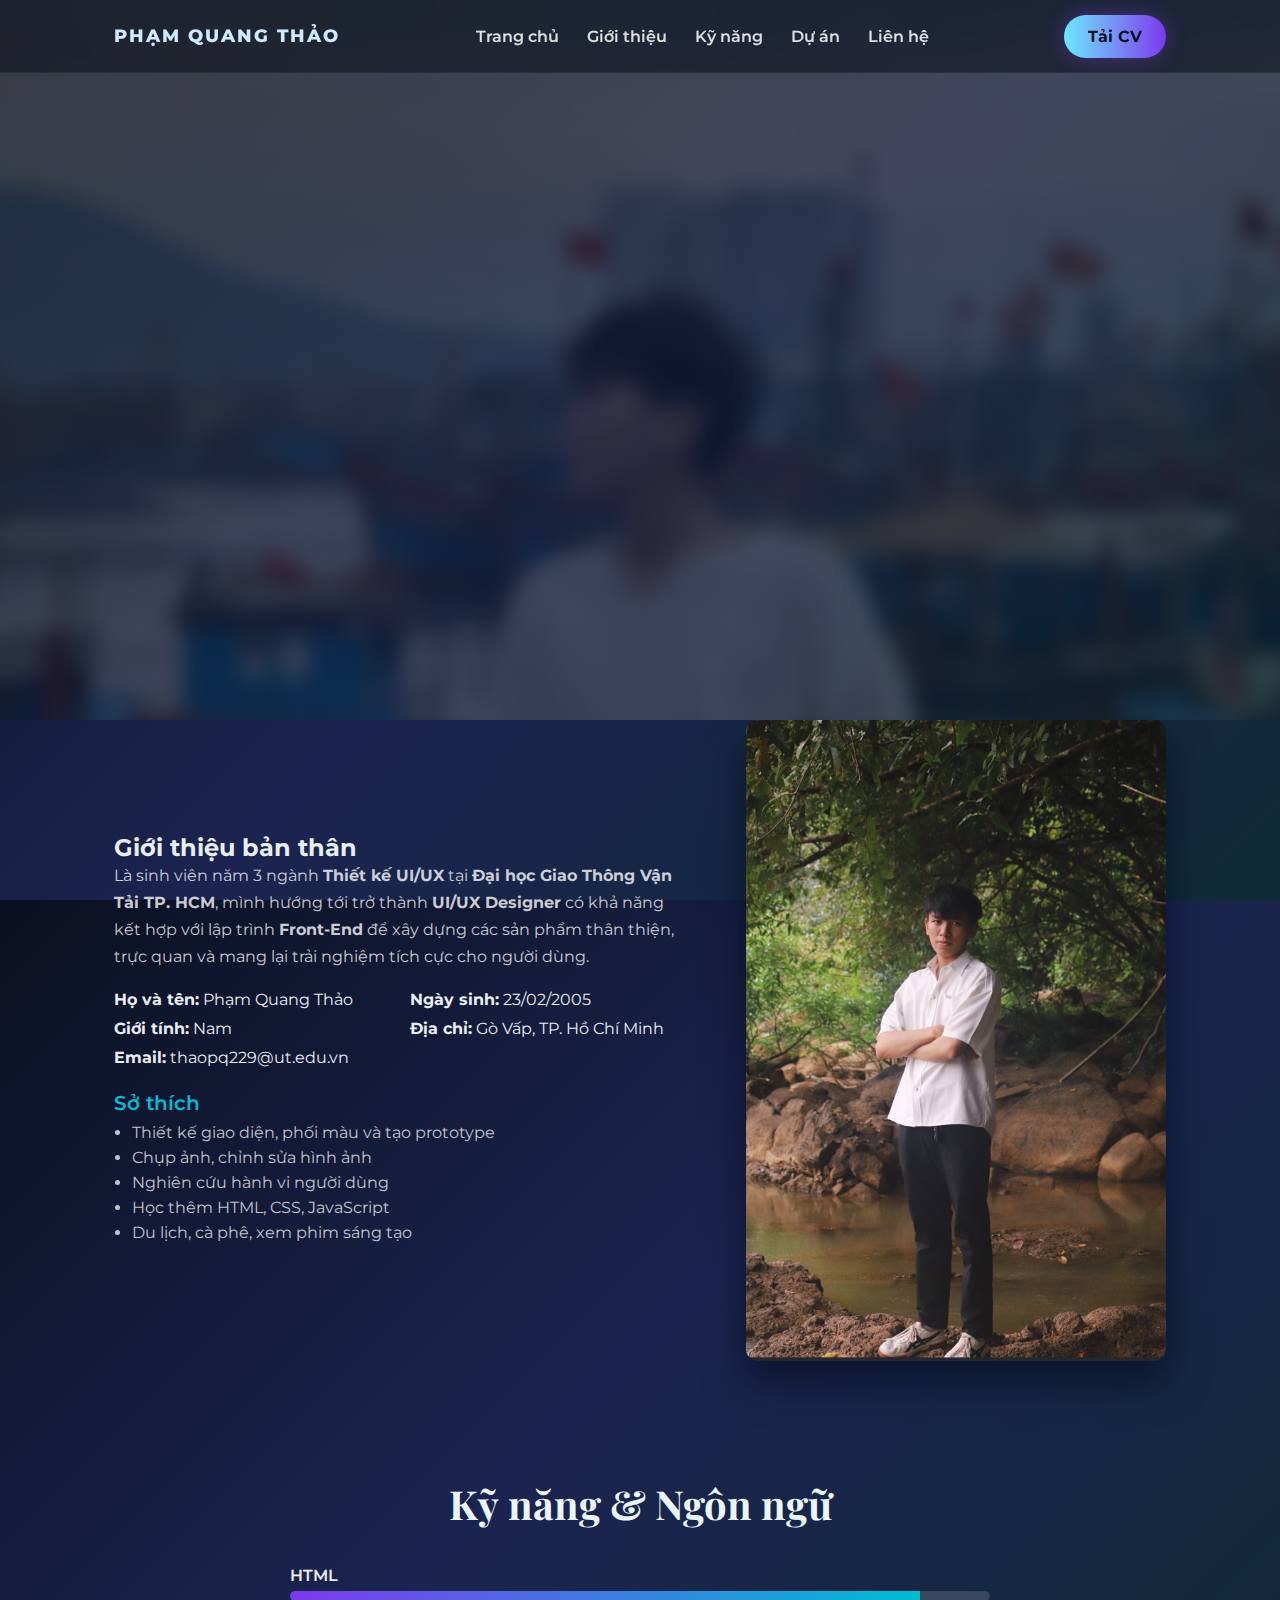
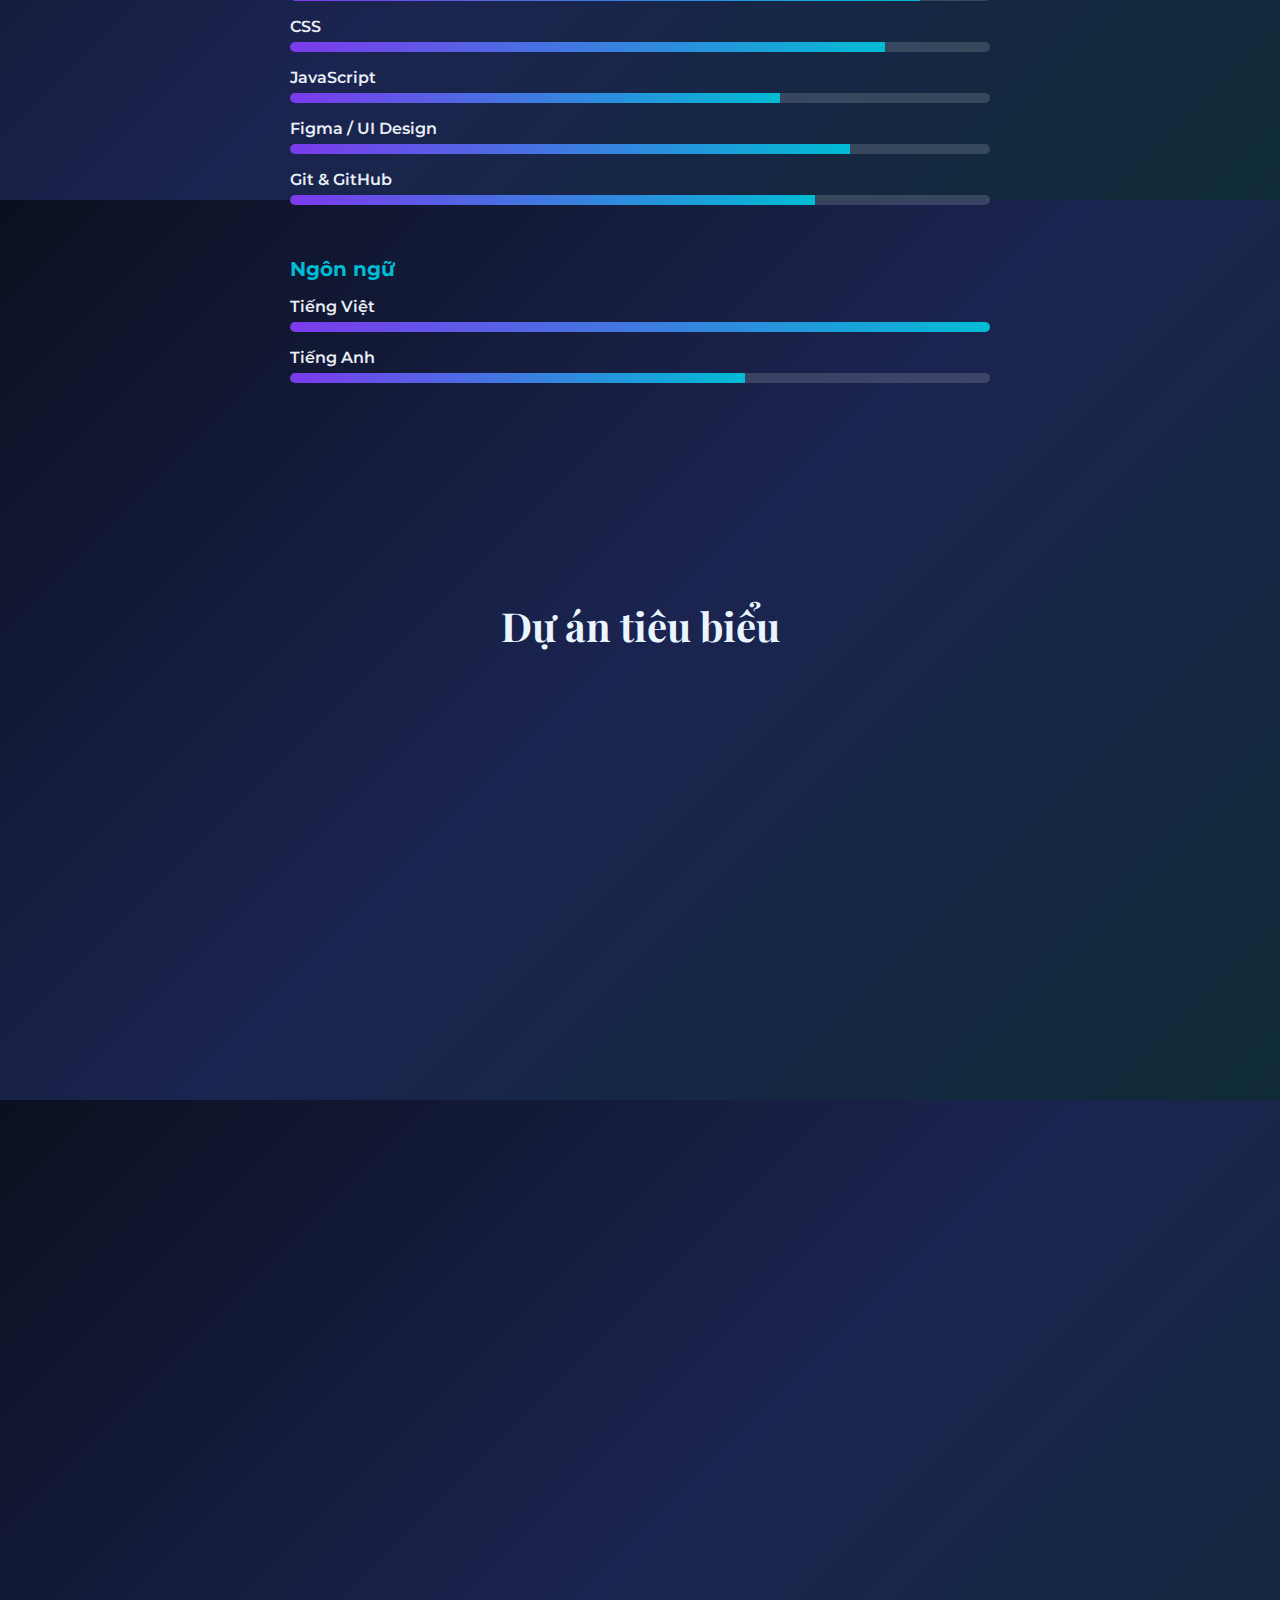
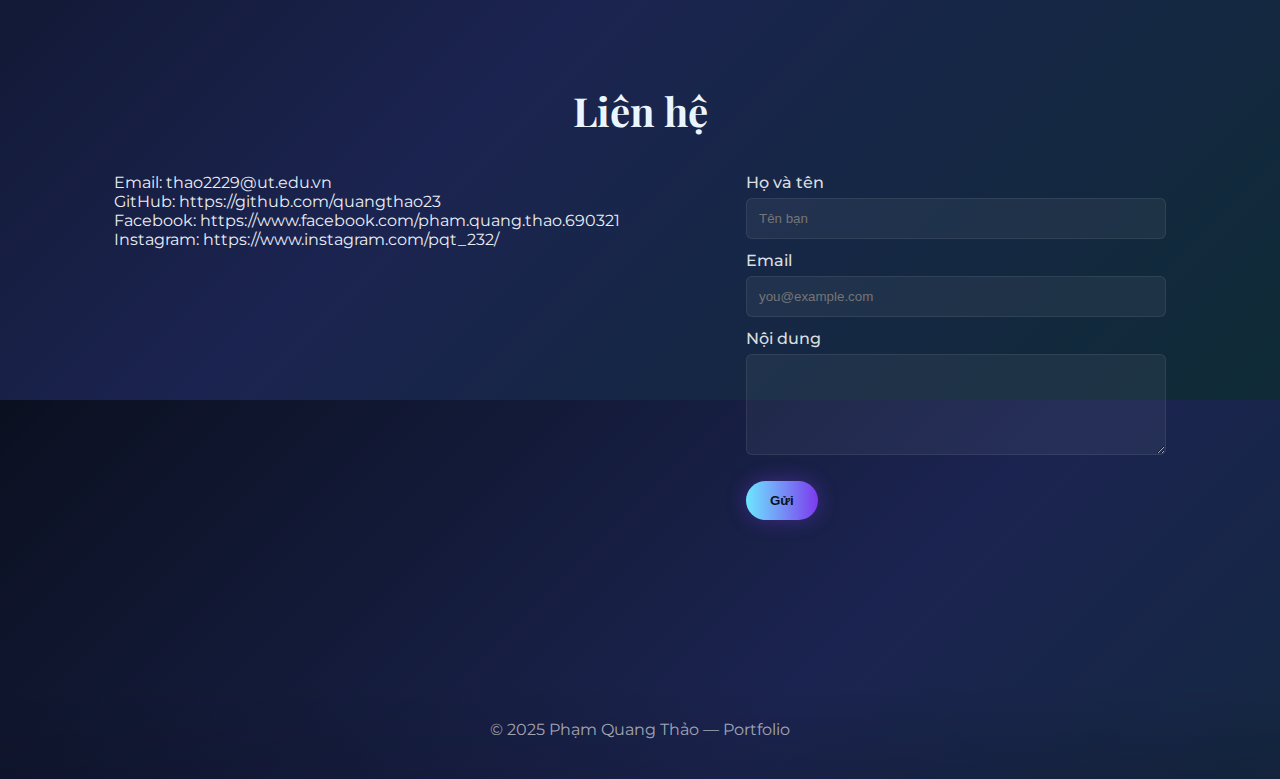
<file: index.html>
<!doctype html>
<html lang="vi">
<head>
  <meta charset="utf-8" />
  <meta name="viewport" content="width=device-width,initial-scale=1" />
  <title>Phạm Quang Thảo — Portfolio</title>
  <link rel="stylesheet" href="style.css">
  <link href="https://fonts.googleapis.com/css2?family=Montserrat:wght@300;400;600;700;800&family=Playfair+Display:wght@600;700&display=swap" rel="stylesheet">
</head>
<body>
  <header class="nav-wrap">
    <nav class="navbar container">
      <div class="brand">PHẠM QUANG THẢO</div>
      <ul class="nav-links">
        <li><a href="#home">Trang chủ</a></li>
        <li><a href="#about">Giới thiệu</a></li>
        <li><a href="#skills">Kỹ năng</a></li>
        <li><a href="#projects">Dự án</a></li>
        <li><a href="#contact">Liên hệ</a></li>
      </ul>
      <a class="primary" href="assets/cv.pdf" target="_blank">Tải CV</a>
    </nav>
  </header>

  <main>
    <section id="home" class="hero">
      <div class="hero-inner container">
        <div class="hero-left">
          <p class="hello">Xin chào, tôi là</p>
          <h1 class="name"><span class="gradient-text">Phạm Quang Thảo</span></h1>
          <p class="subtitle">Front‑End Developer | Sinh viên Đại học GTVT TP. HCM</p>
          <p class="desc">Mong muốn trở thành Front‑End Developer chuyên nghiệp. Yêu thích thiết kế giao diện, responsive và học ReactJS.</p>
          <div class="hero-ctas">
            <a class="primary" href="#">Tải CV</a>
            <a class="link" href="#projects">Xem dự án tiêu biểu →</a>
          </div>

          <div class="socials">
            <a href="#" aria-label="GitHub">GitHub</a>
            <a href="#" aria-label="Instagram">Instagram</a>
            <a href="#" aria-label="Facebook">Facebook</a>
          </div>
        </div>

        <div class="hero-right">
          <div class="avatar-wrap">
            <img src="assets/avarta.jpg" alt="Avatar">
          </div>
        </div>
      </div>
      <div class="bg-overlay" style="background-image: url('assets/avarta.jpg');"></div>
    </section>

<section id="about" class="container about">
  <div class="about-grid">
    <div class="about-left">
      <h2>Giới thiệu bản thân</h2>
      <p class="intro">
        Là sinh viên năm 3 ngành <strong>Thiết kế UI/UX</strong> tại <strong>Đại học Giao Thông Vận Tải TP. HCM</strong>, 
        mình hướng tới trở thành <strong>UI/UX Designer</strong> có khả năng kết hợp với lập trình 
        <strong>Front-End</strong> để xây dựng các sản phẩm thân thiện, trực quan và mang lại trải nghiệm tích cực cho người dùng.
      </p>
      <div class="info-grid">
        <div><strong>Họ và tên:</strong> Phạm Quang Thảo</div>
        <div><strong>Ngày sinh:</strong> 23/02/2005</div>
        <div><strong>Giới tính:</strong> Nam</div>
        <div><strong>Địa chỉ:</strong> Gò Vấp, TP. Hồ Chí Minh</div>
        <div><strong>Email:</strong> thaopq229@ut.edu.vn</div>
      </div>

      <h3 class="subheading">Sở thích</h3>
      <ul class="hobby-list">
        <li>Thiết kế giao diện, phối màu và tạo prototype</li>
        <li>Chụp ảnh, chỉnh sửa hình ảnh</li>
        <li>Nghiên cứu hành vi người dùng</li>
        <li>Học thêm HTML, CSS, JavaScript</li>
        <li>Du lịch, cà phê, xem phim sáng tạo</li>
      </ul>
    </div>

    <div class="about-right">
      <img src="assets/profile-main.png" alt="Profile Image">
    </div>
  </div>
</section>

<section id="skills" class="container skills">
  <h2 class="section-title">Kỹ năng & Ngôn ngữ</h2>
  <div class="skills-wrapper">
    <div class="skill">
      <span>HTML</span>
      <div class="bar"><div class="fill" style="width:90%"></div></div>
    </div>
    <div class="skill">
      <span>CSS</span>
      <div class="bar"><div class="fill" style="width:85%"></div></div>
    </div>
    <div class="skill">
      <span>JavaScript</span>
      <div class="bar"><div class="fill" style="width:70%"></div></div>
    </div>
    <div class="skill">
      <span>Figma / UI Design</span>
      <div class="bar"><div class="fill" style="width:80%"></div></div>
    </div>
    <div class="skill">
      <span>Git & GitHub</span>
      <div class="bar"><div class="fill" style="width:75%"></div></div>
    </div>

    <h3 class="lang-title">Ngôn ngữ</h3>
    <div class="skill">
      <span>Tiếng Việt</span>
      <div class="bar"><div class="fill" style="width:100%"></div></div>
    </div>
    <div class="skill">
      <span>Tiếng Anh</span>
      <div class="bar"><div class="fill" style="width:65%"></div></div>
    </div>
  </div>
</section>


    <section id="projects" class="container projects">
      <h2 class="section-title">Dự án tiêu biểu</h2>
      <div class="project-list">
        <article class="project-card">
          <div class="project-media" style="background-image: url('assets/anh1.webp');"></div>
          <div class="project-info">
            <h3>Personal CV</h3>
            <p>Trang web giới thiệu bản thân, kỹ năng và thông tin cá nhân.</p>
            <p><strong>Công nghệ:</strong> HTML, CSS, JavaScript</p>
            <a class="readmore" href="#">+ Read more</a>
          </div>
        </article>

        <article class="project-card alt">
          <div class="project-info">
            <h3>Mini Portfolio</h3>
            <p>Trang trưng bày sản phẩm cá nhân, responsive bằng Flexbox.</p>
            <p><strong>Công nghệ:</strong> HTML, CSS, Flexbox</p>
            <a class="readmore" href="#">+ Read more</a>
          </div>
          <div class="project-media" style="background-image: url('assets/anh2.jpg');"></div>
        </article>
      </div>
    </section>

    <section id="contact" class="contact container">
      <h2 class="section-title">Liên hệ</h2>
      <div class="contact-grid">
        <div>
          <p>Email: thao2229@ut.edu.vn</p>
          <p>GitHub: https://github.com/quangthao23</p>
          <p>Facebook: https://www.facebook.com/pham.quang.thao.690321</p>
          <p>Instagram: https://www.instagram.com/pqt_232/</p>
        </div>
        <form class="contact-form">
          <label>Họ và tên<input type="text" placeholder="Tên bạn"></label>
          <label>Email<input type="email" placeholder="you@example.com"></label>
          <label>Nội dung<textarea rows="5"></textarea></label>
          <button class="primary" type="submit">Gửi</button>
        </form>
      </div>
    </section>

    <footer class="site-footer">
      <p>© 2025 Phạm Quang Thảo — Portfolio</p>
    </footer>
  </main>

  <script>
    // Simple smooth scroll for nav links
    document.querySelectorAll('.nav-links a, .link').forEach(function(a){
      a.addEventListener('click', function(e){
        if(this.hash){
          e.preventDefault();
          document.querySelector(this.hash).scrollIntoView({behavior:'smooth'});
        }
      });
    });
  </script>
</body>
</html>
</file>
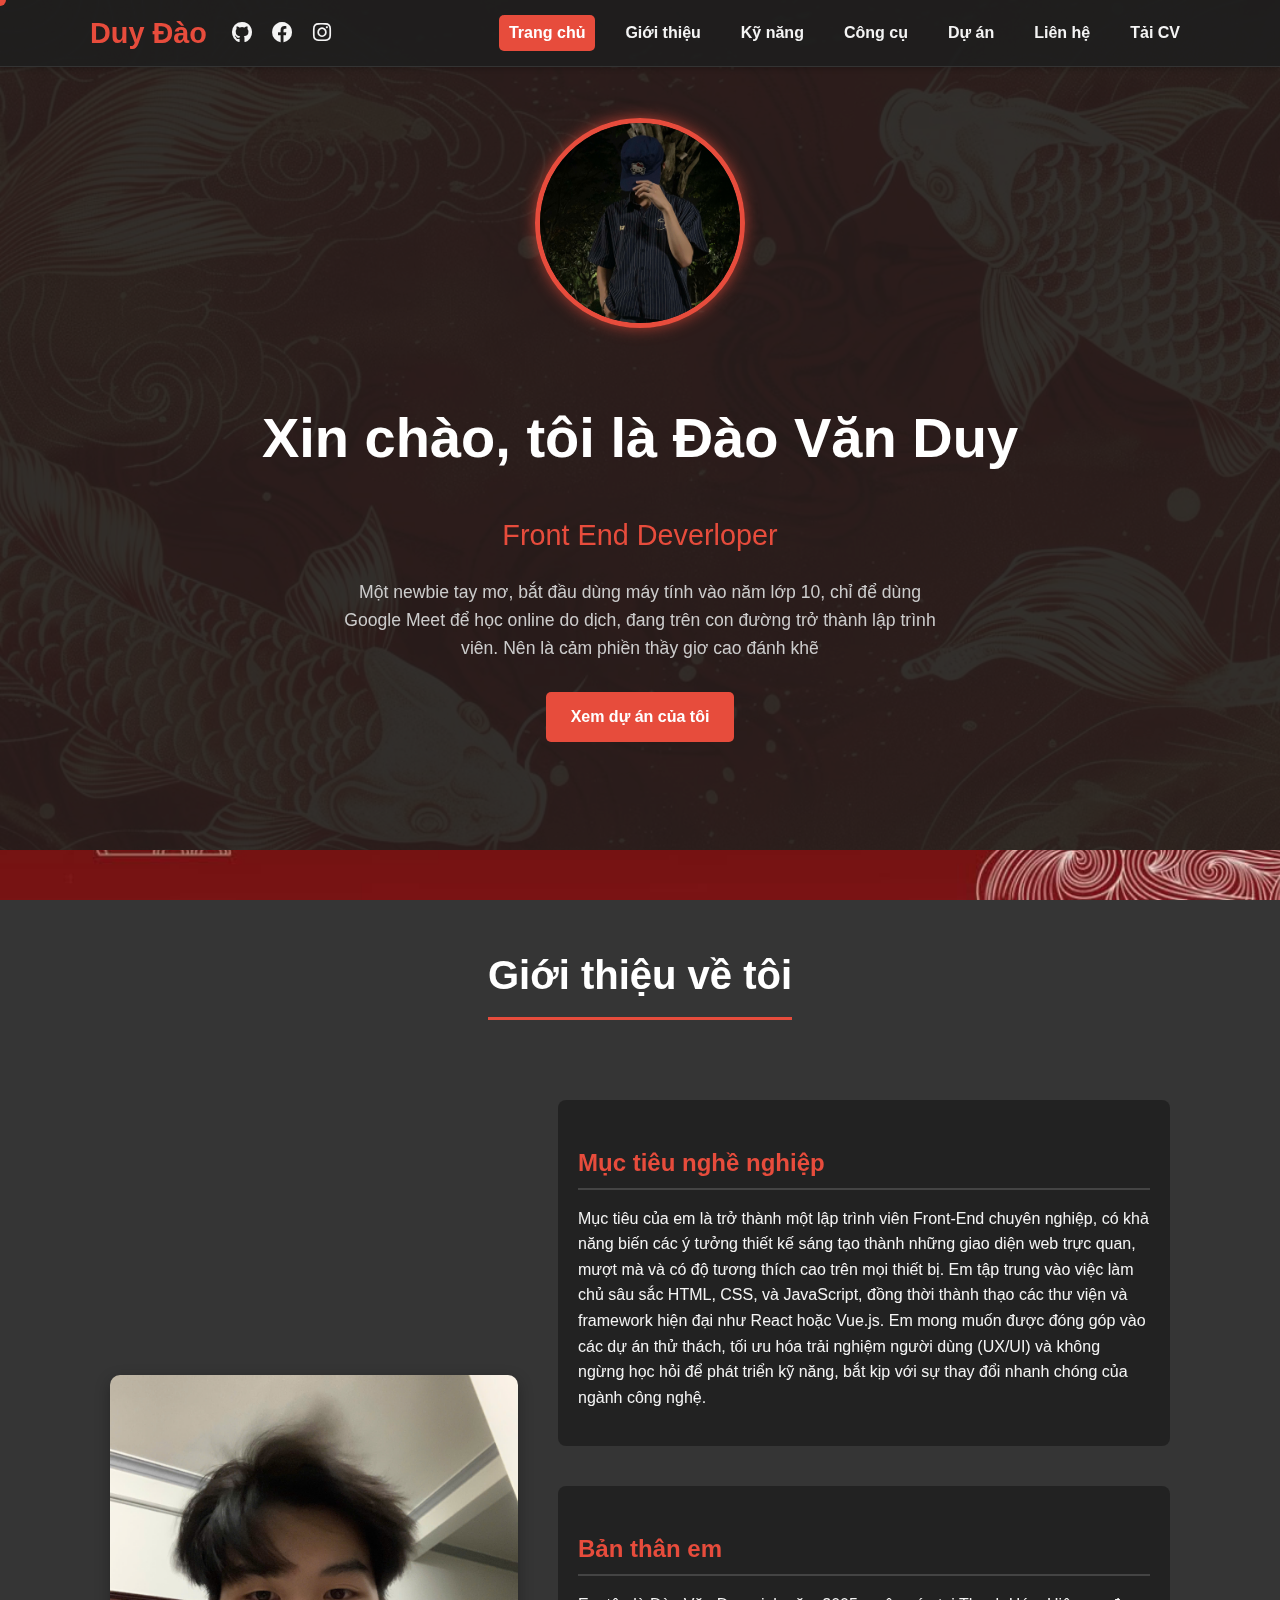
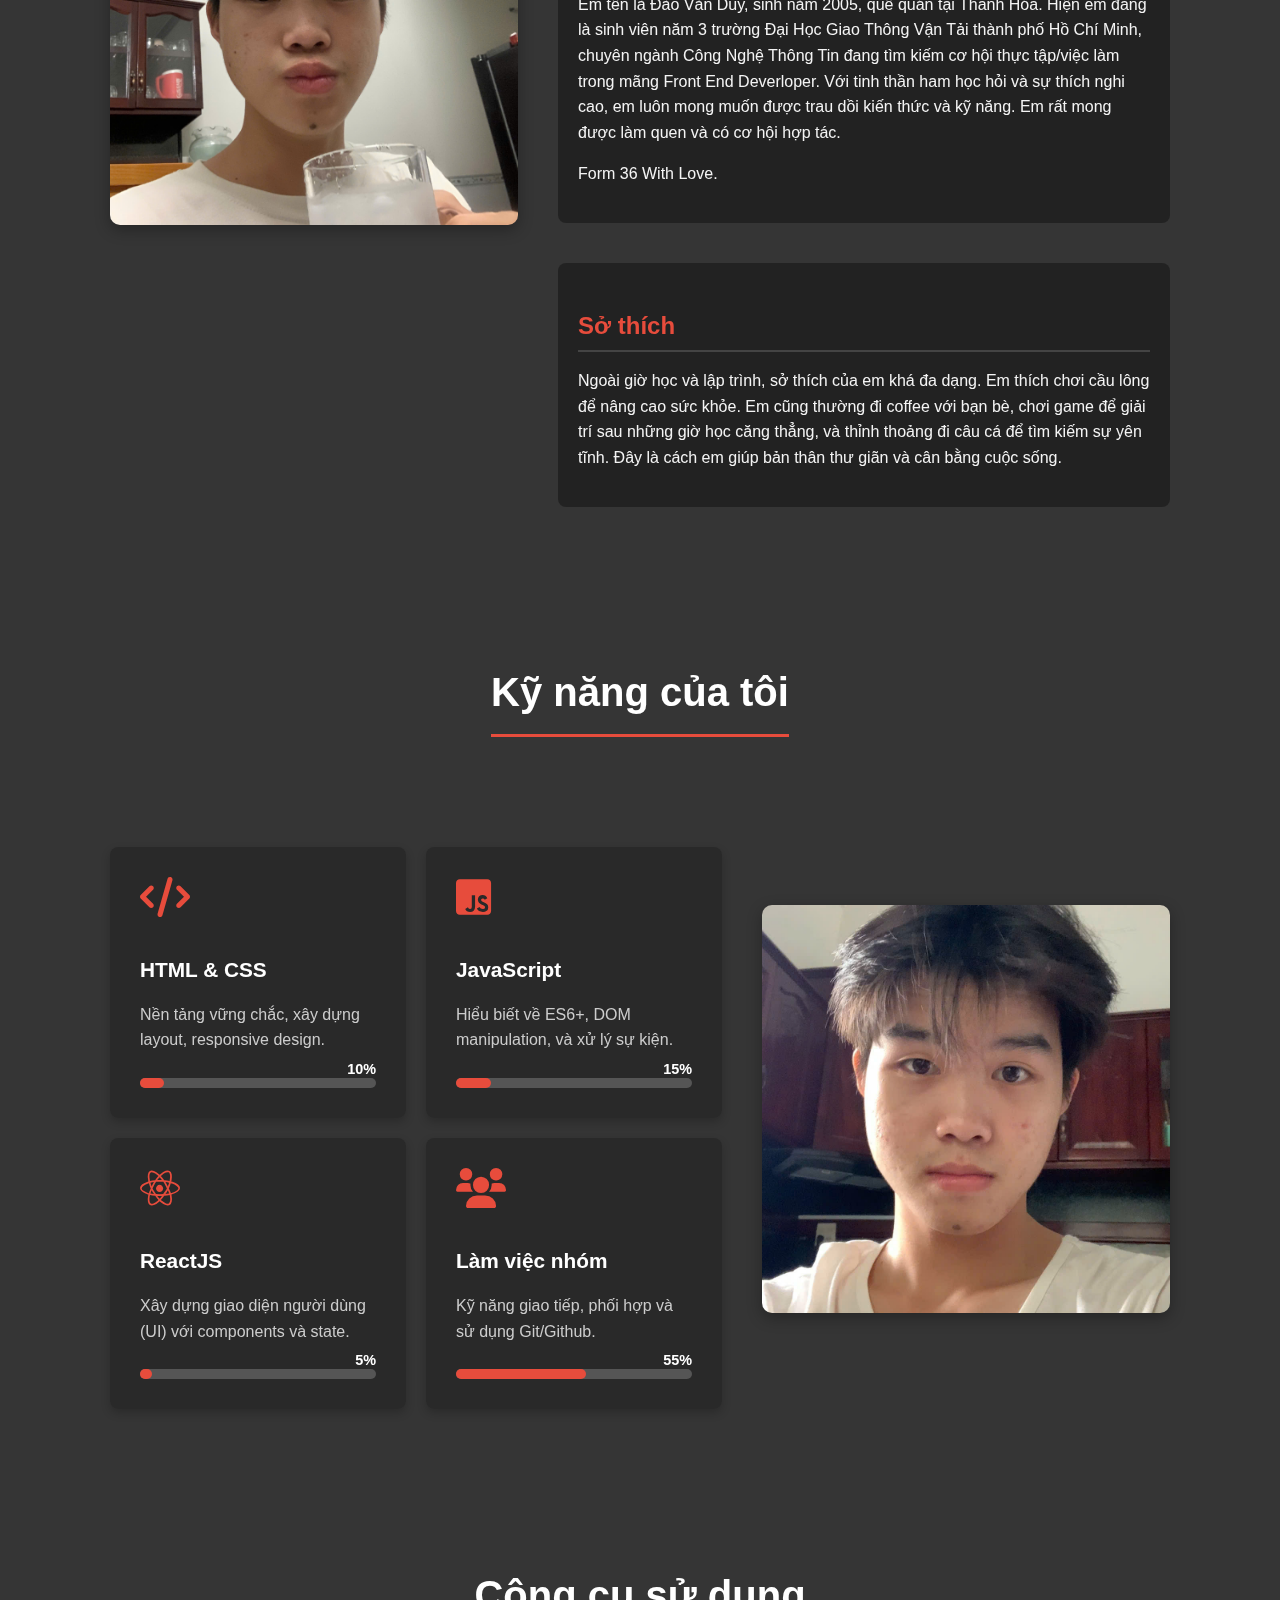
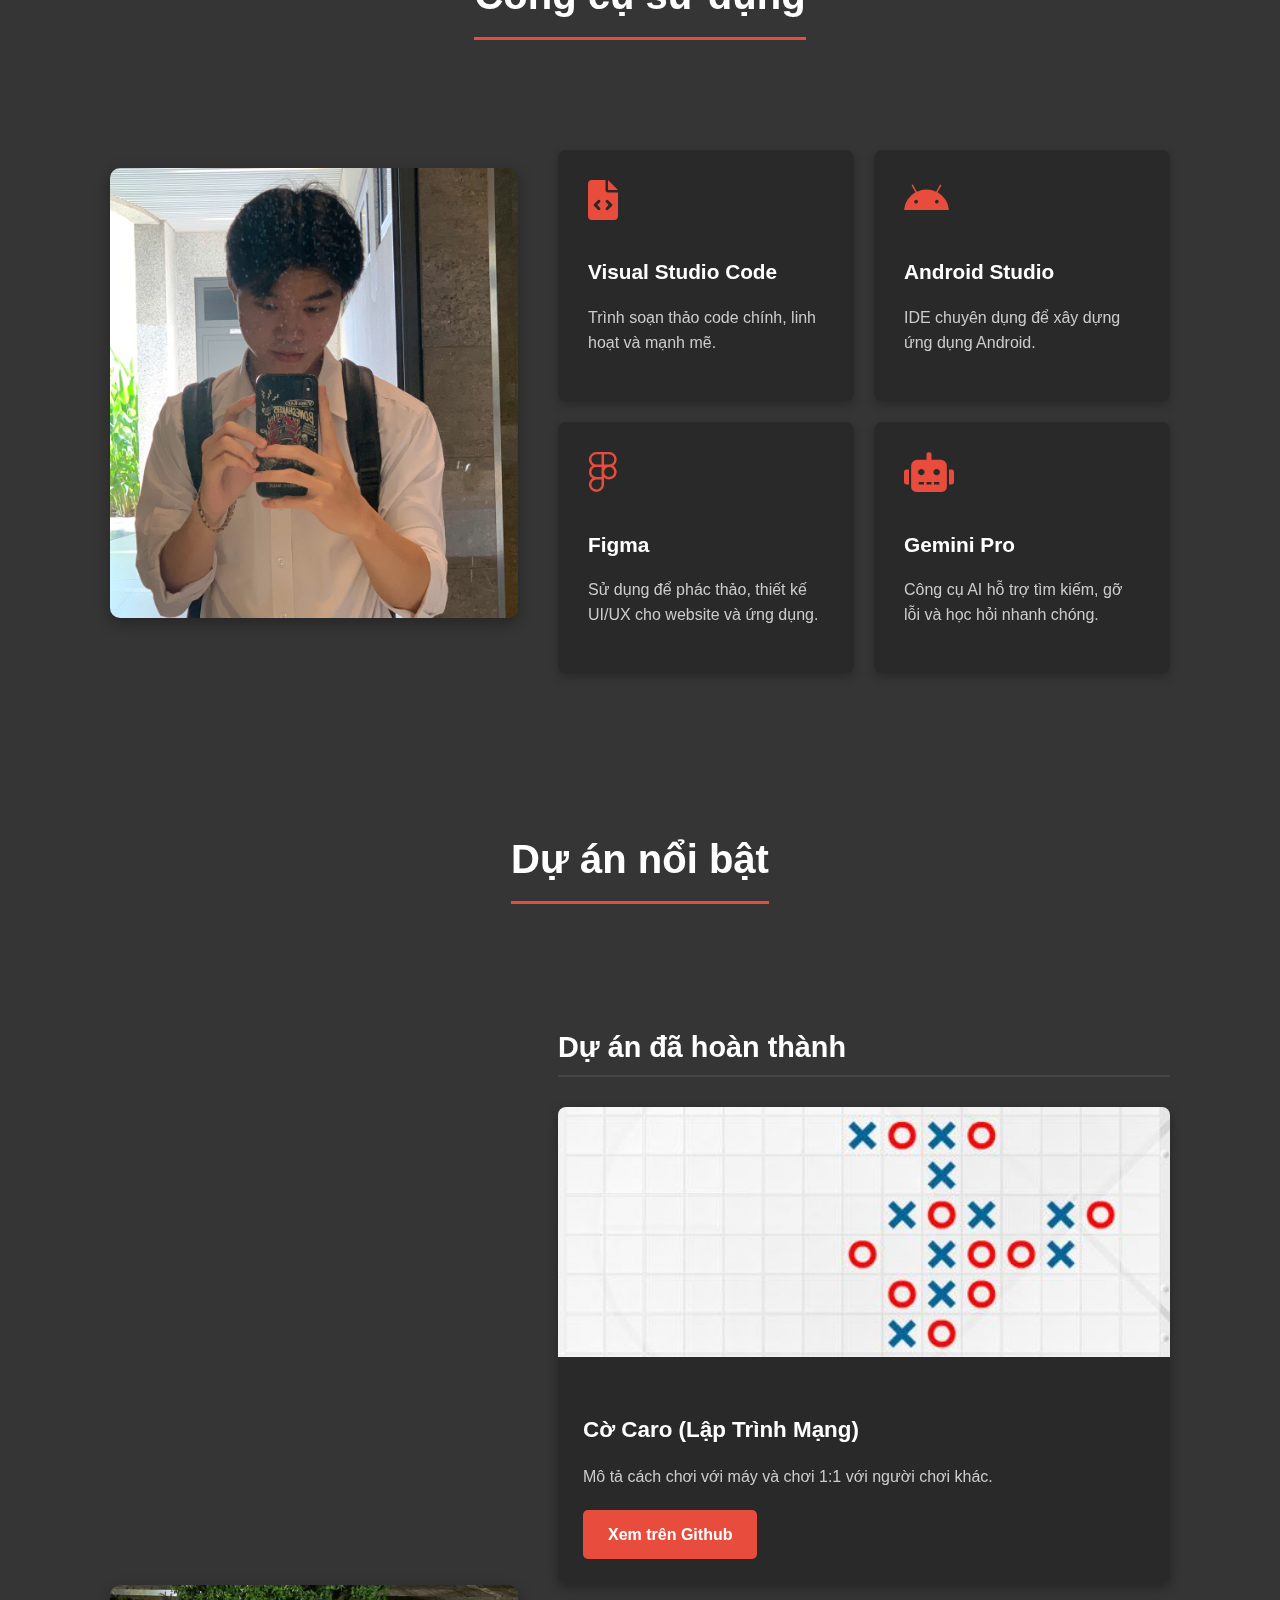
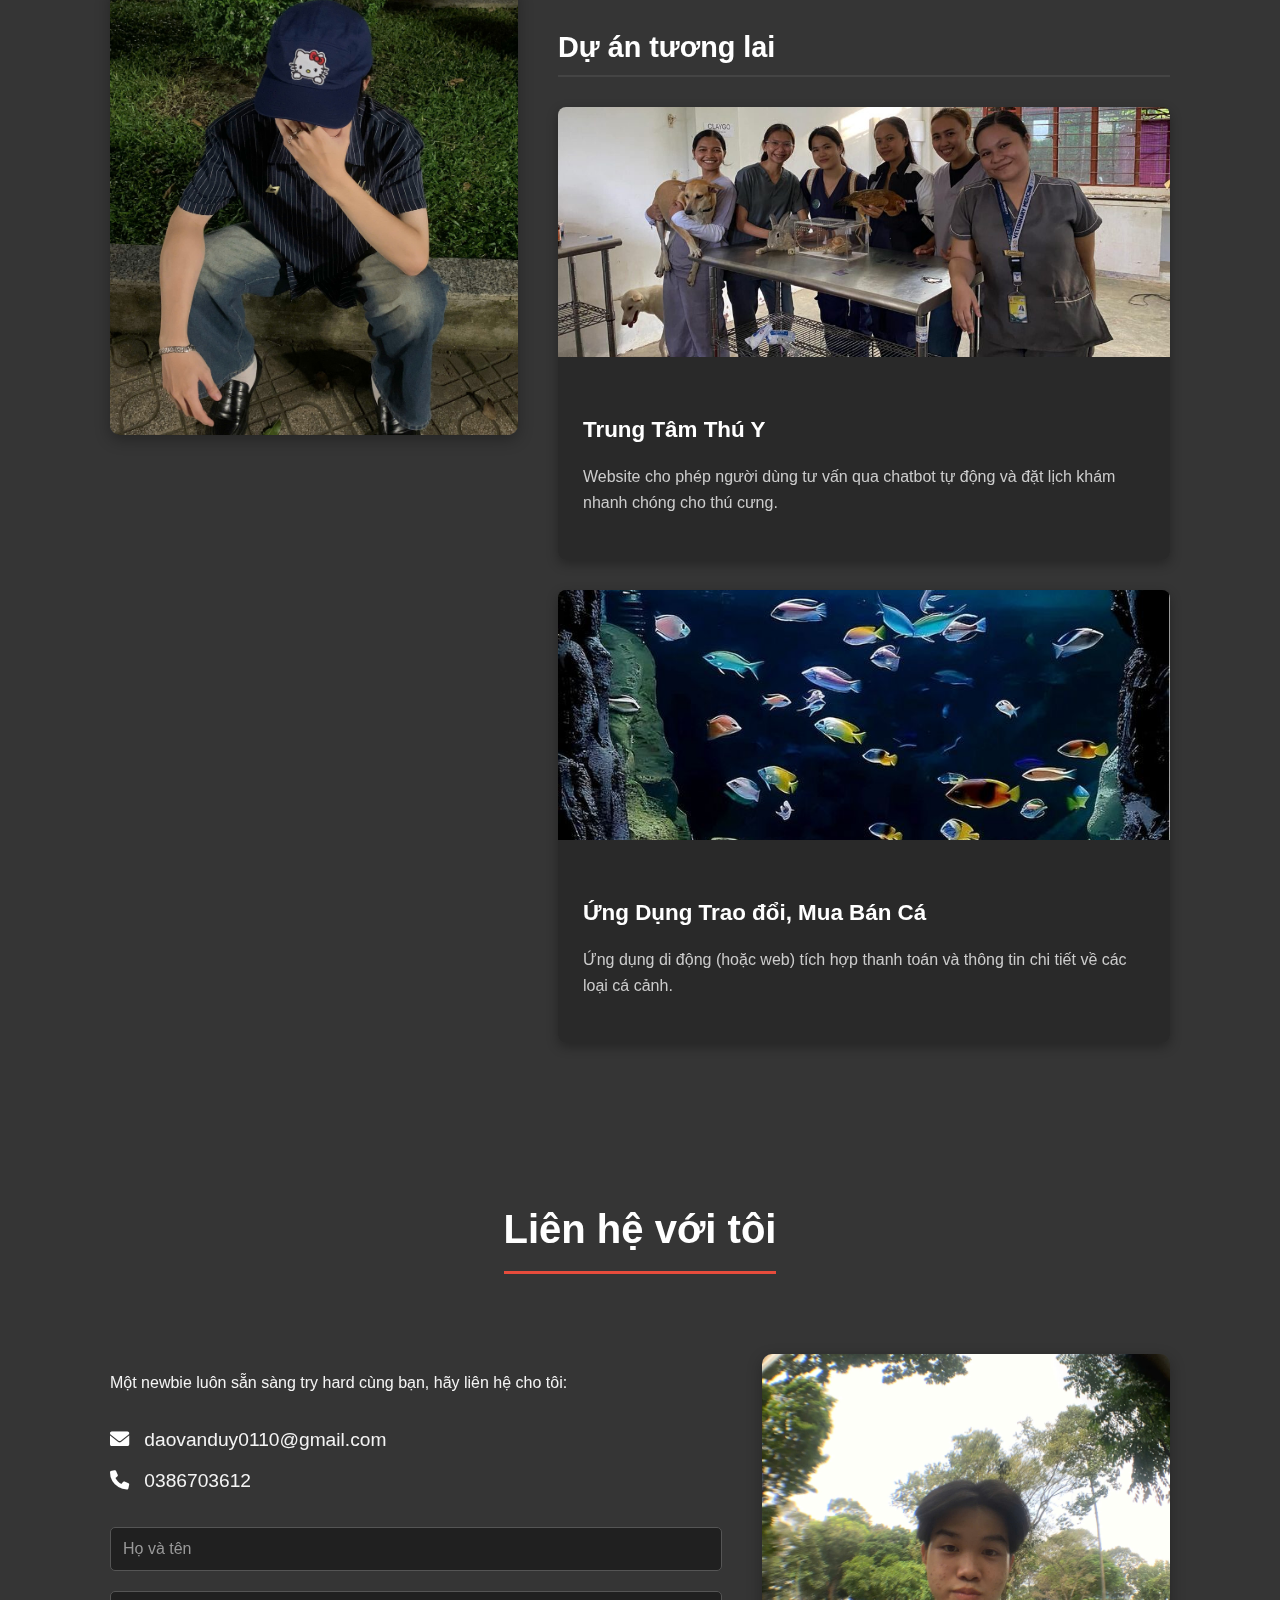
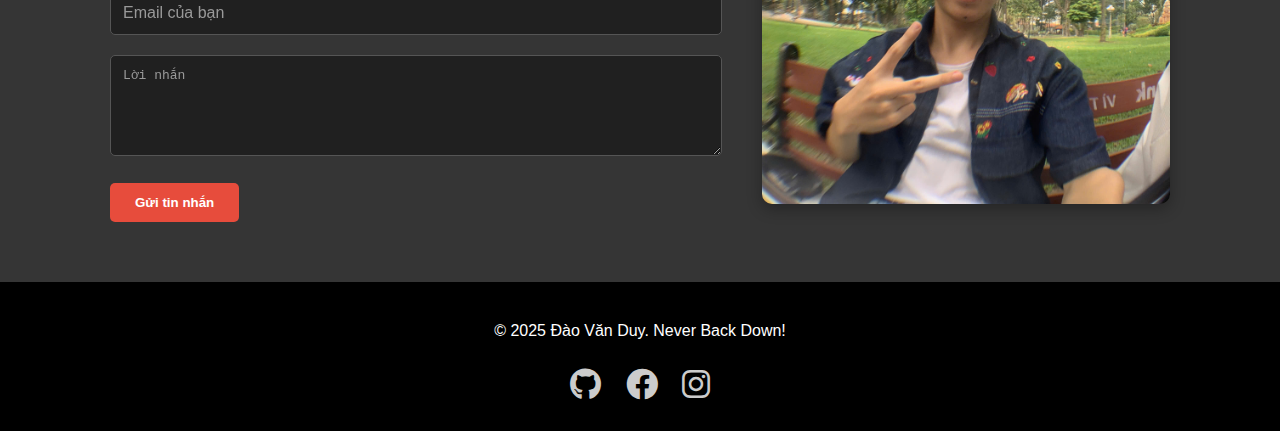
<file: Profile/index.html>
<!DOCTYPE html>
<html lang="vi">
<head>
    <meta charset="UTF-8">
    <meta name="viewport" content="width=device-width, initial-scale=1.0">
    <title>Portfolio | Đào Văn Duy</title>

    <link rel="stylesheet" href="style.css">
    <link rel="stylesheet" href="https://cdnjs.cloudflare.com/ajax/libs/font-awesome/6.0.0-beta3/css/all.min.css">
</head>
<body>

    <div class="custom-cursor"></div>

    <header class="navbar">
        <div class="container">
            
            <div class="logo-container">
                <a href="#home" class="logo">Duy Đào</a>
                <div class="navbar-social-icons">
                    <a href="https://github.com/duyvan90" target="_blank"><i class="fab fa-github"></i></a>
                    <a href="https://facebook.com/duy.daovan.33" target="_blank"><i class="fab fa-facebook"></i></a>
                    <a href="https://instagram.com/jzi_ego" target="_blank"><i class="fab fa-instagram"></i></a>
                </div>
            </div>
            
            <nav>
                <ul>
                    <li><a href="#home">Trang chủ</a></li>
                    <li><a href="#about">Giới thiệu</a></li>
                    <li><a href="#skills">Kỹ năng</a></li>
                    <li><a href="#tools">Công cụ</a></li>
                    <li><a href="#projects">Dự án</a></li>
                    <li><a href="#contact">Liên hệ</a></li>
                    
                    <li>
                        <a href="cv.pdf" class="cv-button" download>Tải CV</a>
                    </li>
                
                </ul>
            </nav>
        </div>
    </header>

    <main>

        <section id="home" class="hero">
            <div class="container">
                <div class="hero-content">
                    <img src="6.jpg" alt="Avatar Đào Văn Duy" class="avatar">

                    <h1>Xin chào, tôi là Đào Văn Duy</h1>
                    <p class="subtitle">Front End Deverloper</p>
                    <p class="description">
                        Một newbie tay mơ, bắt đầu dùng máy tính vào năm lớp 10, chỉ để dùng Google Meet để học online do dịch, đang trên con đường trở thành lập trình viên. Nên là cảm phiền thầy giơ cao đánh khẽ
                    </p>
                    <a href="#projects" class="cta-button">Xem dự án của tôi</a>
                </div>
            </div>
        </section>

        <section id="about" class="about">
            <div class="container">
                <h2>Giới thiệu về tôi</h2>
                
                <div class="section-content-wrapper layout-left">
                    
                    <div class="section-image-container">
                        <img src="9.jpg" alt="Giới thiệu Đào Văn Duy">
                    </div>
                    
                    <div class="section-main-content">
                        <div class="about-content">
                            <div class="about-text">
                                <h3>Mục tiêu nghề nghiệp</h3>
                                <p>Mục tiêu của em là trở thành một lập trình viên Front-End chuyên nghiệp, có khả năng biến các ý tưởng thiết kế sáng tạo thành những giao diện web trực quan, mượt mà và có độ tương thích cao trên mọi thiết bị. Em tập trung vào việc làm chủ sâu sắc HTML, CSS, và JavaScript, đồng thời thành thạo các thư viện và framework hiện đại như React hoặc Vue.js. Em mong muốn được đóng góp vào các dự án thử thách, tối ưu hóa trải nghiệm người dùng (UX/UI) và không ngừng học hỏi để phát triển kỹ năng, bắt kịp với sự thay đổi nhanh chóng của ngành công nghệ.</p>
                            </div>

                            <div class="about-self">
                                <h3>Bản thân em</h3>
                                <p>Em tên là Đào Văn Duy, sinh năm 2005, quê quán tại Thanh Hóa. Hiện em đang là sinh viên năm 3 trường Đại Học Giao Thông Vận Tải thành phố Hồ Chí Minh, chuyên ngành Công Nghệ Thông Tin đang tìm kiếm cơ hội thực tập/việc làm trong mãng Front End Deverloper. Với tinh thần ham học hỏi và sự thích nghi cao, em luôn mong muốn được trau dồi kiến thức và kỹ năng. Em rất mong được làm quen và có cơ hội hợp tác.</p>
                                <p>Form 36 With Love.</p>
                            </div>

                            <div class="about-hobbies">
                                <h3>Sở thích</h3>
                                <p>Ngoài giờ học và lập trình, sở thích của em khá đa dạng. Em thích chơi cầu lông để nâng cao sức khỏe. Em cũng thường đi coffee với bạn bè, chơi game để giải trí sau những giờ học căng thẳng, và thỉnh thoảng đi câu cá để tìm kiếm sự yên tĩnh. Đây là cách em giúp bản thân thư giãn và cân bằng cuộc sống.</p>
                            </div>
                        </div>
                    </div>

                </div>
            </div>
        </section>

        <section id="skills" class="skills">
            <div class="container">
                <h2>Kỹ năng của tôi</h2>

                <div class="section-content-wrapper layout-right">

                    <div class="section-image-container">
                        <img src="10.jpg" alt="Kỹ năng lập trình">
                    </div>

                    <div class="section-main-content">
                        <div class="skills-grid">
                            
                            <div class="skill-card">
                                <i class="fas fa-code"></i>
                                <h3>HTML & CSS</h3>
                                <p>Nền tảng vững chắc, xây dựng layout, responsive design.</p>
                                <div class="skill-bar-container">
                                    <div class="skill-bar" style="width: 10%;"></div>
                                    <span class="skill-percentage">10%</span>
                                </div>
                            </div>
                            
                            <div class="skill-card">
                                <i class="fab fa-js-square"></i>
                                <h3>JavaScript</h3>
                                <p>Hiểu biết về ES6+, DOM manipulation, và xử lý sự kiện.</p>
                                <div class="skill-bar-container">
                                    <div class="skill-bar" style="width: 15%;"></div>
                                    <span class="skill-percentage">15%</span>
                                </div>
                            </div>
                            
                            <div class="skill-card">
                                <i class="fab fa-react"></i>
                                <h3>ReactJS</h3>
                                <p>Xây dựng giao diện người dùng (UI) với components và state.</p>
                                <div class="skill-bar-container">
                                    <div class="skill-bar" style="width: 5%;"></div>
                                    <span class="skill-percentage">5%</span>
                                </div>
                            </div>
                            
                            <div class="skill-card">
                                <i class="fas fa-users"></i>
                                <h3>Làm việc nhóm</h3>
                                <p>Kỹ năng giao tiếp, phối hợp và sử dụng Git/Github.</p>
                                <div class="skill-bar-container">
                                    <div class="skill-bar" style="width: 55%;"></div>
                                    <span class="skill-percentage">55%</span>
                                </div>
                            </div>
                        </div>
                    </div>
                </div>
            </div>
        </section>

        <section id="tools" class="tools">
            <div class="container">
                <h2>Công cụ sử dụng</h2>

                <div class="section-content-wrapper layout-left">

                    <div class="section-image-container">
                        <img src="13.jpg" alt="Công cụ lập trình">
                    </div>

                    <div class="section-main-content">
                        <div class="skills-grid">
                            
                            <div class="skill-card">
                                <i class="fas fa-file-code"></i>
                                <h3>Visual Studio Code</h3>
                                <p>Trình soạn thảo code chính, linh hoạt và mạnh mẽ.</p>
                            </div>

                            <div class="skill-card">
                                <i class="fab fa-android"></i>
                                <h3>Android Studio</h3>
                                <p>IDE chuyên dụng để xây dựng ứng dụng Android.</p>
                            </div>

                            <div class="skill-card">
                                <i class="fab fa-figma"></i>
                                <h3>Figma</h3>
                                <p>Sử dụng để phác thảo, thiết kế UI/UX cho website và ứng dụng.</p>
                            </div>

                            <div class="skill-card">
                                <i class="fas fa-robot"></i>
                                <h3>Gemini Pro</h3>
                                <p>Công cụ AI hỗ trợ tìm kiếm, gỡ lỗi và học hỏi nhanh chóng.</p>
                            </div>

                        </div>
                    </div>
                </div>
            </div>
        </section>

        <section id="projects" class="projects">
            <div class="container">
                <h2>Dự án nổi bật</h2>

                <div class="section-content-wrapper layout-left">

                    <div class="section-image-container">
                        <img src="11.jpg" alt="Dự án lập trình">
                    </div>

                    <div class="section-main-content">
                        <h3 class="project-subtitle">Dự án đã hoàn thành</h3>
                        <div class="project-grid">
                            <div class="project-card">
                                <a href="https://github.com/ToriToriisme/LapTrinhMang" target="_blank">
                                    <img src="Cờ Caro.jpg" alt="Ảnh dự án Cờ Caro">
                                </a>
                                <div class="project-info">
                                    <h3>Cờ Caro (Lập Trình Mạng)</h3>
                                    <p>Mô tả cách chơi với máy và chơi 1:1 với người chơi khác.</p>
                                    <a href="https://github.com/ToriToriisme/LapTrinhMang" target="_blank" class="cta-button">Xem trên Github</a>
                                </div>
                            </div>
                        </div> 
                        
                        <h3 class="project-subtitle">Dự án tương lai</h3>
                        <div class="project-grid">
                            <div class="project-card">
                                <img src="7.jpg" alt="Ảnh dự án Trung Tâm Thú Y">
                                <div class="project-info">
                                    <h3>Trung Tâm Thú Y</h3>
                                    <p>Website cho phép người dùng tư vấn qua chatbot tự động và đặt lịch khám nhanh chóng cho thú cưng.</p>
                                    
                                </div>
                            </div>
                            <div class="project-card">
                                <img src="8.jpg" alt="Ảnh dự án Ứng Dụng Mua Bán Cá">
                                <div class="project-info">
                                    <h3>Ứng Dụng Trao đổi, Mua Bán Cá</h3>
                                    <p>Ứng dụng di động (hoặc web) tích hợp thanh toán và thông tin chi tiết về các loại cá cảnh.</p>
                                    
                                </div>
                            </div>
                        </div>
                    </div>
                </div>
            </div>
        </section>

        <section id="contact" class="contact">
            <div class="container">
                <h2>Liên hệ với tôi</h2>

                <div class="section-content-wrapper layout-right">

                    <div class="section-image-container">
                        <img src="12.jpg" alt="Liên hệ Đào Văn Duy">
                    </div>
                    
                    <div class="section-main-content">
                        <p>Một newbie luôn sẵn sàng try hard cùng bạn, hãy liên hệ cho tôi:</p>
                        <div class="contact-info">
                            <p><i class="fas fa-envelope"></i> daovanduy0110@gmail.com</p>
                            <p><i class="fas fa-phone"></i> 0386703612</p>
                        </div>

                        <form action="#" class="contact-form">
                            <div class="form-group">
                                <input type="text" name="name" placeholder="Họ và tên" required>
                            </div>
                            <div class="form-group">
                                <input type="email" name="email" placeholder="Email của bạn" required>
                            </div>
                            <div class="form-group">
                                <textarea name="message" rows="5" placeholder="Lời nhắn" required></textarea>
                            </div>
                            <button type="submit" class="cta-button">Gửi tin nhắn</button>
                        </form>
                    </div>
                </div>
            </div>
        </section>
    </main>

    <footer class="footer">
        <div class="container">
            <p>&copy; 2025 Đào Văn Duy. Never Back Down!</p>
            
            <div class="social-links">
                <a href="https://github.com/duyvan90" target="_blank"><i class="fab fa-github"></i></a>
                <a href="https://facebook.com/duy.daovan.33" target="_blank"><i class="fab fa-facebook"></i></a>
                <a href="https://instagram.com/jzi_ego" target="_blank"><i class="fab fa-instagram"></i></a>
            </div>
        </div>
    </footer>

    <script>
        // Chờ cho toàn bộ nội dung HTML được tải xong rồi mới chạy script
        document.addEventListener('DOMContentLoaded', () => {
            
            // --- PHẦN 1: ACTIVE LINK KHI CUỘN TRANG ---
            
            // Lấy tất cả các section có ID và tất cả các link nav (trừ nút CV)
            const sections = document.querySelectorAll('section[id]');
            const navLinks = document.querySelectorAll('.navbar nav a:not(.cv-button)');

            // Hàm để cập nhật class 'navbar-active'
            const updateActiveLink = (id) => {
                navLinks.forEach(link => {
                    link.classList.remove('navbar-active'); // Xóa active của tất cả
                });
                // Thêm active cho link tương ứng với section ID
                const activeLink = document.querySelector(`.navbar nav a[href="#${id}"]`);
                if (activeLink) {
                    activeLink.classList.add('navbar-active');
                }
            };

            // Sử dụng IntersectionObserver để theo dõi khi nào section đi vào màn hình
            const observer = new IntersectionObserver((entries) => {
                const intersectingEntries = entries.filter(entry => entry.isIntersecting);
                
                if (intersectingEntries.length > 0) {
                    // Sắp xếp để lấy section ở gần đỉnh màn hình nhất
                    intersectingEntries.sort((a, b) => {
                        return a.boundingClientRect.top - b.boundingClientRect.top;
                    });
                    // Lấy ID của section đó và cập nhật active link
                    const activeId = intersectingEntries[0].target.id;
                    updateActiveLink(activeId);
                }
            }, { 
                threshold: 0.5 // Kích hoạt khi 50% section hiển thị
            });

            // Áp dụng Observer cho tất cả các section
            sections.forEach(section => {
                observer.observe(section);
            });

            // --- PHẦN 2: CUỘN MƯỢT KHI NHẤN LINK NAV ---
            
            navLinks.forEach(link => {
                link.addEventListener('click', (e) => {
                    e.preventDefault(); // Ngăn hành vi nhảy trang mặc định
                    const id = link.getAttribute('href').substring(1); // Lấy ID (bỏ dấu #)
                    const targetElement = document.getElementById(id);

                    if (targetElement) {
                        updateActiveLink(id); // Cập nhật active link ngay khi nhấn
                        
                        // Thực hiện cuộn mượt đến section đó
                        targetElement.scrollIntoView({
                            behavior: 'smooth'
                        });
                    }
                });
            });

            // --- PHẦN 3: ĐIỀU KHIỂN CON TRỎ CHUỘT TÙY CHỈNH ---
            
            // Lấy phần tử chấm tròn đỏ
            const cursorDot = document.querySelector('.custom-cursor');

            // Thêm sự kiện theo dõi di chuyển chuột trên toàn bộ cửa sổ
            window.addEventListener('mousemove', (e) => {
                // Lấy vị trí X và Y của con trỏ chuột
                const posX = e.clientX;
                const posY = e.clientY;
                
                // Cập nhật vị trí (style top/left) của chấm tròn đỏ
                if (cursorDot) { 
                    cursorDot.style.left = `${posX}px`;
                    cursorDot.style.top = `${posY}px`;
                }
            });
            // --- HẾT PHẦN 3 ---
        });
    </script>

</body>
</html>
</file>
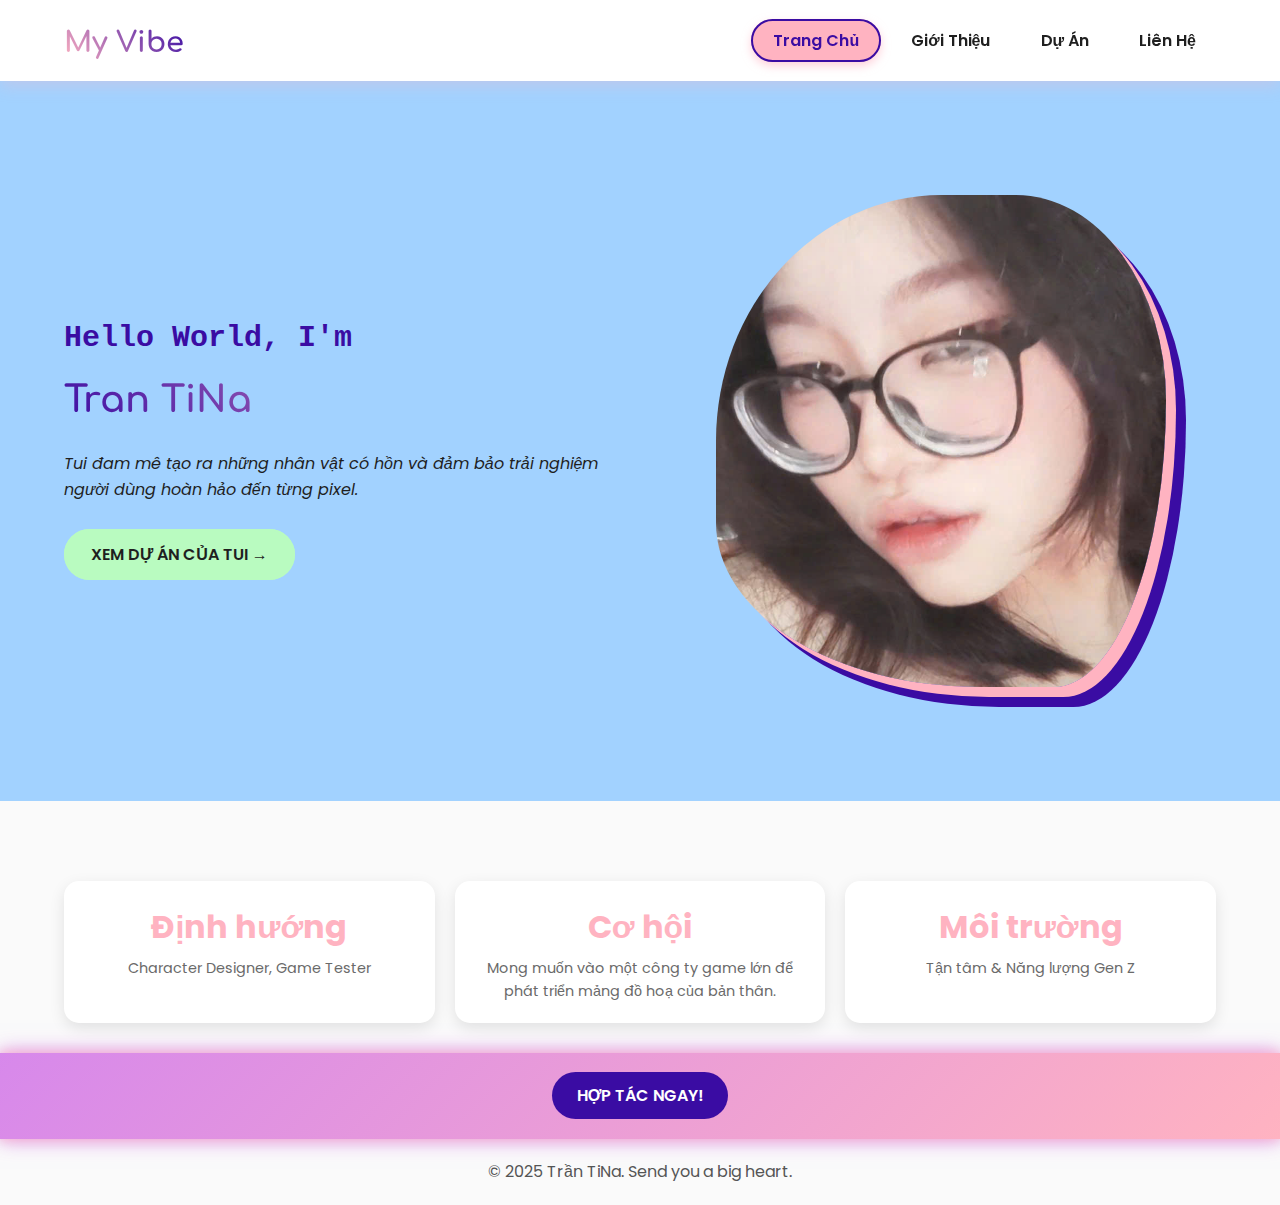
<file: TiNa/index.html>
<!DOCTYPE html>
<html lang="vi">
<head>
    <meta charset="UTF-8">
    <meta name="viewport" content="width=device-width, initial-scale=1.0">
    <title>Tran TiNa</title>
    <link rel="stylesheet" href="css/style.css">
    <link href="https://fonts.googleapis.com/css2?family=Comfortaa:wght@400;700&family=Poppins:wght@300;400;600;700&display=swap" rel="stylesheet">
    <link rel="stylesheet" href="https://cdnjs.cloudflare.com/ajax/libs/font-awesome/6.0.0-beta3/css/all.min.css">
    <style>
        /* CSS Riêng cho trang chủ */
        .hero-new {
            display: flex;
            align-items: center;
            padding: 100px 0;
            background-color: var(--color-pastel-blue); 
            min-height: 80vh;
        }
        .hero-content {
            flex: 1;
            padding-right: 50px;
        }
        .hero-image-container {
            flex: 1;
            position: relative;
            display: flex;
            justify-content: center;
        }
        .hero-image-container img {
            width: 85%;
            max-width: 450px;
            height: auto;
            object-fit: cover;
            border-radius: 60% 40% 30% 70% / 60% 50% 70% 40%;
            box-shadow: 10px 10px 0 var(--color-pastel-pink), 20px 20px 0 var(--color-dark-purple); /* Box-shadow kép */
        }
        .hero-content h1 {
            font-family: var(--font-primary);
            font-size: 2.3rem;
            font-weight: 700;
            font-family:var(--font-secondary);
            background: linear-gradient(45deg, var(--color-dark-purple), var(--color-pastel-pink));
            -webkit-background-clip: text;
            -webkit-text-fill-color: transparent;
            color: var(--color-dark-purple);
            margin: 10px 0 20px 0;
        }
        .hero-content h3 {
            font-family: var(--font-secondary);
            font-size: 3.5rem;
            line-height: 1.1;
            color: var(--color-dark-purple);
            margin-bottom: 15px;
        }
        .hero-content .tagline {
            font-style: italic;
            color: var(--color-text-dark);
            margin-bottom: 30px;
        }
        .stats-grid-new {
            display: grid;
            grid-template-columns: repeat(3, 1fr);
            gap: 20px;
            margin-top: 50px;
            padding: 30px 0;
            text-align: center;
        }
        .stat-item-new {
            background-color: white;
            padding: 20px;
            border-radius: 15px;
            box-shadow: 0 5px 15px rgba(0, 0, 0, 0.1);
        }
        .stat-item-new h3 {
            color: var(--color-pastel-pink);
            font-size: 2rem;
            margin-bottom: 5px;
        }
        .stat-item-new p {
            font-size: 0.9rem;
            color: #6a6a6a;
        }
    </style>
</head>
<body>
    <header>
        <div class="container" style="display: flex; justify-content: space-between; align-items: center; padding: 15px 0;">
            <h1 class="logo"><a href="index.html">My Vibe</a></h1> 
            <nav class="main-nav" id="nav-menu">
                <ul>
                    <li><a href="index.html" class="active">Trang Chủ</a></li>
                    <li><a href="about.html">Giới Thiệu</a></li>
                    <li><a href="portfolio.html">Dự Án</a></li>
                    <li><a href="contact.html">Liên Hệ</a></li>
                </ul>
            </nav>
            <button class="menu-toggle" id="mobile-menu"><i class="fas fa-heart"></i></button>
        </div>
    </header>

    <main>
        <section class="hero-new">
            <div class="container" style="display: flex; align-items: center;">
                <div class="hero-content">
                    <p class="greeting" style="color: var(--color-dark-purple); font-weight: 600; font-family:'Courier New', Courier, monospace; font-size: 30px;">Hello World, I'm</p>
                    <h1>Tran TiNa</h1>
                    <p class="tagline">Tui đam mê tạo ra những nhân vật có hồn và đảm bảo trải nghiệm người dùng hoàn hảo đến từng pixel.</p>
                    
                    <div class="actions" style="margin-top: 40px;">
                        <a href="portfolio.html" class="btn btn-secondary">Xem Dự Án Của Tui →</a>
                    </div>
                </div>
                <div class="hero-image-container">
                    <img src="img/avt2.jpg" alt="Ảnh đại diện Gen Z">
                </div>
            </div>
        </section>
        
        <div class="container stats-grid-new">
            <div class="stat-item-new"><h3>Định hướng</h3><p>Character Designer, Game Tester</p></div>
            <div class="stat-item-new"><h3>Cơ hội</h3><p>Mong muốn vào một công ty game lớn để phát triển mảng đồ hoạ của bản thân.</p></div>
            <div class="stat-item-new"><h3>Môi trường</h3><p>Tận tâm & Năng lượng Gen Z</p></div>
        </div>
        
        <section class="section-pink-bg" style="padding: 30px 0; text-align: center;">
            <div class="container">
                <a href="contact.html" class="btn btn-primary" style="margin-top: 20px;">Hợp Tác Ngay!</a>
            </div>
        </section>
        
    </main>
    <footer>
        <div class="container">
            <p>&copy; 2025 Trần TiNa. Send you a big heart.</p>
    </footer>
    <script src="js/script.js"></script>
</body>
</html>
</file>
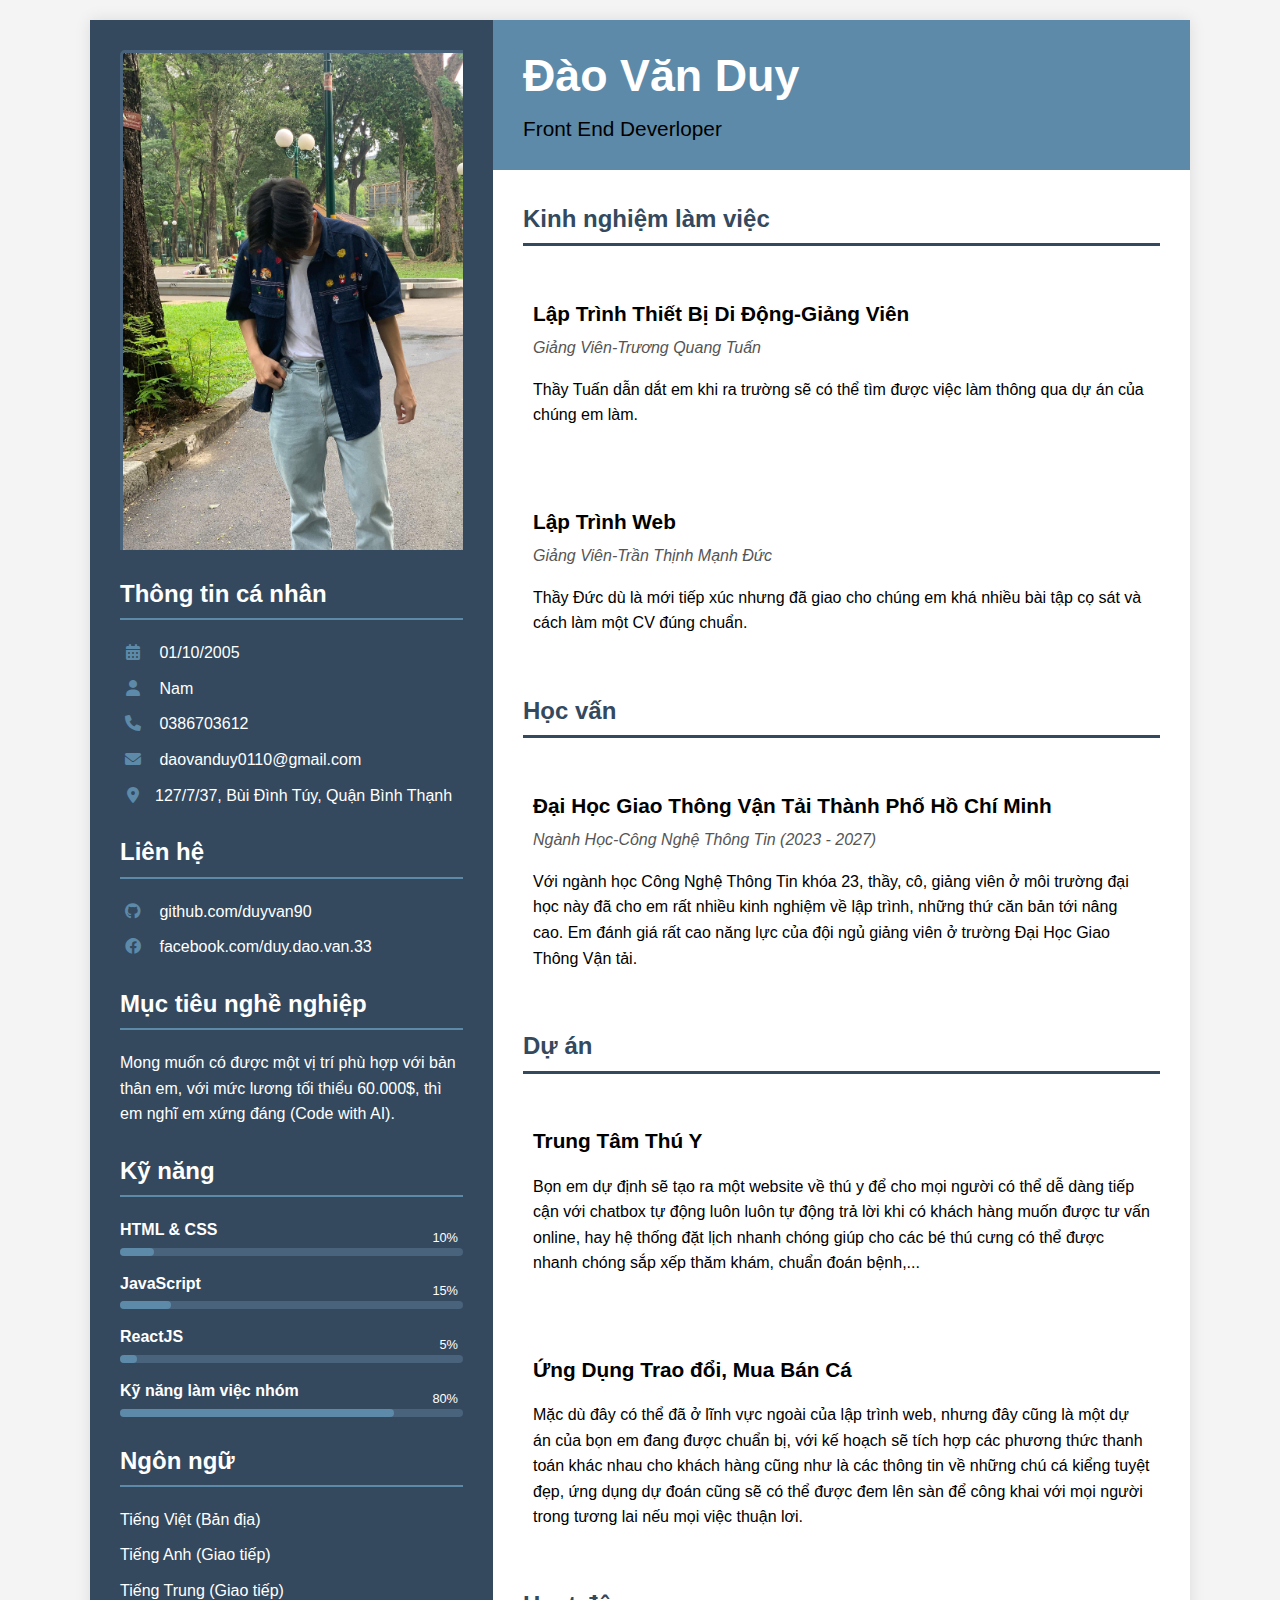
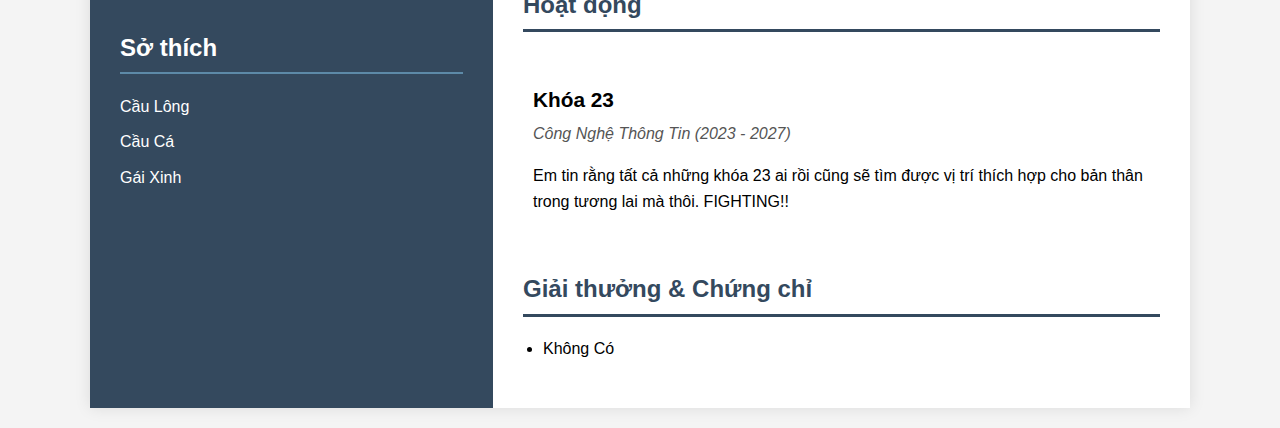
<file: my-portfolio/Welcome Cv.html>
<!DOCTYPE html>
<html lang="vi">
<head>
    <meta charset="UTF-8">
    <meta name="viewport" content="width=device-width, initial-scale=1.0">
    <title>CV Cá Nhân - Đào Văn Duy</title>
    <link rel="stylesheet" href="style.css">
    <link rel="stylesheet" href="https://cdnjs.cloudflare.com/ajax/libs/font-awesome/6.0.0-beta3/css/all.min.css">
</head>
<body>

    <div class="cv-container">

        <aside class="sidebar">
            
            <div class="profile-pic-container">
                <img src="1.jpg" alt="Ảnh cá nhân" class="profile-pic-rect">
            </div>

            <section class="contact-info">
                <h2>Thông tin cá nhân</h2>
                <ul>
                    <li><i class="fa fa-calendar-alt"></i> 01/10/2005</li>
                    <li><i class="fa fa-user"></i> Nam</li>
                    <li><i class="fa fa-phone"></i> 0386703612</li>
                    <li><i class="fa fa-envelope"></i> daovanduy0110@gmail.com</li>
                    <li><i class="fa fa-map-marker-alt"></i>127/7/37, Bùi Đình Túy, Quận Bình Thạnh</li>
                </ul>
            </section>
            
            <section class="contact-links">
                <h2>Liên hệ</h2>
                <ul>
                    <li>
                        <a href="https://github.com/duyvan90" target="_blank">
                            <i class="fab fa-github"></i> github.com/duyvan90
                        </a>
                    </li>
                    <li>
                        <a href="https://www.facebook.com/duy.daovan.33?mibextid=wwXIfr&rdid=6BP5lOXpkJPK7b9B&share_url=https%3A%2F%2Fwww.facebook.com%2Fshare%2F1A4dBa8S4V%2F%3Fmibextid%3DwwXIfr" target="_blank">
                            <i class="fab fa-facebook"></i> facebook.com/duy.dao.van.33
                        </a>
                    </li>
                </ul>
            </section>
            <section class="objective">
                <h2>Mục tiêu nghề nghiệp</h2>
                <p>Mong muốn có được một vị trí phù hợp với bản thân em, với mức lương tối thiểu 60.000$, thì em nghĩ em xứng đáng (Code with AI).</p>
            </section>

            <section class="skills">
                <h2>Kỹ năng</h2>
                <ul>
                    <li>
                        HTML & CSS
                        <div class="skill-bar-container">
                            <div class="skill-bar" style="width: 10%;"></div>
                            <span class="skill-percentage">10%</span>
                        </div>
                    </li>
                    <li>
                        JavaScript
                        <div class="skill-bar-container">
                            <div class="skill-bar" style="width: 15%;"></div>
                            <span class="skill-percentage">15%</span>
                        </div>
                    </li>
                    <li>
                        ReactJS
                        <div class="skill-bar-container">
                            <div class="skill-bar" style="width: 5%;"></div>
                            <span class="skill-percentage">5%</span>
                        </div>
                    </li>
                    <li>
                        Kỹ năng làm việc nhóm
                        <div class="skill-bar-container">
                            <div class="skill-bar" style="width: 80%;"></div> 
                            <span class="skill-percentage">80%</span>
                        </div>
                    </li>
                </ul>
            </section>

            <section class="languages">
                <h2>Ngôn ngữ</h2>
                <ul>
                    <li>Tiếng Việt (Bản địa)</li>
                    <li>Tiếng Anh (Giao tiếp)</li>
                    <li>Tiếng Trung (Giao tiếp)</li>
                </ul>
            </section>

            <section class="hobbies">
                <h2>Sở thích</h2>
                <ul>
                    <li>Cầu Lông</li>
                    <li>Cầu Cá</li>
                    <li>Gái Xinh</li>
                </ul>
            </section>
            
        </aside>

        <main class="main-content">

            <header class="main-header">
                <h1>Đào Văn Duy</h1>
                <h3>Front End Deverloper</h3>
            </header>

            <section class="experience">
                <h2>Kinh nghiệm làm việc</h2>
                <article>
                    <h3>Lập Trình Thiết Bị Di Động-Giảng Viên</h3>
                    <h4>Giảng Viên-Trương Quang Tuấn</h4>
                    <p>Thầy Tuấn dẫn dắt em khi ra trường sẽ có thể tìm được việc làm thông qua dự án của chúng em làm.</p>
                </article>
                <article>
                    <h3>Lập Trình Web</h3>
                    <h4>Giảng Viên-Trần Thịnh Mạnh Đức</h4>
                    <p>Thầy Đức dù là mới tiếp xúc nhưng đã giao cho chúng em khá nhiều bài tập cọ sát và cách làm một CV đúng chuẩn.</p>
                </article>
            </section>

            <section class="education">
                <h2>Học vấn</h2>
                <article>
                    <h3>Đại Học Giao Thông Vận Tải Thành Phố Hồ Chí Minh</h3>
                    <h4>Ngành Học-Công Nghệ Thông Tin (2023 - 2027)</h4>
                    <p>Với ngành học Công Nghệ Thông Tin khóa 23, thầy, cô, giảng viên ở môi trường đại học này đã cho em rất nhiều kinh nghiệm về lập trình, những thứ căn bản tới nâng cao. Em đánh giá rất cao năng lực của đội ngủ giảng viên ở trường Đại Học Giao Thông Vận tải.</p>
                </article>
            </section>

            <section class="projects">
                <h2>Dự án</h2>
                <article>
                    <h3>Trung Tâm Thú Y</h3>
                    <p>Bọn em dự định sẽ tạo ra một website về thú y để cho mọi người có thể dễ dàng tiếp cận với chatbox tự động luôn luôn tự động trả lời khi có khách hàng muốn được tư vấn online, hay hệ thống đặt lịch nhanh chóng giúp cho các bé thú cưng có thể được nhanh chóng sắp xếp thăm khám, chuẩn đoán bệnh,...</p>
                </article>
                 <article>
                    <h3>Ứng Dụng Trao đổi, Mua Bán Cá</h3>
                    <p>Mặc dù đây có thể đã ở lĩnh vực ngoài của lập trình web, nhưng đây cũng là một dự án của bọn em đang được chuẩn bị, với kế hoạch sẽ tích hợp các phương thức thanh toán khác nhau cho khách hàng cũng như là các thông tin về những chú cá kiểng tuyệt đẹp, ứng dụng dự đoán cũng sẽ có thể được đem lên sàn để công khai với mọi người trong tương lai nếu mọi việc thuận lơi.</p>
                </article>
            </section>

            <section class="activities">
                <h2>Hoạt động</h2>
                 <article>
                    <h3>Khóa 23</h3>
                    <h4>Công Nghệ Thông Tin (2023 - 2027)</h4>
                    <p>Em tin rằng tất cả những khóa 23 ai rồi cũng sẽ tìm được vị trí thích hợp cho bản thân trong tương lai mà thôi. FIGHTING!!</p>
                </article>
            </section>

            <section class="awards-certs">
                <h2>Giải thưởng & Chứng chỉ</h2>
                <ul>
                    <li>Không Có</li>
                </ul>
            </section>
            
        </main>
    </div>

</body>
</html>
</file>
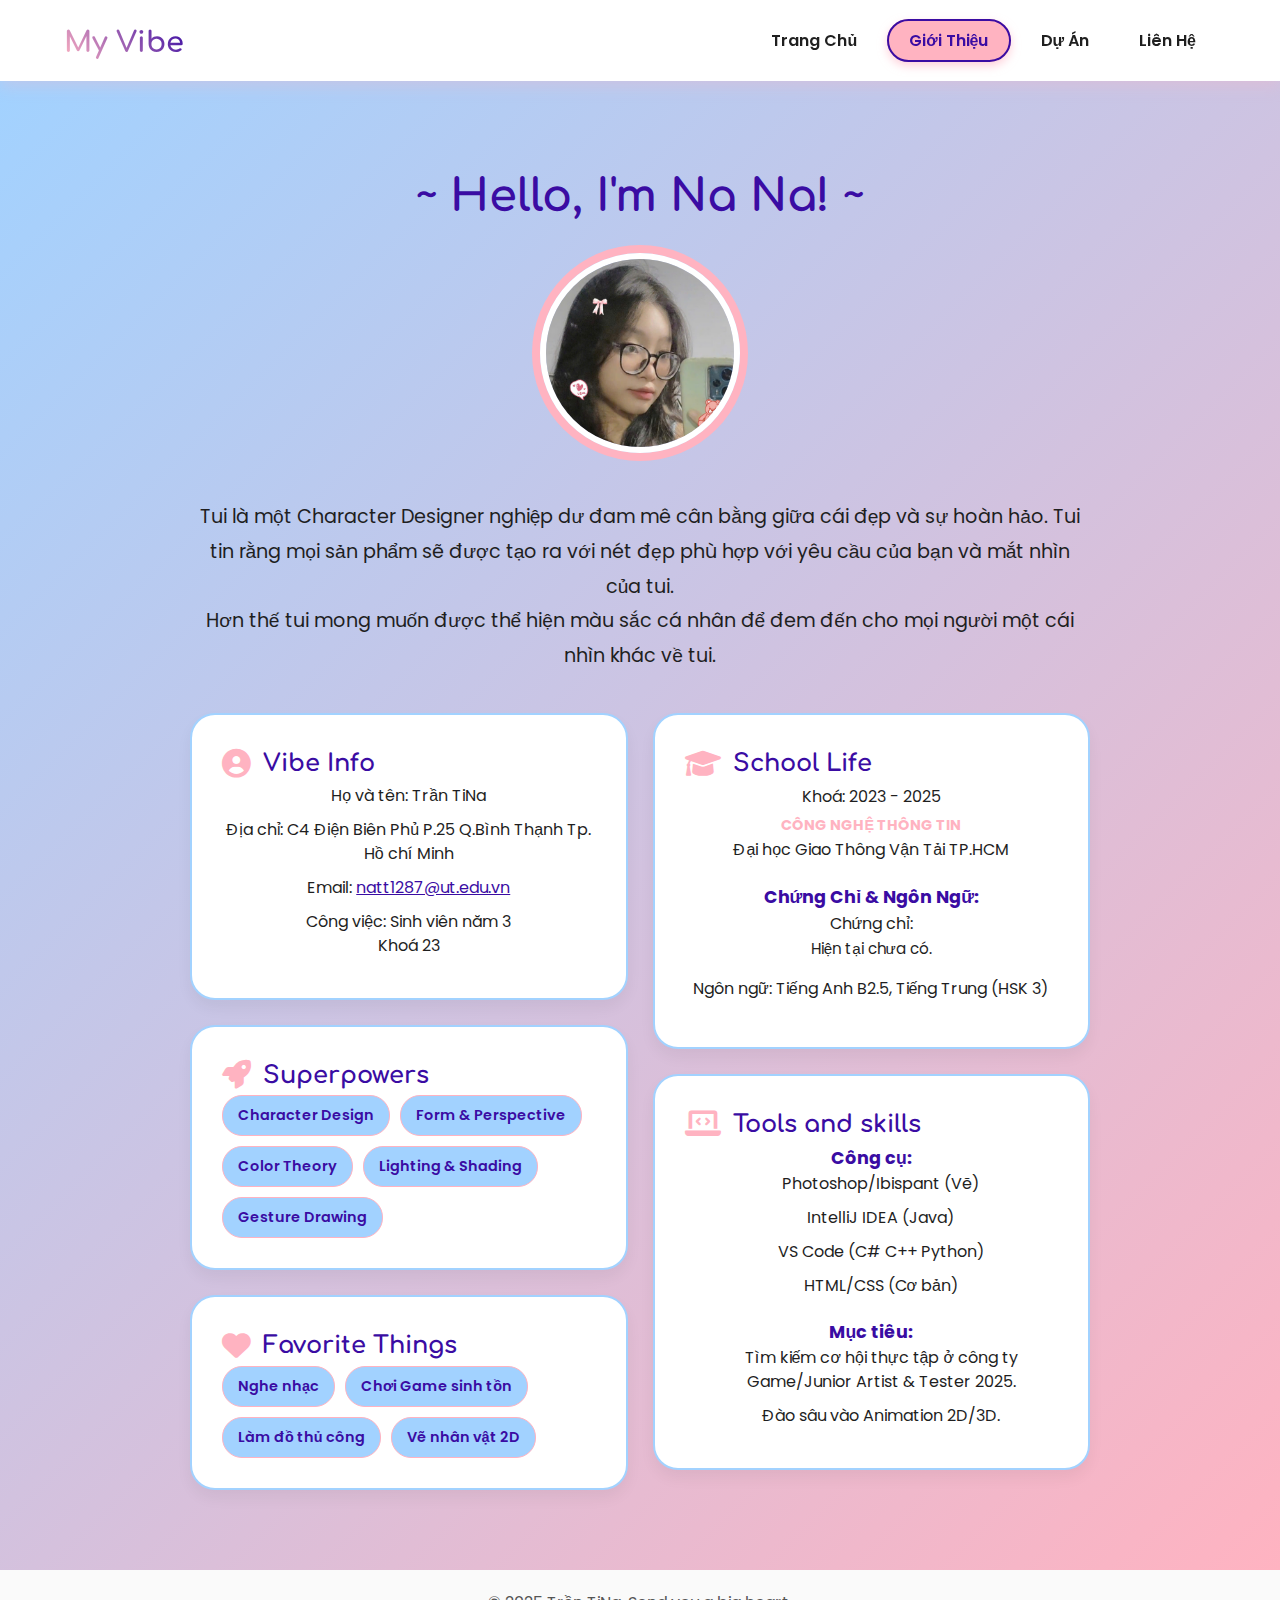
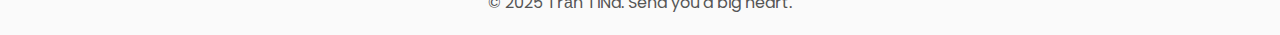
<file: TiNa/about.html>
<!DOCTYPE html>
<html lang="vi">
<head>
    <meta charset="UTF-8">
    <meta name="viewport" content="width=device-width, initial-scale=1.0">
    <title>Giới Thiệu</title>
    <link rel="stylesheet" href="css/style.css">
    <link href="https://fonts.googleapis.com/css2?family=Comfortaa:wght@400;700&family=Poppins:wght@300;400;600;700&display=swap" rel="stylesheet">
    <link rel="stylesheet" href="https://cdnjs.cloudflare.com/ajax/libs/font-awesome/6.0.0-beta3/css/all.min.css">
    <style>
:root {
    --color-pastel-pink: #FFB3C1; 
    --color-pastel-blue: #A2D2FF;
    --color-pastel-mint: #B9FBC0; 
    --color-dark-purple: #3A0CA3; 
    --color-text-dark: #1F1F1F;
    --color-text-light: #F0F0F0;
    --font-primary: 'Poppins', sans-serif;
    --font-secondary: 'Comfortaa', cursive; 
}

        .story-section {
            padding: 80px 0;
            background: linear-gradient(135deg, var(--color-pastel-blue) 0%, var(--color-pastel-pink) 100%); /* Gradient nền */
        }

        .profile-image-box {
            text-align: center;
            margin-bottom: 40px;
        }

        .profile-image-box img {
            width: 200px; 
            height: 200px;
            border-radius: 50%; 
            object-fit: cover;
            border: 6px solid white;
            box-shadow: 0 0 0 8px var(--color-pastel-pink); 
            transition: transform 0.3s;
        }

        .profile-image-box img:hover {
            transform: scale(1.05) rotate(3deg);
        }

        .info-grid {
            display: grid;
            grid-template-columns: 1fr 1fr;
            gap: 25px;
            margin-top: 40px;
        }

        .info-card {
            background-color: white;
            padding: 30px;
            border-radius: 25px; 
            box-shadow: 0 8px 15px rgba(0, 0, 0, 0.05); 
            border: 2px solid var(--color-pastel-blue); 
            transition: transform 0.3s;
        }

        .info-card:hover {
            transform: translateY(-5px);
            box-shadow: 0 10px 20px rgba(0, 0, 0, 0.1);
        }

        .info-card h3 {
            font-family: 'Comfortaa', sans-serif;
            font-size: 1.5rem;
            color: var(--color-dark-purple);
            margin-top: 0;
            display: flex;
            align-items: center;
        }

        .info-card h3 i {
            margin-right: 12px;
            font-size: 1.8rem;
            color: var(--color-pastel-pink); 
        }

        .info-card ul {
            list-style: none;
            padding-left: 0;
        }
        
        .info-card li {
            margin-bottom: 10px;
            font-size: 1rem;
            color: var(--color-text-dark);
            line-height: 1.5;
        }
        
        .tag-list-new {
            display: flex;
            flex-wrap: wrap;
            gap: 10px;
        }

        .tag-list-new span {
            background-color: var(--color-pastel-blue);
            color: var(--color-dark-purple);
            padding: 8px 15px;
            border-radius: 20px;
            font-size: 0.9rem;
            font-weight: 600;
            border: 1px solid var(--color-pastel-pink);
        }
        
        .text-detail {
            margin-bottom: 15px;
            font-size: 1rem;
        }

        .text-detail strong {
            display: block;
            color: var(--color-pastel-pink);
            font-weight: 700;
            margin-top: 5px;
            font-size: 0.9rem;
            text-transform: uppercase;
        }

        /* Sở Thích Cá Nhân */
        .hobbies-section {
            padding: 60px 0;
            background-color: var(--color-pastel-pink);
        }
        .hobbies-grid {
            display: flex;
            justify-content: space-around;
            flex-wrap: wrap;
            margin-top: 30px;
        }
        .hobby-item {
            text-align: center;
            margin: 15px;
            width: 150px;
        }
        .hobby-item img {
            width: 80px;
            height: 80px;
            border-radius: 50%;
            object-fit: cover;
            border: 4px solid white;
            box-shadow: 0 0 0 5px var(--color-pastel-blue);
        }
        .hobby-item p {
            margin-top: 10px;
            font-weight: 600;
            color: white; 
        }
        
        @media (max-width: 768px) {
            .info-grid {
                grid-template-columns: 1fr;
            }
        }
    </style>
</head>
<body>
    <header>
        <div class="container" style="display: flex; justify-content: space-between; align-items: center; padding: 15px 0;">
            <h1 class="logo"><a href="index.html">My Vibe</a></h1>
            <nav class="main-nav" id="nav-menu">
                <ul>
                    <li><a href="index.html">Trang Chủ</a></li>
                    <li><a href="about.html" class="active">Giới Thiệu</a></li>
                    <li><a href="portfolio.html">Dự Án</a></li>
                    <li><a href="contact.html">Liên Hệ</a></li>
                </ul>
            </nav>
            <button class="menu-toggle" id="mobile-menu">
                <i class="fas fa-heart"></i>
            </button>
        </div>
    </header>
    <main>
        <section class="story-section">
            <div class="container">
                <h2 style="font-family: 'Comfortaa', sans-serif; font-size: 2.8rem; color: var(--color-dark-purple); text-align: center; margin-bottom: 20px;">~ Hello, I'm Na Na! ~</h2>
                
                <div class="profile-image-box">
                    <img src="img/avt.jpg" alt="Ảnh đại diện cá nhân">
                </div>
                <div class="content-wrapper" style="max-width: 900px; margin: 0 auto; text-align: center;">
                    <p style="font-size: 1.2rem; line-height: 1.8; color: var(--color-text-dark);">
                        Tui là một Character Designer nghiệp dư đam mê cân bằng giữa cái đẹp và sự hoàn hảo. Tui tin rằng mọi sản phẩm sẽ được tạo ra với nét đẹp phù hợp với yêu cầu của bạn và mắt nhìn của tui.
                        <br>Hơn thế tui mong muốn được thể hiện màu sắc cá nhân để đem đến cho mọi người một cái nhìn khác về tui.
                    </p>
                    
                    <div class="info-grid">
                        
                        <div>
                            <div class="info-card">
                                <h3><i class="fas fa-user-circle"></i> Vibe Info</h3>
                                <ul style="line-height: 1.8;">
                                    <li>Họ và tên: Trần TiNa</li>
                                    <li>Địa chỉ: C4 Điện Biên Phủ P.25 Q.Bình Thạnh Tp. Hồ chí Minh </li>
                                    <li>Email: <a href="mailto:natt1287@ut.edu.vn" style="color: var(--color-dark-purple);">natt1287@ut.edu.vn</a></li>
                                    <li>Công việc: Sinh viên năm 3<br>         Khoá 23<br></li>
                                </ul>
                            </div>

                            <div class="info-card" style="margin-top: 25px;">
                                <h3><i class="fas fa-rocket"></i> Superpowers</h3>
                                <div class="tag-list-new">
                                    <span>Character Design</span>
                                    <span>Form & Perspective</span>
                                    <span>Color Theory</span>
                                    <span>Lighting & Shading</span>
                                    <span>Gesture Drawing</span>
                                </div>
                            </div>
                            
                            <div class="info-card" style="margin-top: 25px;">
                                <h3><i class="fas fa-heart"></i> Favorite Things</h3>
                                <div class="tag-list-new">
                                    <span>Nghe nhạc</span>
                                    <span>Chơi Game sinh tồn</span>
                                    <span>Làm đồ thủ công</span>
                                    <span>Vẽ nhân vật 2D</span>
                                </div>
                            </div>
                        </div>

                        <div>
                            <div class="info-card">
                                <h3><i class="fas fa-graduation-cap"></i> School Life</h3>
                                <div class="text-detail">
                                    Khoá: 2023 - 2025
                                    <strong>Công nghệ Thông tin</strong>
                                    Đại học Giao Thông Vận Tải TP.HCM
                                </div>
                                
                                <h4 style="font-size: 1.1rem; color: var(--color-dark-purple); margin-top: 20px;">Chứng Chỉ & Ngôn Ngữ:</h4>
                                <div class="text-detail">
                                    Chứng chỉ:
                                    <p style="font-size: 0.95rem;">Hiện tại chưa có.</p>
                                </div>
                                <div class="text-detail" style="margin-top: 10px;">
                                    Ngôn ngữ: Tiếng Anh B2.5, Tiếng Trung (HSK 3)
                                </div>
                            </div>

                            <div class="info-card" style="margin-top: 25px;">
                                <h3><i class="fas fa-laptop-code"></i> Tools and skills</h3>
                                
                                <h4 style="font-size: 1.1rem; color: var(--color-dark-purple);">Công cụ:</h4>
                                <ul style="list-style-type: ''; padding-left: 20px; font-size: 0.95rem;">
                                    <li>Photoshop/Ibispant (Vẽ)</li>
                                    <li>IntelliJ IDEA (Java)</li>
                                    <li>VS Code (C# C++ Python)</li>
                                    <li>HTML/CSS (Cơ bản)</li>
                                </ul>

                                <h4 style="font-size: 1.1rem; color: var(--color-dark-purple); margin-top: 20px;">Mục tiêu:</h4>
                                <ul style="list-style-type: ''; padding-left: 20px; font-size: 0.95rem;">
                                    <li>Tìm kiếm cơ hội thực tập ở công ty Game/Junior Artist & Tester 2025.</li>
                                    <li>Đào sâu vào Animation 2D/3D.</li>
                                </ul>
                            </div>
                        </div>
                    </div>
                </div>
            </div>
        </section>
    </main>

    <footer>
        <div class="container">
            <p>&copy; 2025 Trần TiNa. Send you a big heart.</p>
    </footer>
    <script src="js/script.js"></script>
</body>
</html>
</file>
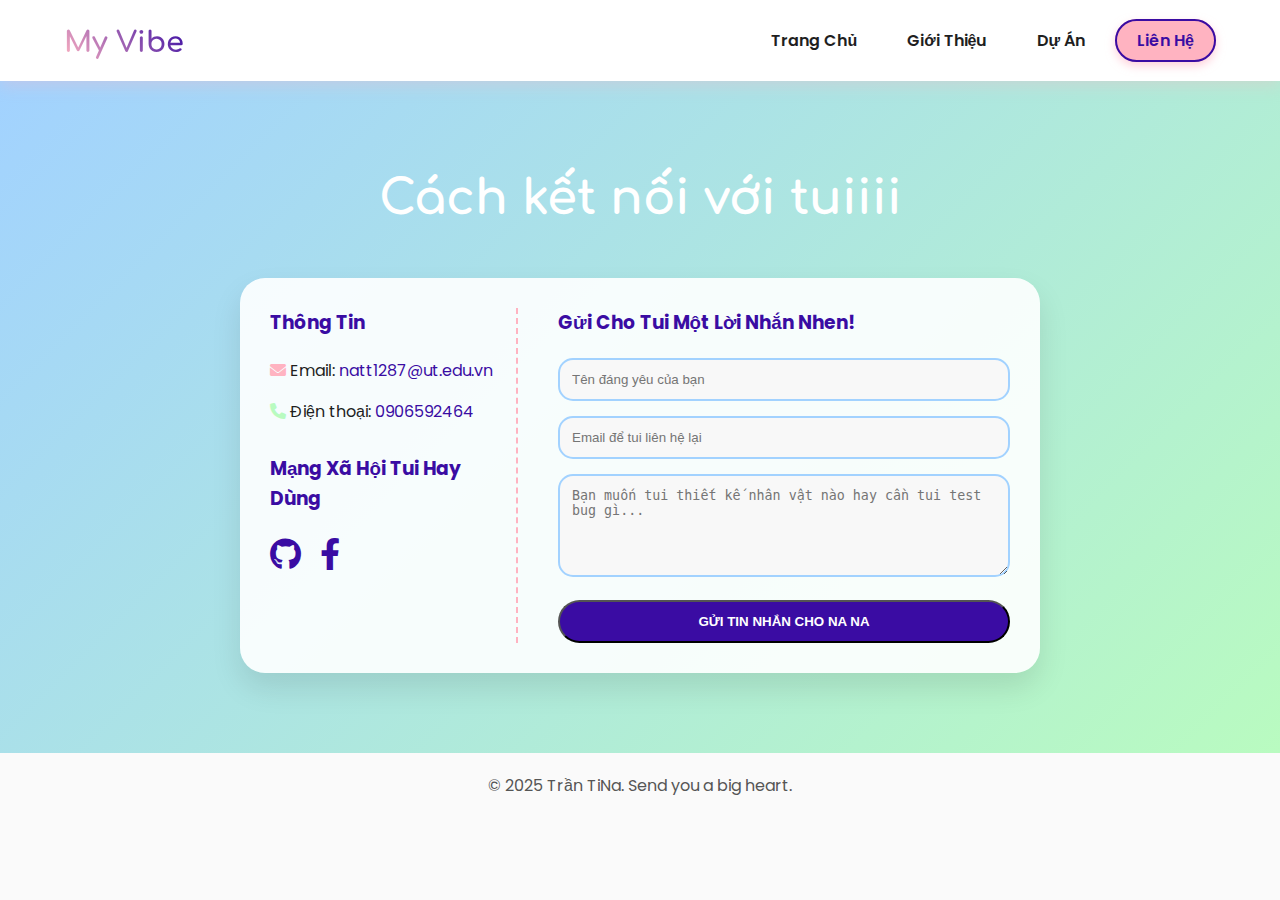
<file: TiNa/contact.html>
<!DOCTYPE html>
<html lang="vi">
<head>
    <meta charset="UTF-8">
    <meta name="viewport" content="width=device-width, initial-scale=1.0">
    <title>Liên Hệ | Tên Bạn - Let's Collab</title>
    <link rel="stylesheet" href="css/style.css">
    <link href="https://fonts.googleapis.com/css2?family=Comfortaa:wght@400;700&family=Poppins:wght@300;400;600;700&display=swap" rel="stylesheet">
    <link rel="stylesheet" href="https://cdnjs.cloudflare.com/ajax/libs/font-awesome/6.0.0-beta3/css/all.min.css">
    <style>
        /* CSS Riêng cho trang Liên Hệ */
        .contact-section-new {
            padding: 80px 0;
            background: linear-gradient(135deg, var(--color-pastel-blue) 0%, var(--color-pastel-mint) 100%); /* Gradient nền */
        }
        .contact-content-wrapper {
            background-color: rgba(255, 255, 255, 0.9); 
            padding: 40px;
            border-radius: 25px;
            box-shadow: 0 15px 30px rgba(0, 0, 0, 0.1);
            max-width: 800px;
            margin: 0 auto;
            display: flex;
            gap: 40px;
            padding: 30px;
        }
        .contact-info-new {
            flex: 1;
            padding-right: 20px;
            border-right: 2px dashed var(--color-pastel-pink); 
        }
        .contact-form-new {
            flex: 2;
        }
        .contact-form-new input,
        .contact-form-new textarea {
            width: 100%;
            padding: 12px;
            margin-bottom: 15px;
            border: 2px solid var(--color-pastel-blue);
            border-radius: 15px;
            background-color: #F8F8F8;
            transition: border-color 0.3s;
        }
        .contact-form-new input:focus,
        .contact-form-new textarea:focus {
            border-color: var(--color-dark-purple);
            outline: none;
        }
        /* Social Links */
        .social-links-new a {
            font-size: 2rem;
            color: var(--color-dark-purple);
            margin-right: 15px;
            transition: transform 0.3s, color 0.3s;
        }
        .social-links-new a:hover {
            color: var(--color-pastel-pink);
            transform: scale(1.2);
        }
    </style>
</head>
<body>
    <header>
        <div class="container" style="display: flex; justify-content: space-between; align-items: center; padding: 15px 0;">
            <h1 class="logo"><a href="index.html">My Vibe</a></h1>
            <nav class="main-nav" id="nav-menu">
                <ul>
                    <li><a href="index.html">Trang Chủ</a></li>
                    <li><a href="about.html">Giới Thiệu</a></li>
                    <li><a href="portfolio.html">Dự Án</a></li>
                    <li><a href="contact.html" class="active">Liên Hệ</a></li>
                </ul>
            </nav>
            <button class="menu-toggle" id="mobile-menu">
                <i class="fas fa-heart"></i>
            </button>
        </div>
    </header>
    <main>
        <section id="contact" class="contact-section-new">
            <div class="container">
                <h2 style="font-family: var(--font-secondary); font-size: 3rem; color: white; text-align: center; margin-bottom: 40px;">Cách kết nối với tuiiii</h2>
                
                <div class="contact-content-wrapper">
                    
                    <div class="contact-info-new">
                        <h3 style="color: var(--color-dark-purple); margin-bottom: 20px;">Thông Tin</h3>
                        <p style="margin-bottom: 15px;"><i class="fas fa-envelope" style="color: var(--color-pastel-pink);"></i> Email: <a href="mailto:natt1287@ut.edu.vn" style="color: var(--color-dark-purple); text-decoration: none;">natt1287@ut.edu.vn</a></p>
                        <p style="margin-bottom: 30px;"><i class="fas fa-phone" style="color: var(--color-pastel-mint);"></i> Điện thoại: <a href="tel" style="color: var(--color-dark-purple); text-decoration: none;">0906592464</a></p>
                        
                        <h3 style="margin-top: 30px; color: var(--color-dark-purple); margin-bottom: 15px;">Mạng Xã Hội Tui Hay Dùng</h3>
                        <div class="social-links-new">
                            <a href="https://github.com/Tran-TiNa"><i class="fab fa-github"></i></a>
                            <a href="https://www.facebook.com/iuANoc2905"><i class="fab fa-facebook-f"></i></a>
                        </div>
                    </div>
                    
                    <div class="contact-form-new">
                        <h3 style="color: var(--color-dark-purple); margin-bottom: 20px;">Gửi Cho Tui Một Lời Nhắn Nhen!</h3>
                        <form action="mailto:natt1287@ut.edu.vn" method="POST" enctype="text/plain">
                            <input type="text" name="name" placeholder="Tên đáng yêu của bạn" required>
                            <input type="email" name="email" placeholder="Email để tui liên hệ lại" required>
                            <textarea name="message" rows="5" placeholder="Bạn muốn tui thiết kế nhân vật nào hay cần tui test bug gì..." required></textarea>
                            <button type="submit" class="btn btn-primary" style="width: 100%;">Gửi Tin Nhắn cho Na Na</button>
                        </form>
                    </div>
                </div>
            </div>
        </section>
    </main>

    <footer>
        <div class="container">
            <p>&copy; 2025 Trần TiNa. Send you a big heart.</p>
    </footer>
    <script src="js/script.js"></script>
</body>
</html>
</file>
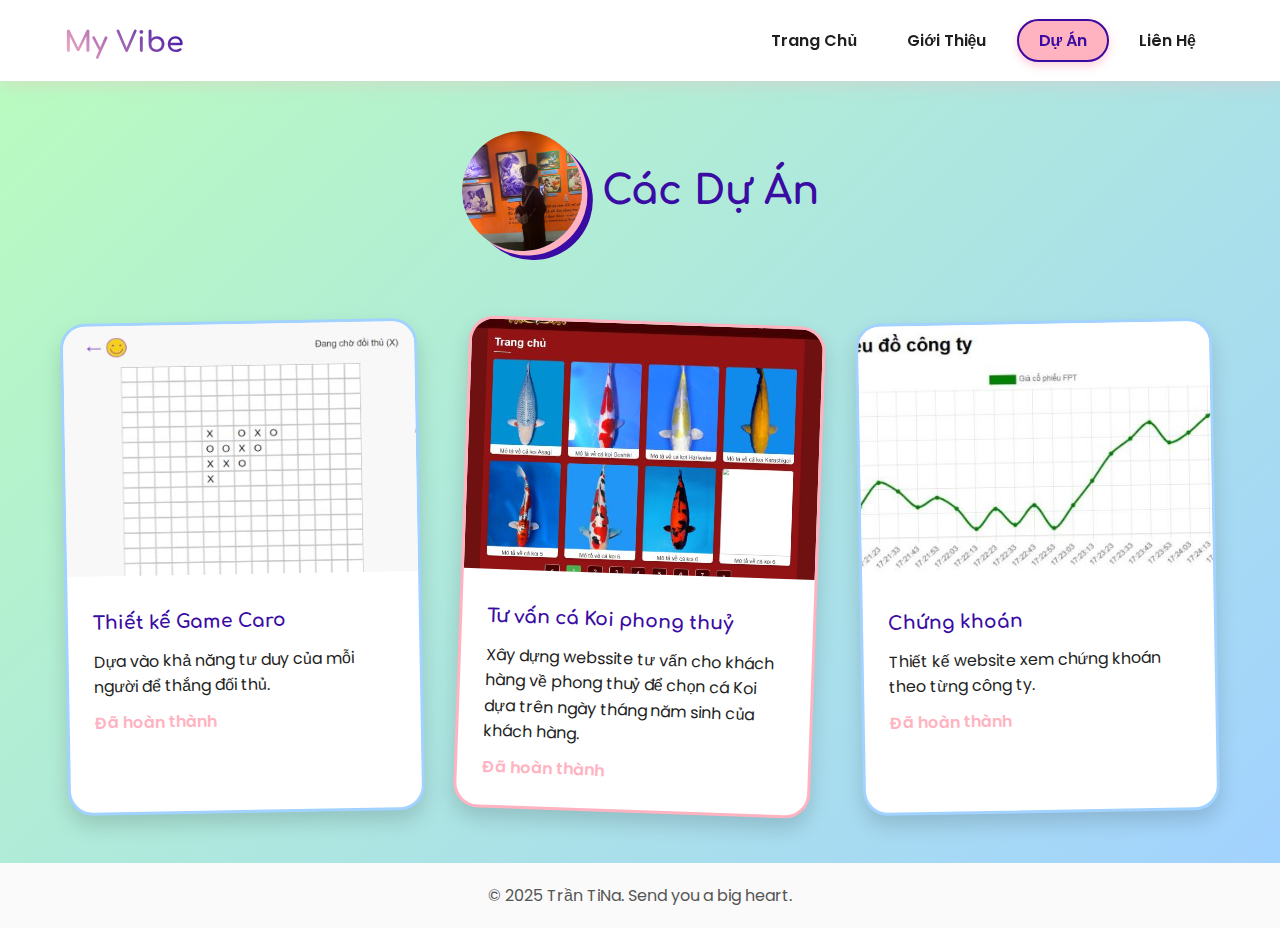
<file: TiNa/portfolio.html>
<!DOCTYPE html>
<html lang="vi">
<head>
    <meta charset="UTF-8">
    <meta name="viewport" content="width=device-width, initial-scale=1.0">
    <title>Dự Án</title>
    <link rel="stylesheet" href="css/style.css">
    <link href="https://fonts.googleapis.com/css2?family=Comfortaa:wght@400;700&family=Poppins:wght@300;400;600;700&display=swap" rel="stylesheet">
    <link rel="stylesheet" href="https://cdnjs.cloudflare.com/ajax/libs/font-awesome/6.0.0-beta3/css/all.min.css">
    <style>
        /* CSS Riêng cho trang Dự Án */
        :root {
    --color-pastel-pink: #FFB3C1; /* Hồng Pastel */
    --color-pastel-blue: #A2D2FF; /* Xanh Dương Pastel */
    --color-pastel-mint: #B9FBC0; /* Xanh Mint */
    --color-dark-purple: #3A0CA3; /* Màu nhấn chính (cho chữ/icon) */
    --color-text-dark: #1F1F1F;
    --color-text-light: #F0F0F0;
    --font-primary: 'Poppins', sans-serif;
    --font-secondary: 'Comfortaa', cursive; /* Font Gen Z, hiện đại hơn */
}
        .portfolio-grid-new {
            display: grid;
            grid-template-columns: repeat(auto-fit, minmax(350px, 1fr));
            gap: 40px;
            padding: 50px 0;
        }
        .project-card-new {
            background-color: white;
            border-radius: 25px;
            overflow: hidden;
            box-shadow: 0 10px 20px rgba(0, 0, 0, 0.15);
            transition: transform 0.4s ease-in-out;
            border: 3px solid var(--color-pastel-blue);
            transform: rotate(-1deg); /* Hiệu ứng nghiêng nhẹ */
        }
        .project-card-new:nth-child(even) {
            transform: rotate(2deg);
            border-color: var(--color-pastel-pink);
        }
        .project-card-new:hover {
            transform: scale(1.05) rotate(0deg); /* Khi hover đứng thẳng */
            box-shadow: 0 15px 30px rgba(0, 0, 0, 0.2);
        }
        .project-card-new img {
            width: 100%;
            height: 250px;
            object-fit: cover;
        }
        .project-content-new {
            padding: 25px;
        }
        .project-content-new h3 {
            font-family: var(--font-secondary);
            color: var(--color-dark-purple);
            margin-bottom: 10px;
        }
        .project-link {
            color: var(--color-pastel-pink);
            font-weight: 600;
            text-decoration: none;
            display: inline-block;
            margin-top: 10px;
        }

        /* CSS MỚI: Sắp xếp ảnh và tiêu đề */
        .header-project-container {
            display: flex; /* Bật Flexbox để căn hàng ngang */
            align-items: center; /* Căn giữa theo chiều dọc */
            padding-top: 50px;
            margin-bottom: 20px;
            justify-content: center; /* Căn giữa toàn bộ cụm ảnh+tiêu đề */
            text-align: left; /* Đảm bảo tiêu đề không bị căn giữa */
        }
        
        .header-project-container h2 {
            font-family: var(--font-secondary);
            font-size: 2.5rem; /* Giảm cỡ chữ để cân đối */
            color: var(--color-dark-purple);
            padding-top: 0; /* Bỏ padding-top không cần thiết */
            text-align: left; /* Căn trái cho tiêu đề */
            margin-left: 20px;
            line-height: 1.2;
        }

        .hero-image-container { /* Điều chỉnh container ảnh */
            width: 120px; /* Chiều rộng nhỏ */
            height: 120px; /* Chiều cao nhỏ */
            /* Bỏ các thuộc tính Flexbox cũ */
            position: relative; 
            display: block; 
            flex: none; /* Giữ nguyên kích thước */
        }

        .hero-image-container img {
            width: 100%;
            height: 100%;
            /* Thay đổi hình dạng elip để khớp với ảnh gốc của bạn */
            border-radius: 50%; /* Dùng hình tròn để đơn giản */
            box-shadow: 5px 5px 0 var(--color-pastel-pink), 10px 10px 0 var(--color-dark-purple);
            transform: rotate(-5deg); /* Nghiêng nhẹ */
        }

        /* Điều chỉnh cho màn hình nhỏ hơn */
        @media (max-width: 600px) {
            .header-project-container {
                flex-direction: column; /* Xếp dọc trên mobile */
                text-align: center;
            }
            .header-project-container h2 {
                font-size: 2rem;
                margin-top: 15px;
                margin-left: 0;
                text-align: center;
            }
        }
    </style>
</head>
<body>
    <header>
        <div class="container" style="display: flex; justify-content: space-between; align-items: center; padding: 15px 0;">
            <h1 class="logo"><a href="index.html">My Vibe</a></h1>
            <nav class="main-nav" id="nav-menu">
                <ul>
                    <li><a href="index.html">Trang Chủ</a></li>
                    <li><a href="about.html">Giới Thiệu</a></li>
                    <li><a href="portfolio.html" class="active">Dự Án</a></li>
                    <li><a href="contact.html">Liên Hệ</a></li>
                </ul>
            </nav>
            <button class="menu-toggle" id="mobile-menu">
                <i class="fas fa-heart"></i>
            </button>
        </div>
    </header>
    <main>
        <section id="portfolio" class="section-mint-bg">
            <div class="container">
                <div class="header-project-container">
                    <div class="hero-image-container">
                        <img src="img/avt3.jpg" alt="Ảnh đại diện Gen Z">
                    </div>
                    <h2 class="section-title">Các Dự Án</h2>
                </div>
                <div class="portfolio-grid-new">
                    
                    <div class="project-card-new">
                        <img src="img/caro.JPG" alt="Dự án Game Caro">
                        <div class="project-content-new">
                            <h3>Thiết kế Game Caro</h3>
                            <p>Dựa vào khả năng tư duy của mỗi người để thắng đối thủ.</p>
                            <a class="project-link" target="_blank">Đã hoàn thành</a>
                        </div>
                    </div>

                    <div class="project-card-new">
                        <img src="img/caKoi.JPG" alt="Dự án cá Koi">
                        <div class="project-content-new">
                            <h3>Tư vấn cá Koi phong thuỷ</h3>
                            <p>Xây dựng webssite tư vấn cho khách hàng về phong thuỷ để chọn cá Koi dựa trên ngày tháng năm sinh của khách hàng.</p>
                            <a class="project-link" target="_blank">Đã hoàn thành</a>
                        </div>
                    </div>
                    
                    <div class="project-card-new">
                        <img src="img/chungkhoan.JPG" alt="Dự án chứng khoán">
                        <div class="project-content-new">
                            <h3>Chứng khoán</h3>
                            <p>Thiết kế website xem chứng khoán theo từng công ty.</p>
                            <a class="project-link" target="_blank">Đã hoàn thành</a>
                        </div>
                    </div>
                    
                </div>
            </div>
        </section>
    </main>

    <footer>
        <div class="container">
            <p>&copy; 2025 Trần TiNa. Send you a big heart.</p>
    </footer>
    <script src="js/script.js"></script>
</body>
</html>
</file>
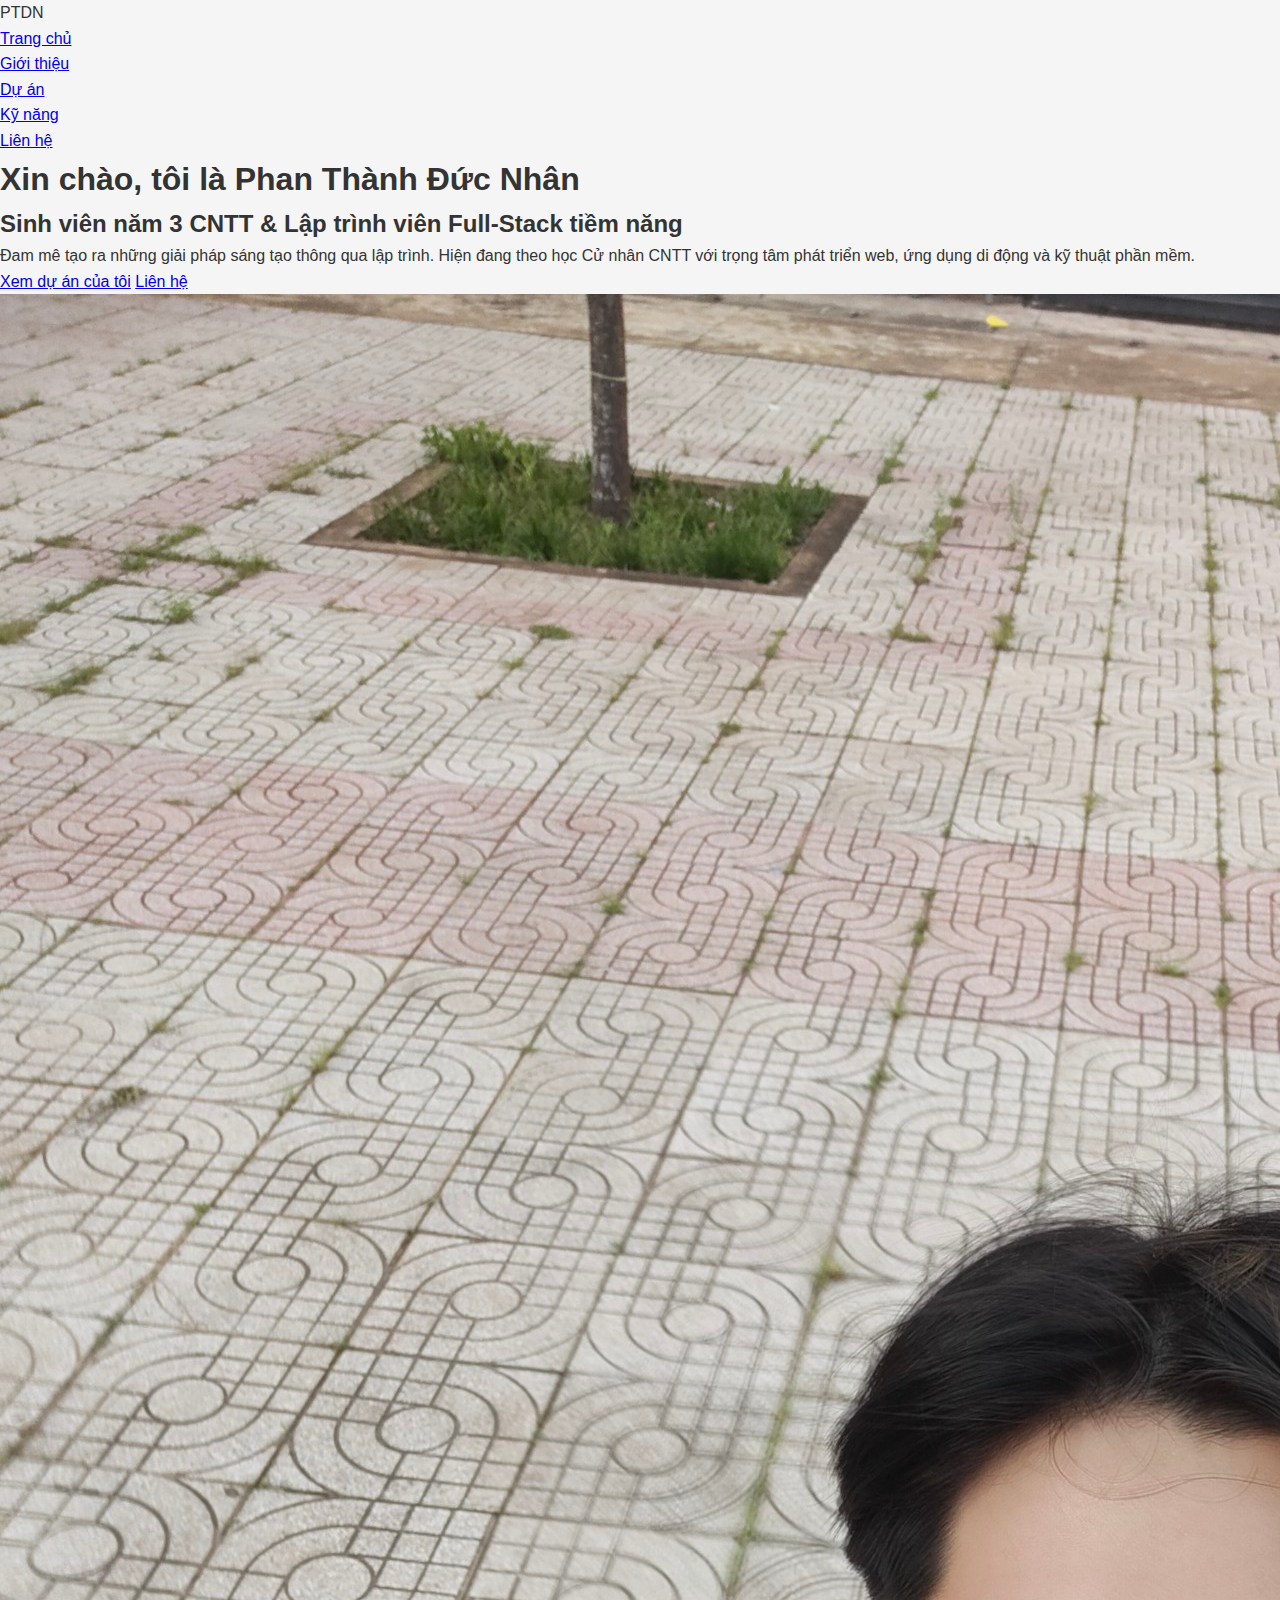
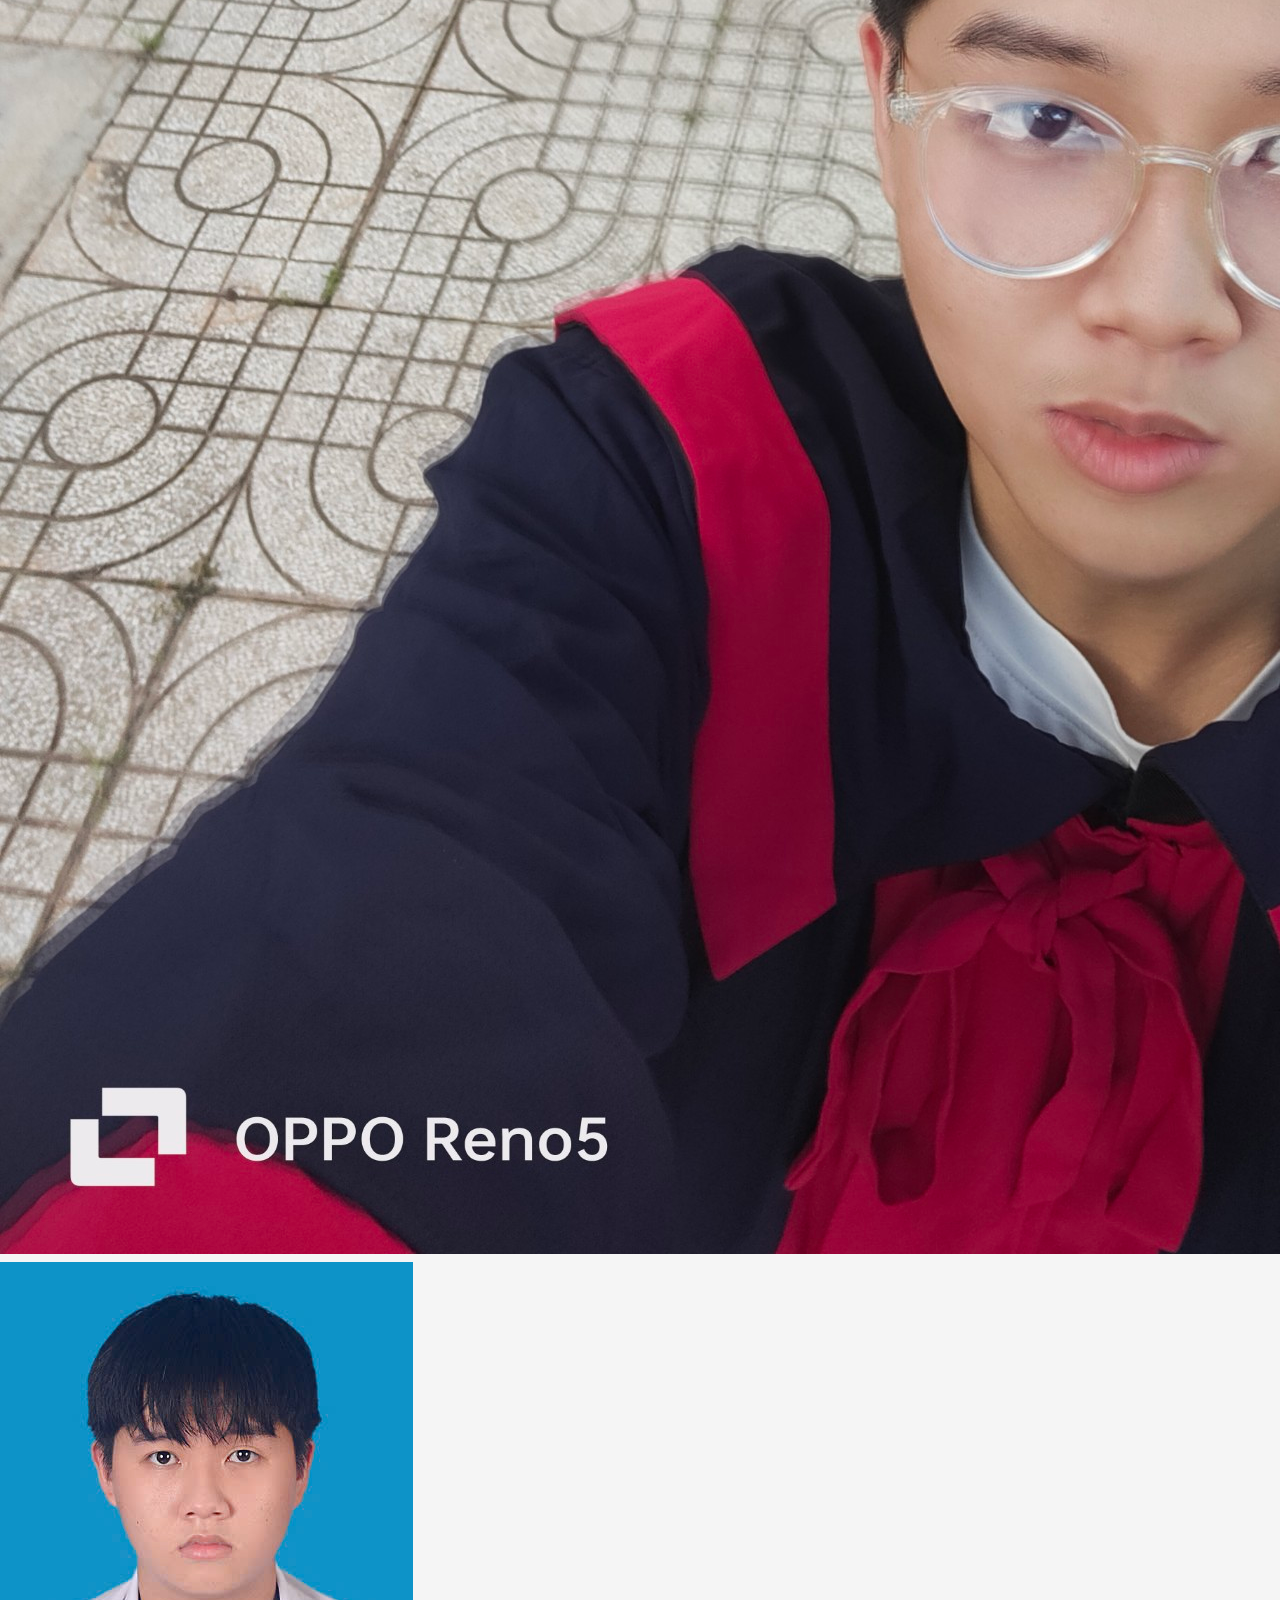
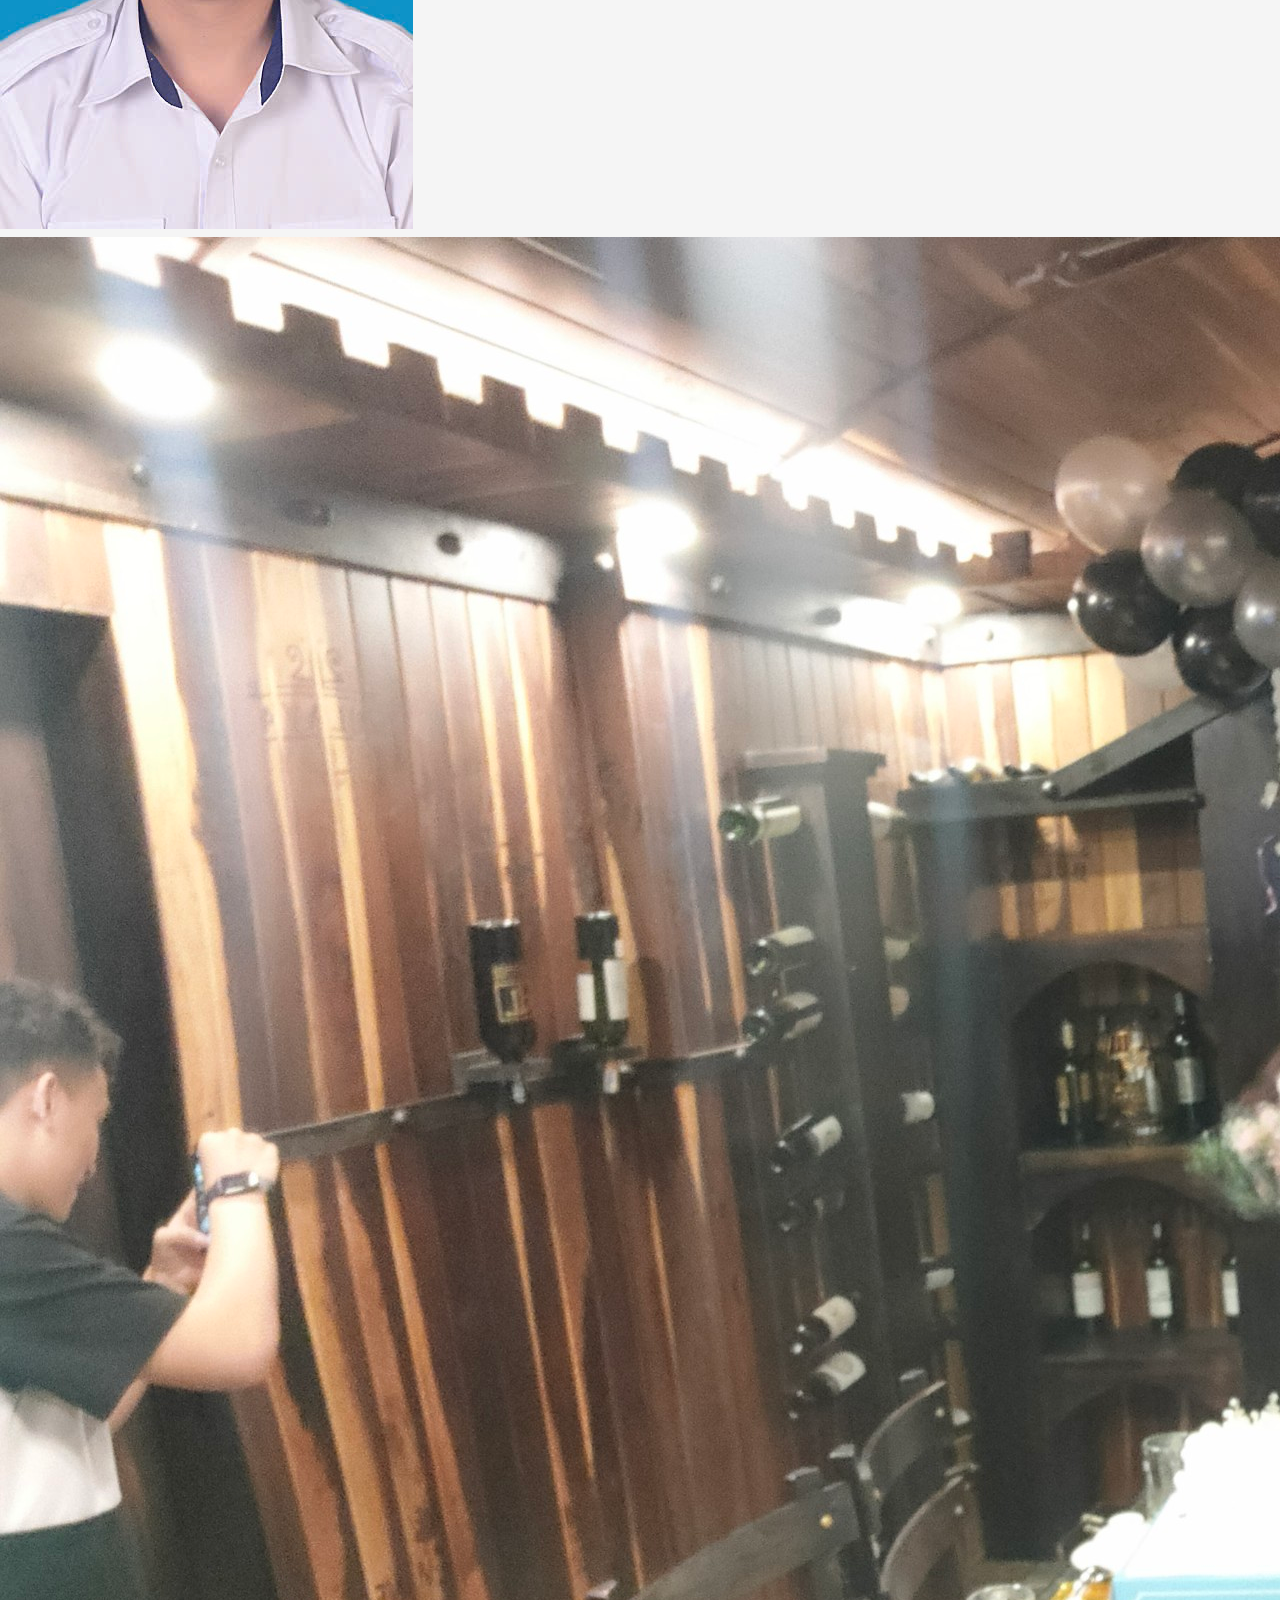
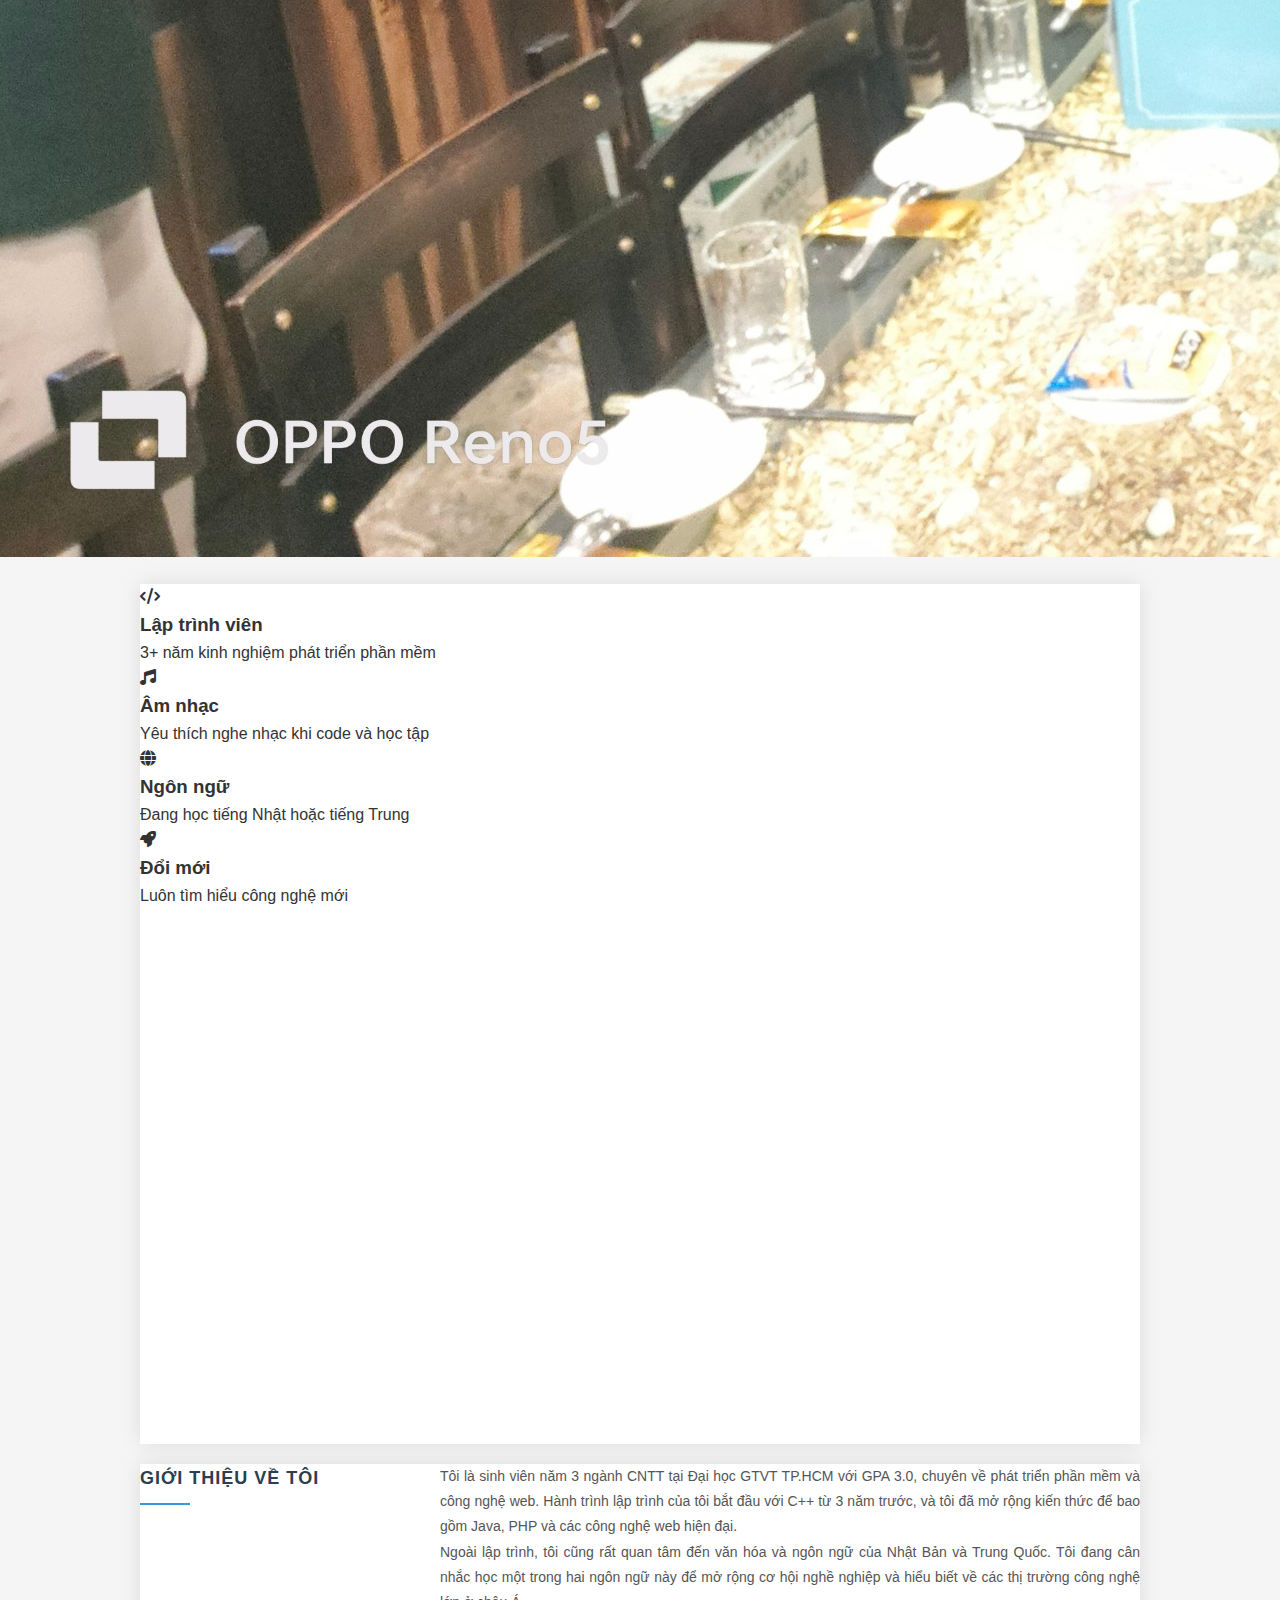
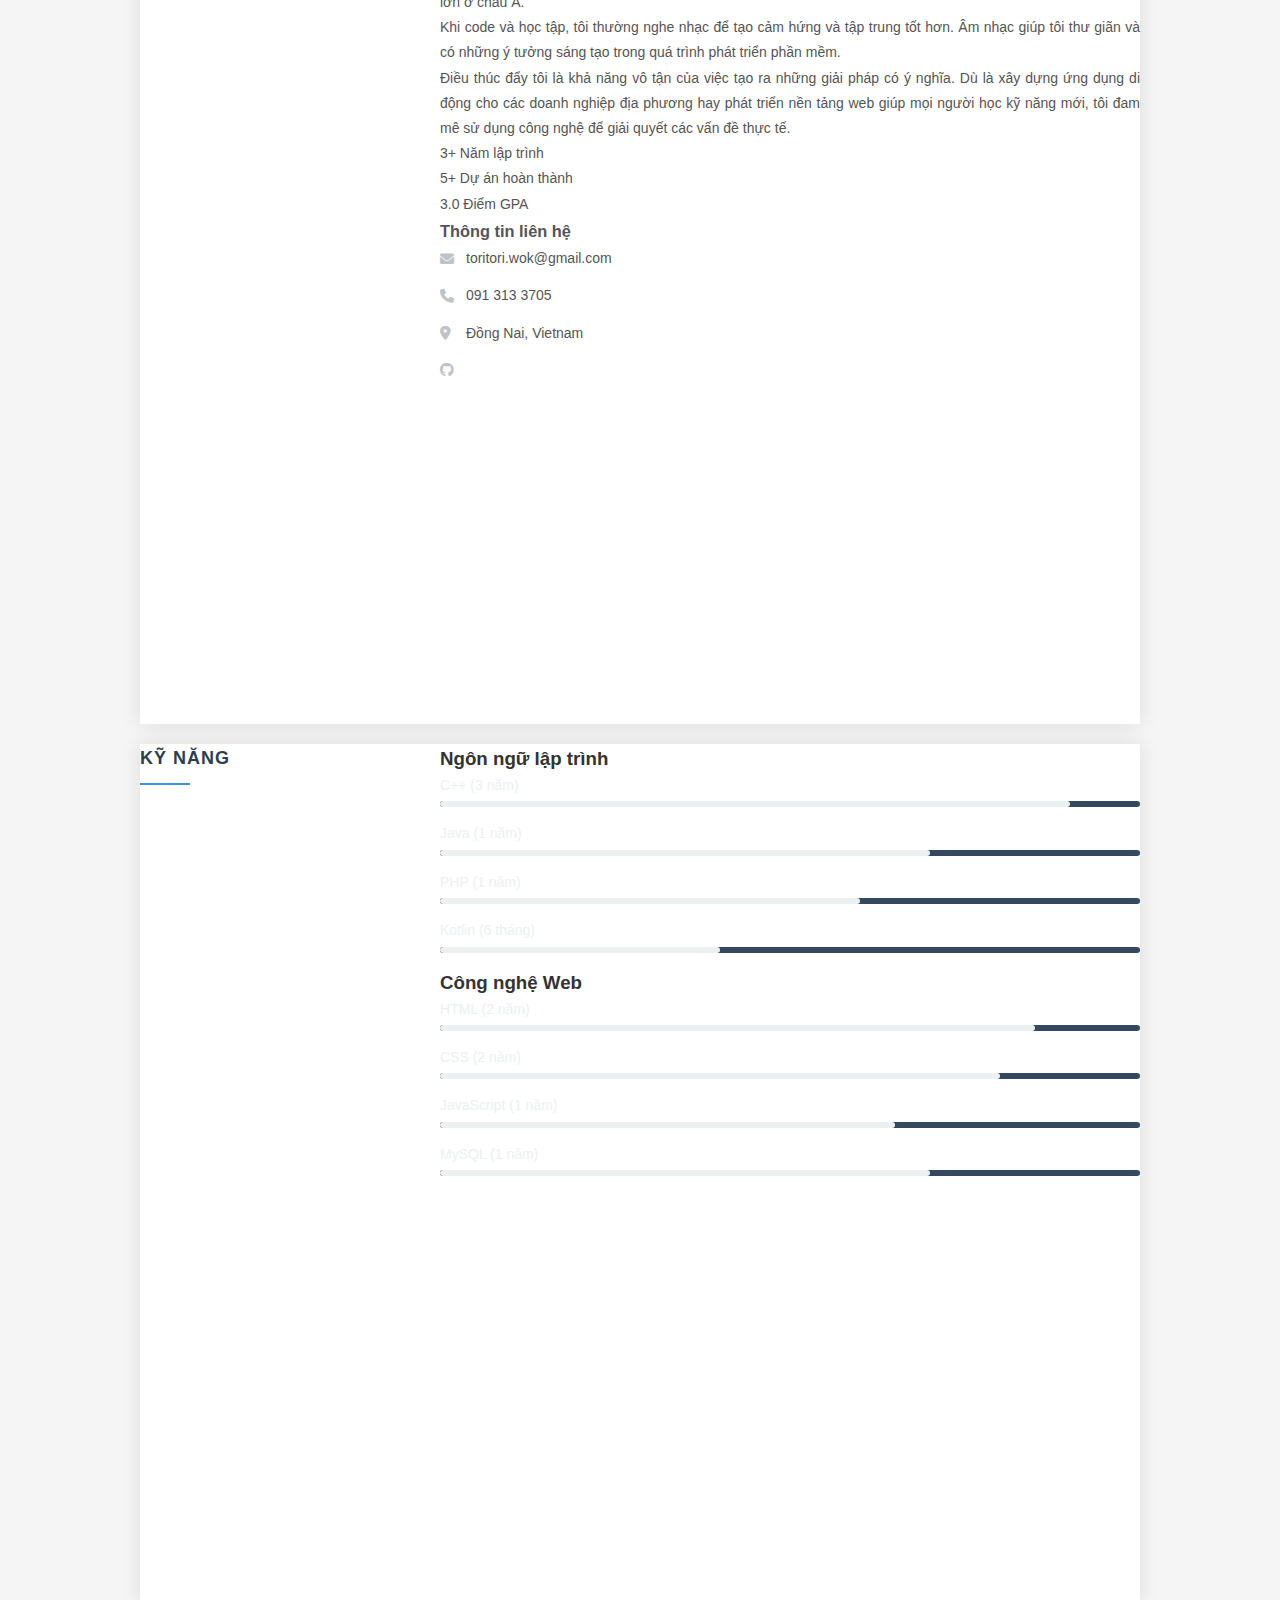
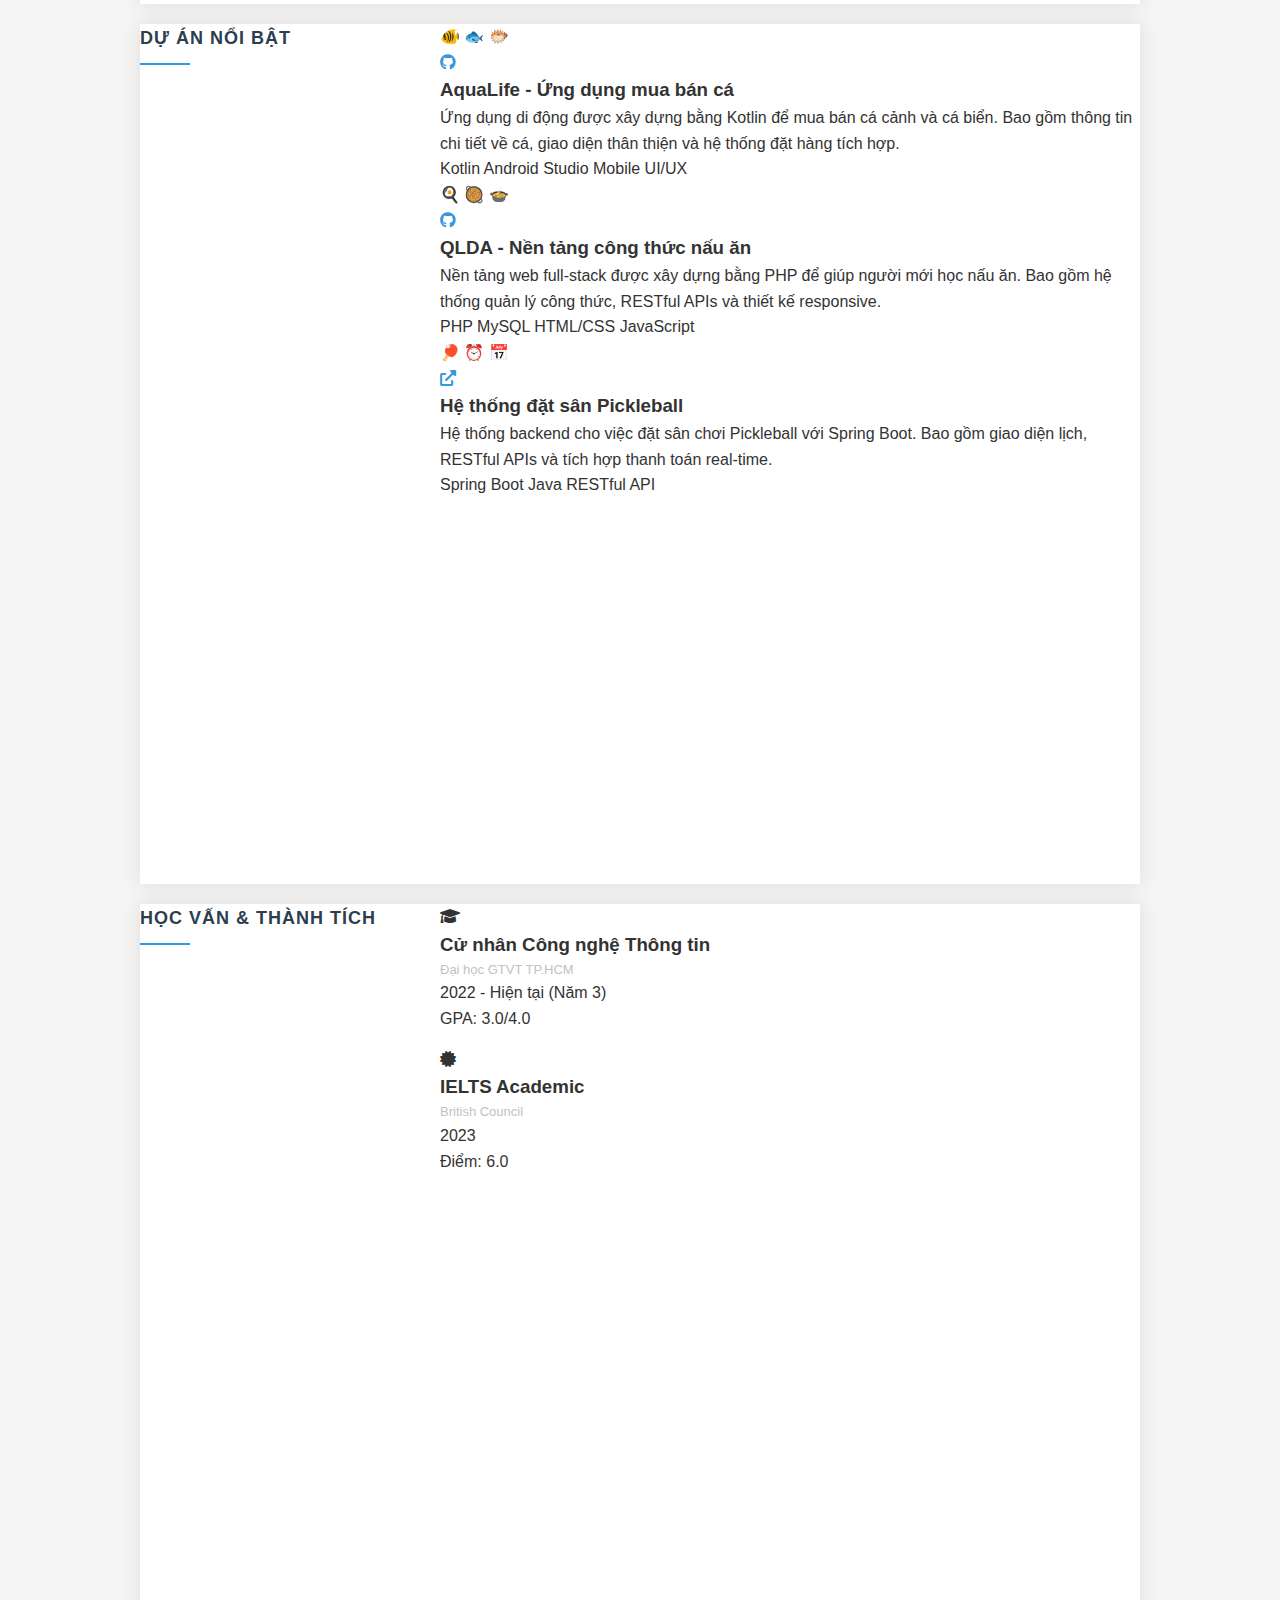
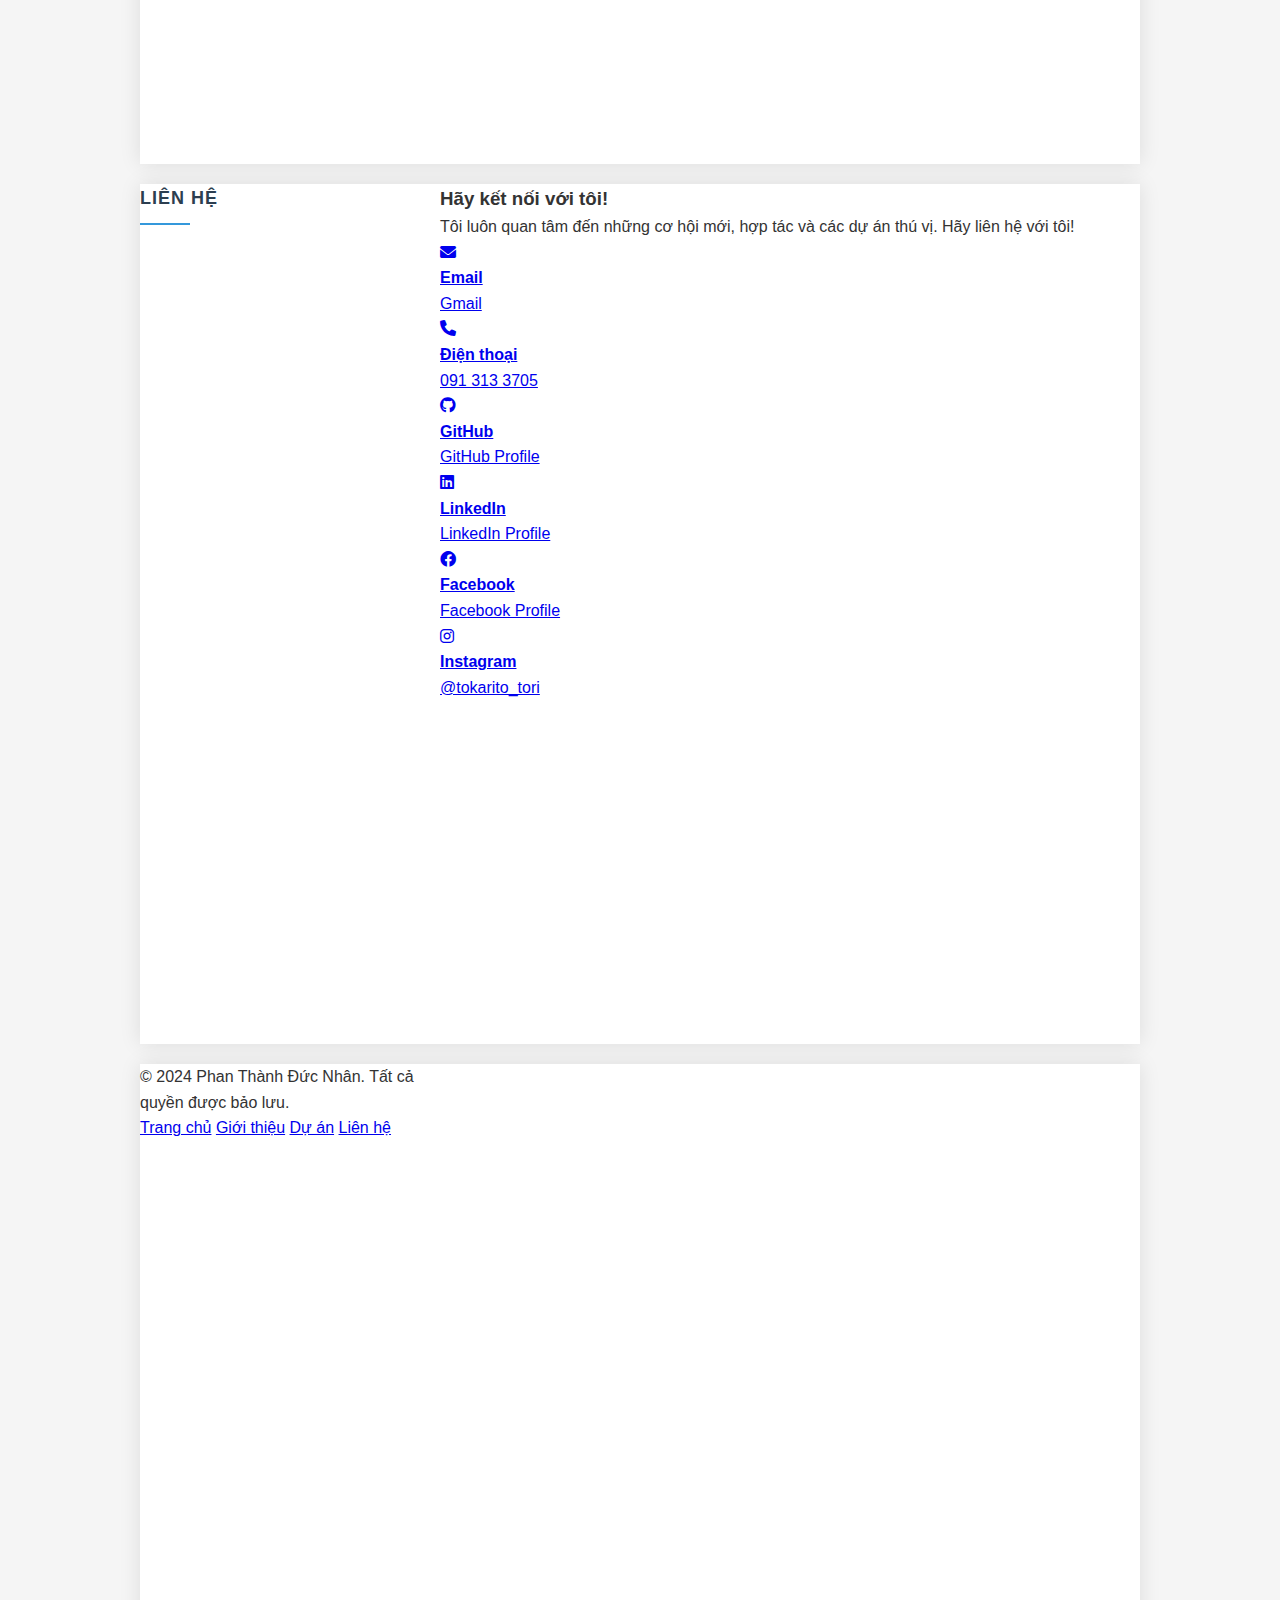
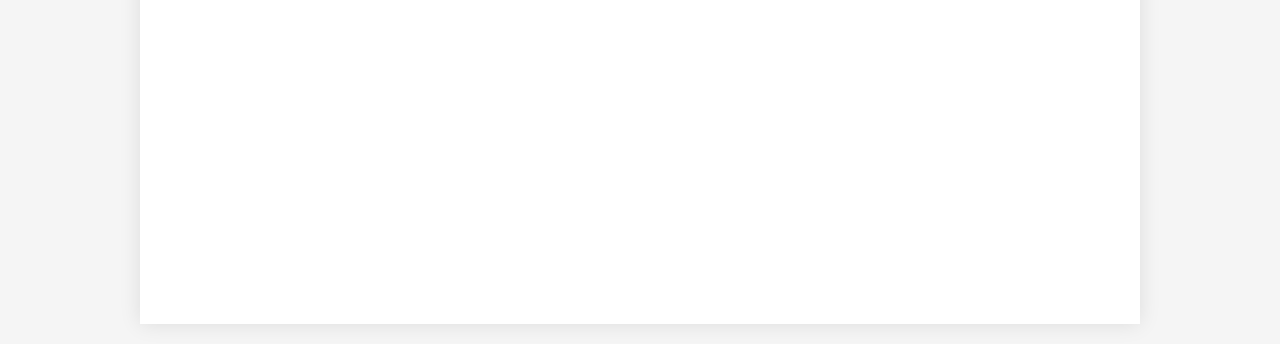
<file: Web CV/CV.html>
<!DOCTYPE html>
<html lang="vi">
<head>
    <meta charset="UTF-8">
    <meta name="viewport" content="width=device-width, initial-scale=1.0">
    <title>Portfolio - Phan Thành Đức Nhân | Sinh viên năm 3 CNTT</title>
    <link rel="stylesheet" href="CV.css">
    <link href="https://fonts.googleapis.com/css2?family=Inter:wght@300;400;500;600;700&family=JetBrains+Mono:wght@400;500&display=swap" rel="stylesheet">
    <link rel="stylesheet" href="https://cdnjs.cloudflare.com/ajax/libs/font-awesome/6.0.0/css/all.min.css">
</head>
<body>
    <!-- Navigation -->
    <nav class="navbar">
        <div class="nav-container">
            <div class="nav-logo">
                <span class="logo-text">PTDN</span>
            </div>
            <ul class="nav-menu">
                <li><a href="#home" class="nav-link">Trang chủ</a></li>
                <li><a href="#about" class="nav-link">Giới thiệu</a></li>
                <li><a href="#projects" class="nav-link">Dự án</a></li>
                <li><a href="#skills" class="nav-link">Kỹ năng</a></li>
                <li><a href="#contact" class="nav-link">Liên hệ</a></li>
            </ul>
            <div class="hamburger">
                <span class="bar"></span>
                <span class="bar"></span>
                <span class="bar"></span>
            </div>
        </div>
    </nav>

    <!-- Hero Section -->
    <section id="home" class="hero">
        <div class="hero-container">
            <div class="hero-content">
                <div class="hero-text">
                    <h1 class="hero-title">Xin chào, tôi là <span class="highlight">Phan Thành Đức Nhân</span></h1>
                    <h2 class="hero-subtitle">Sinh viên năm 3 CNTT & Lập trình viên Full-Stack tiềm năng</h2>
                    <p class="hero-description">
                        Đam mê tạo ra những giải pháp sáng tạo thông qua lập trình. Hiện đang theo học Cử nhân CNTT 
                        với trọng tâm phát triển web, ứng dụng di động và kỹ thuật phần mềm.
                    </p>
                    <div class="hero-buttons">
                        <a href="#projects" class="btn btn-primary">Xem dự án của tôi</a>
                        <a href="#contact" class="btn btn-secondary">Liên hệ</a>
                    </div>
                </div>
                <div class="hero-image">
                    <div class="image-gallery">
                        <div class="image-container main-image">
                            <img src="imageCV.jpg" alt="Phan Thành Đức Nhân">
                            <div class="image-overlay"></div>
                        </div>
                        <div class="image-container secondary-image">
                            <img src="imageCV2.jpg" alt="Phan Thành Đức Nhân">
                            <div class="image-overlay"></div>
                        </div>
                        <div class="image-container secondary-image">
                            <img src="imageCV3.jpg" alt="Phan Thành Đức Nhân">
                            <div class="image-overlay"></div>
                        </div>
                    </div>
                </div>
            </div>
            <div class="scroll-indicator">
                <div class="scroll-arrow"></div>
            </div>
        </div>
    </section>

    <!-- Portfolio Banner -->
    <section class="portfolio-banner">
        <div class="container">
            <div class="banner-grid">
                <div class="banner-card">
                    <div class="banner-icon">
                        <i class="fas fa-code"></i>
                    </div>
                    <h3>Lập trình viên</h3>
                    <p>3+ năm kinh nghiệm phát triển phần mềm</p>
                </div>
                <div class="banner-card">
                    <div class="banner-icon">
                        <i class="fas fa-music"></i>
                    </div>
                    <h3>Âm nhạc</h3>
                    <p>Yêu thích nghe nhạc khi code và học tập</p>
                </div>
                <div class="banner-card">
                    <div class="banner-icon">
                        <i class="fas fa-globe"></i>
                    </div>
                    <h3>Ngôn ngữ</h3>
                    <p>Đang học tiếng Nhật hoặc tiếng Trung</p>
                </div>
                <div class="banner-card">
                    <div class="banner-icon">
                        <i class="fas fa-rocket"></i>
                    </div>
                    <h3>Đổi mới</h3>
                    <p>Luôn tìm hiểu công nghệ mới</p>
                </div>
            </div>
        </div>
    </section>

    <!-- About Section -->
    <section id="about" class="about">
    <div class="container">
            <div class="section-header">
                <h2 class="section-title">Giới thiệu về tôi</h2>
                <div class="section-divider"></div>
            </div>
            <div class="about-content">
                <div class="about-text">
                    <p>
                        Tôi là sinh viên năm 3 ngành CNTT tại Đại học GTVT TP.HCM với GPA 3.0, 
                        chuyên về phát triển phần mềm và công nghệ web. Hành trình lập trình của tôi 
                        bắt đầu với C++ từ 3 năm trước, và tôi đã mở rộng kiến thức để bao gồm Java, 
                        PHP và các công nghệ web hiện đại.
                    </p>
                    <p>
                        Ngoài lập trình, tôi cũng rất quan tâm đến văn hóa và ngôn ngữ của Nhật Bản và Trung Quốc. 
                        Tôi đang cân nhắc học một trong hai ngôn ngữ này để mở rộng cơ hội nghề nghiệp và 
                        hiểu biết về các thị trường công nghệ lớn ở châu Á.
                    </p>
                    <p>
                        Khi code và học tập, tôi thường nghe nhạc để tạo cảm hứng và tập trung tốt hơn. 
                        Âm nhạc giúp tôi thư giãn và có những ý tưởng sáng tạo trong quá trình phát triển phần mềm.
                    </p>
                    <p>
                        Điều thúc đẩy tôi là khả năng vô tận của việc tạo ra những giải pháp có ý nghĩa. 
                        Dù là xây dựng ứng dụng di động cho các doanh nghiệp địa phương hay phát triển 
                        nền tảng web giúp mọi người học kỹ năng mới, tôi đam mê sử dụng công nghệ để giải quyết 
                        các vấn đề thực tế.
                    </p>
                    <div class="stats">
                        <div class="stat-item">
                            <span class="stat-number">3+</span>
                            <span class="stat-label">Năm lập trình</span>
                        </div>
                        <div class="stat-item">
                            <span class="stat-number">5+</span>
                            <span class="stat-label">Dự án hoàn thành</span>
                        </div>
                        <div class="stat-item">
                            <span class="stat-number">3.0</span>
                            <span class="stat-label">Điểm GPA</span>
                        </div>
                    </div>
                </div>
                <div class="about-sidebar">
                    <div class="contact-card">
                        <h3>Thông tin liên hệ</h3>
                <div class="contact-item">
                    <i class="fas fa-envelope"></i>
                    <span>toritori.wok@gmail.com</span>
                </div>
                <div class="contact-item">
                    <i class="fas fa-phone"></i>
                    <span>091 313 3705</span>
                </div>
                <div class="contact-item">
                    <i class="fas fa-map-marker-alt"></i>
                    <span>Đồng Nai, Vietnam</span>
                </div>
                <div class="contact-item">
                    <i class="fab fa-github"></i>
                    <a href="https://github.com/ToriToriisme" target="_blank">github.com/ToriToriisme</a>
                        </div>
                    </div>
                </div>
            </div>
                </div>
            </section>

            <!-- Skills Section -->
    <section id="skills" class="skills">
        <div class="container">
            <div class="section-header">
                <h2 class="section-title">Kỹ năng</h2>
                <div class="section-divider"></div>
            </div>
            
            <!-- Traditional Skills Grid -->
            <div class="skills-grid">
                <div class="skill-category">
                    <h3>Ngôn ngữ lập trình</h3>
                    <div class="skill-items">
                            <div class="skill-item">
                            <span class="skill-name">C++ (3 năm)</span>
                                <div class="skill-bar">
                        <div class="skill-progress" style="width: 90%"></div>
                                </div>
                            </div>
                            <div class="skill-item">
                            <span class="skill-name">Java (1 năm)</span>
                                <div class="skill-bar">
                        <div class="skill-progress" style="width: 70%"></div>
                                </div>
                            </div>
                            <div class="skill-item">
                            <span class="skill-name">PHP (1 năm)</span>
                                <div class="skill-bar">
                        <div class="skill-progress" style="width: 60%"></div>
                    </div>
                </div>
                            <div class="skill-item">
                            <span class="skill-name">Kotlin (6 tháng)</span>
                            <div class="skill-bar">
                                <div class="skill-progress" style="width: 40%"></div>
                            </div>
                        </div>
                    </div>
                </div>
                <div class="skill-category">
                    <h3>Công nghệ Web</h3>
                    <div class="skill-items">
                        <div class="skill-item">
                            <span class="skill-name">HTML (2 năm)</span>
                                <div class="skill-bar">
                        <div class="skill-progress" style="width: 85%"></div>
                                </div>
                            </div>
                            <div class="skill-item">
                            <span class="skill-name">CSS (2 năm)</span>
                                <div class="skill-bar">
                        <div class="skill-progress" style="width: 80%"></div>
                                </div>
                            </div>
                            <div class="skill-item">
                            <span class="skill-name">JavaScript (1 năm)</span>
                                <div class="skill-bar">
                        <div class="skill-progress" style="width: 65%"></div>
                    </div>
                </div>
                            <div class="skill-item">
                            <span class="skill-name">MySQL (1 năm)</span>
                                <div class="skill-bar">
                        <div class="skill-progress" style="width: 70%"></div>
                                </div>
                            </div>
                    </div>
                </div>
                                </div>
                            </div>
            </section>

    <!-- Projects Section -->
    <section id="projects" class="projects">
        <div class="container">
            <div class="section-header">
                <h2 class="section-title">Dự án nổi bật</h2>
                <div class="section-divider"></div>
            </div>
            <div class="projects-grid">
                <div class="project-card">
                    <div class="project-image aqualife-bg">
                        <span class="fish-emoji">🐠</span>
                        <span class="fish-emoji">🐟</span>
                        <span class="fish-emoji">🐡</span>
                        <div class="project-overlay">
                            <div class="project-links">
                                <a href="https://github.com/ToriToriisme/AquaLife" target="_blank" class="project-link">
                                    <i class="fab fa-github"></i>
                                </a>
                            </div>
                        </div>
                    </div>
                    <div class="project-content">
                        <h3>AquaLife - Ứng dụng mua bán cá</h3>
                        <p>Ứng dụng di động được xây dựng bằng Kotlin để mua bán cá cảnh và cá biển. Bao gồm thông tin chi tiết về cá, giao diện thân thiện và hệ thống đặt hàng tích hợp.</p>
                        <div class="project-tech">
                            <span class="tech-tag">Kotlin</span>
                            <span class="tech-tag">Android Studio</span>
                            <span class="tech-tag">Mobile UI/UX</span>
                        </div>
                    </div>
                </div>

                <div class="project-card">
                    <div class="project-image qlda-bg">
                        <span class="food-emoji">🍳</span>
                        <span class="food-emoji">🥘</span>
                        <span class="food-emoji">🍲</span>
                        <div class="project-overlay">
                            <div class="project-links">
                                <a href="https://github.com/MP-1611/QLDA" target="_blank" class="project-link">
                                    <i class="fab fa-github"></i>
                                </a>
                            </div>
                        </div>
                    </div>
                    <div class="project-content">
                        <h3>QLDA - Nền tảng công thức nấu ăn</h3>
                        <p>Nền tảng web full-stack được xây dựng bằng PHP để giúp người mới học nấu ăn. Bao gồm hệ thống quản lý công thức, RESTful APIs và thiết kế responsive.</p>
                        <div class="project-tech">
                            <span class="tech-tag">PHP</span>
                            <span class="tech-tag">MySQL</span>
                            <span class="tech-tag">HTML/CSS</span>
                            <span class="tech-tag">JavaScript</span>
                        </div>
                    </div>
                                </div>

                <div class="project-card">
                    <div class="project-image pickleball-bg">
                        <span class="sport-emoji">🏓</span>
                        <span class="sport-emoji">⏰</span>
                        <span class="sport-emoji">📅</span>
                        <div class="project-overlay">
                            <div class="project-links">
                                <a href="#" class="project-link">
                                    <i class="fas fa-external-link-alt"></i>
                                </a>
                            </div>
                        </div>
                    </div>
                    <div class="project-content">
                        <h3>Hệ thống đặt sân Pickleball</h3>
                        <p>Hệ thống backend cho việc đặt sân chơi Pickleball với Spring Boot. Bao gồm giao diện lịch, RESTful APIs và tích hợp thanh toán real-time.</p>
                        <div class="project-tech">
                            <span class="tech-tag">Spring Boot</span>
                            <span class="tech-tag">Java</span>
                            <span class="tech-tag">RESTful API</span>
                        </div>
                    </div>
                </div>
                    </div>
                </div>
            </section>

            <!-- Education Section -->
    <section class="education">
        <div class="container">
            <div class="section-header">
                <h2 class="section-title">Học vấn & Thành tích</h2>
                <div class="section-divider"></div>
            </div>
            <div class="education-content">
                <div class="education-item">
                    <div class="education-icon">
                        <i class="fas fa-graduation-cap"></i>
                    </div>
                    <div class="education-details">
                        <h3>Cử nhân Công nghệ Thông tin</h3>
                        <p class="education-school">Đại học GTVT TP.HCM</p>
                        <p class="education-period">2022 - Hiện tại (Năm 3)</p>
                        <p class="education-gpa">GPA: 3.0/4.0</p>
                    </div>
                </div>
                <div class="education-item">
                    <div class="education-icon">
                        <i class="fas fa-certificate"></i>
            </div>
                    <div class="education-details">
                        <h3>IELTS Academic</h3>
                        <p class="education-school">British Council</p>
                        <p class="education-period">2023</p>
                        <p class="education-gpa">Điểm: 6.0</p>
                        </div>
                </div>
            </div>
        </div>
            </section>

    <!-- Contact Section -->
    <section id="contact" class="contact">
        <div class="container">
            <div class="section-header">
                <h2 class="section-title">Liên hệ</h2>
                <div class="section-divider"></div>
            </div>
            <div class="contact-content">
                <div class="contact-info">
                    <h3>Hãy kết nối với tôi!</h3>
                    <p>Tôi luôn quan tâm đến những cơ hội mới, hợp tác và các dự án thú vị. Hãy liên hệ với tôi!</p>
                    <div class="contact-methods">
                        <a href="mailto:toritori.wok@gmail.com" class="contact-method">
                            <i class="fas fa-envelope"></i>
                            <div>
                                <h4>Email</h4>
                                <p>Gmail</p>
                        </div>
                        </a>
                        <a href="tel:0913133705" class="contact-method">
                            <i class="fas fa-phone"></i>
                            <div>
                                <h4>Điện thoại</h4>
                                <p>091 313 3705</p>
                    </div>
                        </a>
                        <a href="https://github.com/ToriToriisme" target="_blank" class="contact-method">
                            <i class="fab fa-github"></i>
                            <div>
                                <h4>GitHub</h4>
                                <p>GitHub Profile</p>
                            </div>
                        </a>
                        <a href="https://www.linkedin.com/in/nh%C3%A2n-phan-th%C3%A0nh-%C4%91%E1%BB%A9c-712866333/" target="_blank" class="contact-method">
                            <i class="fab fa-linkedin"></i>
                            <div>
                                <h4>LinkedIn</h4>
                                <p>LinkedIn Profile</p>
                    </div>
                        </a>
                        <a href="https://www.facebook.com/phan.thanh.uc.nhan?locale=vi_VN" target="_blank" class="contact-method">
                            <i class="fab fa-facebook"></i>
                            <div>
                                <h4>Facebook</h4>
                                <p>Facebook Profile</p>
                </div>
                        </a>
                        <a href="https://www.instagram.com/tokarito_tori/" target="_blank" class="contact-method">
                            <i class="fab fa-instagram"></i>
                            <div>
                                <h4>Instagram</h4>
                                <p>@tokarito_tori</p>
                    </div>
                        </a>
                    </div>
                </div>
                    </div>
                </div>
            </section>

    <!-- Footer -->
    <footer class="footer">
        <div class="container">
            <div class="footer-content">
                <p>&copy; 2024 Phan Thành Đức Nhân. Tất cả quyền được bảo lưu.</p>
                <div class="footer-links">
                    <a href="#home">Trang chủ</a>
                    <a href="#about">Giới thiệu</a>
                    <a href="#projects">Dự án</a>
                    <a href="#contact">Liên hệ</a>
                </div>
            </div>
    </div>
    </footer>

    <script>
        // ========================================
        // SMOOTH SCROLLING - Cuộn mượt cho navigation links
        // ========================================
        document.querySelectorAll('a[href^="#"]').forEach(anchor => {
            anchor.addEventListener('click', function (e) {
                e.preventDefault();
                const target = document.querySelector(this.getAttribute('href'));
                if (target) {
                    target.scrollIntoView({
                        behavior: 'smooth',
                        block: 'start'
                    });
                }
            });
        });

        // ========================================
        // MOBILE MENU TOGGLE - Toggle menu di động với hiệu ứng
        // ========================================
        const hamburger = document.querySelector('.hamburger');
        const navMenu = document.querySelector('.nav-menu');

        hamburger.addEventListener('click', () => {
            hamburger.classList.toggle('active');
            navMenu.classList.toggle('active');
            
            // Thêm hiệu ứng ripple khi click
            createRippleEffect(hamburger);
        });

        // Đóng mobile menu khi click vào link
        document.querySelectorAll('.nav-link').forEach(link => {
            link.addEventListener('click', () => {
                hamburger.classList.remove('active');
                navMenu.classList.remove('active');
            });
        });

        // ========================================
        // RIPPLE EFFECT - Hiệu ứng sóng khi click
        // ========================================
        function createRippleEffect(element) {
            const ripple = document.createElement('span');
            const rect = element.getBoundingClientRect();
            const size = Math.max(rect.width, rect.height);
            const x = event.clientX - rect.left - size / 2;
            const y = event.clientY - rect.top - size / 2;
            
            ripple.style.width = ripple.style.height = size + 'px';
            ripple.style.left = x + 'px';
            ripple.style.top = y + 'px';
            ripple.classList.add('ripple');
            
            element.appendChild(ripple);
            
            setTimeout(() => {
                ripple.remove();
            }, 600);
        }

        // Thêm ripple effect cho tất cả buttons
        document.querySelectorAll('.btn, .banner-card, .project-card, .contact-method').forEach(element => {
            element.addEventListener('click', function(e) {
                createRippleEffect(this);
            });
        });

        // ========================================
        // SKILL BARS ANIMATION - Animation thanh kỹ năng
        // ========================================
        function animateSkillBars() {
            const skillBars = document.querySelectorAll('.skill-progress');
            skillBars.forEach((bar, index) => {
                const targetWidth = bar.getAttribute('data-width') || bar.style.width;
                bar.style.width = '0%';
                setTimeout(() => {
                    bar.style.width = targetWidth;
                }, index * 100 + 300);
            });
        }

        // ========================================
        // INTERSECTION OBSERVER - Quan sát khi scroll
        // ========================================
        const observerOptions = {
            threshold: 0.1,
            rootMargin: '0px 0px -50px 0px'
        };

        const observer = new IntersectionObserver((entries) => {
            entries.forEach(entry => {
                if (entry.isIntersecting) {
                    entry.target.classList.add('animate');
                    
                    // Animation skill bars khi skills section vào view
                    if (entry.target.classList.contains('skills')) {
                        setTimeout(animateSkillBars, 300);
                    }
                    
                    // Animation cho banner cards
                    if (entry.target.classList.contains('portfolio-banner')) {
                        const cards = entry.target.querySelectorAll('.banner-card');
                        cards.forEach((card, index) => {
                            setTimeout(() => {
                                card.style.transform = 'translateY(0) scale(1)';
                                card.style.opacity = '1';
                            }, index * 100);
                        });
                    }
                }
            });
        }, observerOptions);

        // Quan sát tất cả sections
        document.querySelectorAll('section').forEach(section => {
            observer.observe(section);
        });

        // ========================================
        // NAVBAR BACKGROUND ON SCROLL - Thay đổi navbar khi scroll
        // ========================================
        window.addEventListener('scroll', () => {
            const navbar = document.querySelector('.navbar');
            if (window.scrollY > 100) {
                navbar.classList.add('scrolled');
            } else {
                navbar.classList.remove('scrolled');
            }
        });

        // ========================================
        // PARALLAX EFFECT - Hiệu ứng parallax cho hero
        // ========================================
        window.addEventListener('scroll', () => {
            const scrolled = window.pageYOffset;
            const hero = document.querySelector('.hero');
            if (hero) {
                hero.style.transform = `translateY(${scrolled * 0.5}px)`;
            }
        });

        // ========================================
        // CURSOR FOLLOW EFFECT - Hiệu ứng cursor theo dõi
        // ========================================
        document.addEventListener('mousemove', (e) => {
            const cursor = document.querySelector('.cursor');
            if (cursor) {
                cursor.style.left = e.clientX + 'px';
                cursor.style.top = e.clientY + 'px';
            }
        });

        // ========================================
        // IMAGE ERROR HANDLING - Xử lý lỗi hình ảnh
        // ========================================
        function handleImageError(img) {
            img.style.background = 'var(--gradient-primary)';
            img.style.display = 'flex';
            img.style.alignItems = 'center';
            img.style.justifyContent = 'center';
            img.style.color = 'var(--bg-dark)';
            img.style.fontSize = '2rem';
            img.innerHTML = '📷';
            img.alt = 'Image not available';
        }

        // Thêm error handling cho tất cả images
        document.querySelectorAll('img').forEach(img => {
            img.addEventListener('error', function() {
                handleImageError(this);
            });
            
            // Kiểm tra nếu image đã load thành công
            img.addEventListener('load', function() {
                this.style.opacity = '1';
            });
        });

        // ========================================
        // INITIALIZE ANIMATIONS - Khởi tạo animations
        // ========================================
        document.addEventListener('DOMContentLoaded', function() {
            // Thêm loading animation
            document.body.classList.add('loaded');
            
            // Thiết lập data attributes cho skill bars
            const skillBars = document.querySelectorAll('.skill-progress');
            skillBars.forEach(bar => {
                const width = bar.style.width;
                bar.setAttribute('data-width', width);
            });

            // Khởi tạo banner cards với animation delay
            const bannerCards = document.querySelectorAll('.banner-card');
            bannerCards.forEach((card, index) => {
                card.style.transform = 'translateY(50px) scale(0.8)';
                card.style.opacity = '0';
                card.style.transition = 'all 0.6s ease';
            });

            // Thêm hiệu ứng hover cho project cards
            document.querySelectorAll('.project-card').forEach(card => {
                card.addEventListener('mouseenter', function() {
                    this.style.transform = 'translateY(-10px) scale(1.02)';
                });
                
                card.addEventListener('mouseleave', function() {
                    this.style.transform = 'translateY(0) scale(1)';
                });
            });

            // Thêm hiệu ứng click cho tech tags
            document.querySelectorAll('.tech-tag').forEach(tag => {
                tag.addEventListener('click', function() {
                    this.style.transform = 'scale(1.2) rotate(5deg)';
                    setTimeout(() => {
                        this.style.transform = 'scale(1) rotate(0deg)';
                    }, 200);
                });
            });
        });

        // ========================================
        // KEYBOARD NAVIGATION - Điều hướng bằng bàn phím
        // ========================================
        document.addEventListener('keydown', (e) => {
            if (e.key === 'Escape') {
                hamburger.classList.remove('active');
                navMenu.classList.remove('active');
            }
        });

        // ========================================
        // PERFORMANCE OPTIMIZATION - Tối ưu hiệu suất
        // ========================================
        // Debounce function cho scroll events
        function debounce(func, wait) {
            let timeout;
            return function executedFunction(...args) {
                const later = () => {
                    clearTimeout(timeout);
                    func(...args);
                };
                clearTimeout(timeout);
                timeout = setTimeout(later, wait);
            };
        }

        // Áp dụng debounce cho scroll events
        const debouncedScrollHandler = debounce(() => {
            const navbar = document.querySelector('.navbar');
            if (window.scrollY > 100) {
                navbar.classList.add('scrolled');
            } else {
                navbar.classList.remove('scrolled');
            }
        }, 10);

        window.addEventListener('scroll', debouncedScrollHandler);
    </script>
</body>
</html>
</file>
<file: style.css>
:root{
  --bg1:#0f1724;
  --accent1:#7c3aed;
  --accent2:#00bcd4;
  --glass: rgba(255,255,255,0.06);
  --card: rgba(255,255,255,0.03);
  --muted: rgba(255,255,255,0.7);
  --container: 1100px;
}

/* ===== RESET ===== */
*{box-sizing:border-box;margin:0;padding:0}
html,body{
  height:100%;
  font-family:'Montserrat',sans-serif;
  color:#e9eef6;
  background:linear-gradient(135deg,#0b1020 0%,#1b2450 50%,#0f2b36 100%);
  scroll-behavior:smooth;
}
img{max-width:100%;display:block;border:0}

/* ===== NAVBAR ===== */
.nav-wrap{
  position:fixed;top:0;left:0;right:0;z-index:100;
  background:rgba(10,15,25,0.55);
  backdrop-filter:blur(8px);
  border-bottom:1px solid rgba(255,255,255,0.05);
  transition:all .4s ease;
}
.container{max-width:var(--container);margin:0 auto;padding:0 24px}
.navbar{
  height:72px;display:flex;align-items:center;justify-content:space-between;
}
.brand{
  font-weight:800;letter-spacing:2px;color:#cfe9ff;font-size:18px;
  transition:color .3s;
}
.brand:hover{color:#7c3aed}
.nav-links{list-style:none;display:flex;gap:28px;align-items:center}
.nav-links a{
  color:rgba(255,255,255,0.85);
  text-decoration:none;font-weight:600;position:relative;
  transition:color .3s;
}
.nav-links a::after{
  content:"";position:absolute;bottom:-6px;left:0;width:0;height:2px;
  background:linear-gradient(90deg,var(--accent1),var(--accent2));
  transition:width .3s;
}
.nav-links a:hover{color:#fff}
.nav-links a:hover::after{width:100%}
.btn-cv{
  padding:10px 18px;border-radius:28px;border:1px solid rgba(255,255,255,0.2);
  color:#fff;text-decoration:none;font-weight:600;
  background:linear-gradient(90deg,rgba(124,58,237,0.2),rgba(0,188,212,0.2));
  transition:all .4s;
}
.btn-cv:hover{
  background:linear-gradient(90deg,#7c3aed,#00bcd4);
  color:#081226;transform:translateY(-2px);
}

/* ===== HERO ===== */
.hero{
  position:relative;min-height:720px;
  display:flex;align-items:center;overflow:hidden;
  padding:140px 0 100px;
}
.hero .bg-overlay{
  position:absolute;inset:0;
  background-size:cover;background-position:center;
  filter:blur(10px) brightness(0.45);
  opacity:0.55;transform:scale(1.05);
  transition:transform 20s linear;
}
.hero:hover .bg-overlay{transform:scale(1.1);}
.hero-inner{
  position:relative;z-index:2;
  display:flex;gap:60px;align-items:center;justify-content:space-between;
}
.hero-left{flex:1;animation:fadeUp 1s ease forwards;opacity:0}
.hero-right{width:400px;animation:fadeIn 1.3s ease .3s forwards;opacity:0}
.hello{letter-spacing:3px;font-size:15px;color:rgba(255,255,255,0.7)}
.name{font-size:64px;margin:8px 0 16px;line-height:1.1}
.gradient-text{
  background:linear-gradient(90deg,#7c3aed,#00bcd4);
  -webkit-background-clip:text;background-clip:text;color:transparent;
  font-family:'Playfair Display',serif;font-weight:800;
}
.subtitle{color:rgba(255,255,255,0.85);margin-bottom:12px}
.desc{color:rgba(255,255,255,0.7);line-height:1.6}

.hero-ctas{display:flex;gap:18px;margin-top:28px}
.primary{
  background:linear-gradient(90deg,#6ee7ff,#7c3aed);
  padding:12px 24px;border-radius:999px;
  color:#081226;text-decoration:none;font-weight:700;
  box-shadow:0 0 20px rgba(124,58,237,0.4);
  transition:transform .3s,box-shadow .3s;
}
.primary:hover{
  transform:translateY(-3px);
  box-shadow:0 0 35px rgba(0,188,212,0.7);
}
.link{color:#9fd5ff;text-decoration:none;font-weight:600;transition:color .3s;}
.link:hover{color:#fff;text-decoration:underline}

/* Avatar */
.avatar-wrap{
  width:360px;height:360px;border-radius:50%;
  overflow:hidden;box-shadow:0 25px 50px rgba(2,6,23,0.6);
  transform:translateY(0);transition:transform .6s ease,box-shadow .6s;
}
.avatar-wrap:hover{
  transform:translateY(-8px) scale(1.04);
  box-shadow:0 35px 60px rgba(2,6,23,0.8);
}
.avatar-wrap img{width:100%;height:100%;object-fit:cover}

/* ===== ABOUT ===== */
.about-grid{
  display:grid;
  grid-template-columns:1fr 420px;
  gap:60px;
  align-items:center;
}

.about-right img{
  width:100%;
  border-radius:12px;
  box-shadow:0 20px 40px rgba(2,6,23,0.6);
  transition:transform .4s;
}

.about-right img:hover{
  transform:scale(1.03);
}


/* ===== SKILLS ===== */
.skills{padding:80px 24px}
.section-title{
  font-family:'Playfair Display',serif;
  color:#eaf6ff;font-size:40px;margin:36px 0;text-align:center;
}
.skills-grid{
  display:flex;gap:60px;justify-content:center;align-items:flex-start;
  animation:fadeUp 1s ease .3s forwards;opacity:0;
}
.skills-grid h3{color:#dff0ff;margin-bottom:10px}
.skills-grid ul{color:rgba(255,255,255,0.78);line-height:1.8}

/* ===== PROJECTS ===== */
.projects{padding:100px 24px;}
.project-list{display:grid;gap:40px;}
.project-card{
  display:grid;grid-template-columns:560px 1fr;gap:32px;
  align-items:center;background:var(--card);
  padding:20px;border-radius:16px;overflow:hidden;
  backdrop-filter:blur(4px);
  transition:transform .4s ease,box-shadow .4s ease;
  animation:fadeUp 1s ease .4s forwards;opacity:0;
}
.project-card.alt{grid-template-columns:1fr 560px}
.project-card:hover{
  transform:translateY(-6px);
  box-shadow:0 30px 60px rgba(2,6,23,0.6);
}
.project-media{
  height:320px;background-size:cover;background-position:center;
  border-radius:10px;
  transition:transform .5s ease;
}
.project-card:hover .project-media{transform:scale(1.05);}
.project-info h3{color:#eaf6ff;margin-top:0;font-size:24px;}
.readmore{color:#9fd5ff;text-decoration:none;font-weight:600;}
.readmore:hover{text-decoration:underline;}

/* ===== CONTACT ===== */
.contact{padding:100px 24px;}
.contact-grid{
  display:grid;grid-template-columns:1fr 420px;gap:40px;
  align-items:start;
}
.contact-form label{
  display:block;color:rgba(255,255,255,0.85);margin-bottom:12px;font-weight:500;
}
.contact-form input,.contact-form textarea{
  width:100%;padding:12px;border-radius:6px;
  border:1px solid rgba(255,255,255,0.08);
  background:rgba(255,255,255,0.05);
  color:#fff;margin-top:6px;
  transition:border .3s,background .3s;
}
.contact-form input:focus,.contact-form textarea:focus{
  border-color:var(--accent2);background:rgba(255,255,255,0.1);outline:none;
}
.contact-form .primary{
  display:inline-block;border:none;margin-top:10px;
}

/* ===== FOOTER ===== */
.site-footer{
  padding:40px 0;text-align:center;
  color:rgba(255,255,255,0.6);
  background:linear-gradient(180deg,transparent,rgba(0,0,0,0.12));
  margin-top:60px;
}

/* ===== ANIMATIONS ===== */
@keyframes fadeUp{
  from{opacity:0;transform:translateY(30px);}
  to{opacity:1;transform:translateY(0);}
}
@keyframes fadeIn{
  from{opacity:0;}
  to{opacity:1;}
}

/* ===== RESPONSIVE ===== */
@media(max-width:980px){
  .hero-inner{flex-direction:column;align-items:center;text-align:center}
  .hero-right{width:100%;display:flex;justify-content:center;margin-top:30px}
  .avatar-wrap{width:280px;height:280px}
  .about-grid{grid-template-columns:1fr}
  .contact-grid{grid-template-columns:1fr}
  .project-card,.project-card.alt{grid-template-columns:1fr}
  .section-title{font-size:32px}
}
/* ===== ABOUT ENHANCED ===== */
.about .intro {
  line-height: 1.7;
  margin-bottom: 20px;
  color: rgba(255,255,255,0.78);
}
.info-grid {
  display: grid;
  grid-template-columns: repeat(auto-fit, minmax(240px, 1fr));
  gap: 10px 20px;
  margin-bottom: 24px;
}
.subheading {
  margin-top: 16px;
  font-size: 20px;
  color: var(--accent2);
  font-weight: 600;
}
.hobby-list {
  margin-top: 8px;
  padding-left: 18px;
  color: rgba(255,255,255,0.75);
}
.hobby-list li {
  margin-bottom: 6px;
}

/* ===== SKILLS BARS ===== */
.skills-wrapper {
  max-width: 700px;
  margin: 0 auto;
  display: flex;
  flex-direction: column;
  gap: 16px;
}
.skill span {
  display: block;
  font-weight: 600;
  margin-bottom: 6px;
}
.bar {
  width: 100%;
  height: 10px;
  background: rgba(255,255,255,0.15);
  border-radius: 6px;
  overflow: hidden;
}
.fill {
  height: 100%;
  background: linear-gradient(90deg, var(--accent1), var(--accent2));
  border-radius: 6px 0 0 6px;
}
.lang-title {
  margin-top: 36px;
  color: var(--accent2);
  font-weight: 700;
  font-size: 20px;
}
/* ===== CERTIFICATES SECTION (chỉnh màu chuẩn) ===== */
.certificates {
  position: relative;
  padding: 100px 0;
  background: radial-gradient(circle at center, rgba(80, 0, 160, 0.4), rgba(10, 0, 40, 1) 80%);
  color: #fff;
  overflow: hidden;
}

.certificates .section-title {
  text-align: center;
  font-size: 2.8rem;
  font-weight: 700;
  color: #a388ff;
  margin-bottom: 10px;
}

.certificates .section-subtitle {
  text-align: center;
  font-size: 1.1rem;
  color: #b7b7d9;
  margin-bottom: 60px;
}

/* Lưới bố cục */
.cert-grid {
  display: flex;
  justify-content: center;
  flex-wrap: wrap;
  gap: 40px;
}

/* Thẻ chứng chỉ */
.cert-card {
  background: rgba(255, 255, 255, 0.05);
  border-radius: 20px;
  padding: 30px 40px;
  width: 300px;
  text-align: left;
  box-shadow: 0 15px 40px rgba(60, 0, 150, 0.4);
  transition: transform .3s ease, box-shadow .3s ease, background .3s ease;
}

.cert-card:hover {
  transform: translateY(-10px);
  background: rgba(80, 0, 200, 0.15);
  box-shadow: 0 20px 60px rgba(120, 80, 255, 0.5);
}

/* Icon sáng tím neon */
.cert-icon {
  background: radial-gradient(circle at top left, #9d7bff, #7b5cff);
  color: #fff;
  border-radius: 50%;
  width: 60px;
  height: 60px;
  display: flex;
  align-items: center;
  justify-content: center;
  font-size: 1.8rem;
  margin-bottom: 20px;
  box-shadow: 0 0 25px rgba(150, 100, 255, 0.6);
}

.cert-card h3 {
  font-size: 1.2rem;
  font-weight: 600;
  color: #fff;
  margin-bottom: 8px;
}

.cert-card p {
  color: #bfbfff;
  font-size: 0.95rem;
  margin-bottom: 10px;
}

.cert-year {
  color: #7d5cff;
  font-weight: 600;
  font-size: 0.95rem;
}
</file>
<file: Profile/style.css>
/* --- CÀI ĐẶT CHUNG (Chủ đề Đỏ & Đen) --- */
body {
    /* Thiết lập font chữ chung cho toàn trang */
    font-family: Arial, sans-serif;
    /* Xóa lề và khoảng đệm mặc định của trình duyệt */
    margin: 0;
    padding: 0;
    line-height: 1.6; /* Tăng chiều cao dòng để dễ đọc */
    
    /* Khi cuộn mượt đến 1 ID, tạo khoảng đệm 70px ở trên cùng (tránh bị navbar che) */
    scroll-padding-top: 70px; 
    /* Bật tính năng cuộn mượt khi nhấn vào các link # */
    scroll-behavior: smooth; 

    /* ----- Cài đặt ảnh nền chính ----- */
    background-image: url('1.jpg'); 
    background-size: cover; /* Phủ đầy màn hình */
    background-position: center center; /* Căn giữa ảnh */
    background-repeat: no-repeat; /* Không lặp lại ảnh */
    background-attachment: fixed; /* Tạo hiệu ứng Parallax (ảnh nền đứng yên khi cuộn) */
    
    /* Màu chữ mặc định (màu trắng ngà) */
    color: #f4f4f4; 
}

/* Tạo một lớp phủ mờ trên toàn bộ ảnh nền body */
body::before {
    content: '';
    position: fixed; /* Cố định lớp phủ */
    top: 0;
    left: 0;
    width: 100%;
    height: 100%;
    background-color: rgba(115, 102, 102, 0.5); /* Màu xám mờ */
    z-index: -1; /* Đặt lớp phủ bên dưới nội dung */
}

/* --- LỚP CONTAINER (GIỚI HẠN CHIỀU RỘNG) --- */
.container {
    max-width: 1100px; /* Chiều rộng tối đa của nội dung */
    margin: 0 auto; /* Tự động căn giữa */
    padding: 0 20px; /* Khoảng đệm 2 bên */
}

/* --- CÀI ĐẶT TIÊU ĐỀ (H1, H2, H3) --- */
h1, h2, h3 {
    color: #ffffff; /* Màu chữ trắng */
    font-weight: 600; /* Độ đậm */
}

/* Định dạng riêng cho H2 (Tiêu đề các Section) */
h2 {
    text-align: center; /* Căn giữa */
    font-size: 2.5em; /* Cỡ chữ */
    margin-bottom: 40px; /* Khoảng cách bên dưới */
    border-bottom: 3px solid #e74c3c; /* Đường viền đỏ bên dưới */
    padding-bottom: 10px; /* Khoảng đệm dưới chữ */
    display: inline-block; /* Chỉ chiếm độ rộng cần thiết */
}

/* --- CÀI ĐẶT CHUNG CHO CÁC SECTION --- */
section {
    padding: 60px 0; /* Khoảng đệm trên và dưới */
    text-align: center; /* Căn giữa nội dung bên trong (mặc định) */
    background-color: transparent; /* Nền trong suốt (để thấy ảnh nền body) */
    position: relative; /* Cần thiết cho lớp phủ ::before */
    overflow: hidden; /* Tránh các yếu tố con tràn ra ngoài */
}

/* Lớp phủ màu đen mờ cho TỪNG section */
/* Lớp phủ này nằm TRÊN ảnh nền body, nhưng DƯỚI nội dung section */
section::before {
    content: '';
    position: absolute;
    top: 0;
    left: 0;
    width: 100%;
    height: 100%;
    background-color: rgba(18, 18, 18, 0.8); /* Màu đen mờ 80% */
    z-index: -1; /* Nằm dưới nội dung của section */
}


/* --- 1. THANH ĐIỀU HƯỚNG (NAVBAR) --- */
.navbar {
    background-color: rgba(30, 30, 30, 0.9); /* Nền đen mờ 90% */
    border-bottom: 1px solid #333; /* Viền dưới xám tối */
    box-shadow: 0 2px 5px rgba(0,0,0,0.2); /* Đổ bóng */
    position: fixed; /* Cố định trên cùng màn hình */
    top: 0;
    left: 0;
    width: 100%; /* Chiều rộng 100% */
    z-index: 1000; /* Nằm trên tất cả các phần tử khác */
}

/* Căn chỉnh nội dung bên trong navbar */
.navbar .container {
    display: flex; /* Dùng Flexbox */
    justify-content: space-between; /* Đẩy logo và nav ra 2 bên */
    align-items: center; /* Căn giữa các mục theo chiều dọc */
    padding: 10px 20px; /* Giảm padding của container chung */
}

/* Logo "Duy Đào" */
.navbar .logo {
    font-size: 1.8em;
    font-weight: bold;
    color: #e74c3c; /* Màu đỏ chủ đạo */
    text-decoration: none; /* Bỏ gạch chân */
}

/* Danh sách các link nav (ul) */
.navbar nav ul {
    list-style: none; /* Bỏ dấu chấm đầu dòng */
    margin: 0;
    padding: 0;
    display: flex; /* Sắp xếp các link (li) nằm ngang */
    align-items: center; 
}

/* Mỗi mục link (li) */
.navbar nav li {
    margin-left: 20px; /* Khoảng cách giữa các mục */
}

/* Các thẻ link (a) trong nav */
.navbar nav a {
    text-decoration: none;
    color: #f4f4f4; /* Màu chữ trắng ngà */
    font-weight: bold;
    padding: 5px 10px;
    border-radius: 5px; /* Bo góc */
    transition: background-color 0.3s, color 0.3s; /* Hiệu ứng chuyển động mượt */
    display: inline-block; 
}

/* Hiệu ứng khi di chuột (hover) vào link nav */
.navbar nav a:hover {
    background-color: #e74c3c; /* Nền đổi sang đỏ */
    color: #ffffff; /* Chữ đổi sang trắng */
    animation: bounce-once 0.6s ease; /* Thêm hiệu ứng nảy */
}

/* --- STYLE CHO LINK ĐANG "ACTIVE" --- */
/* (Class này được JavaScript thêm/xóa khi cuộn) */
.navbar nav a.navbar-active {
    background-color: #e74c3c; /* Nền đỏ */
    color: #ffffff; /* Chữ trắng */
}


/* --- NÚT TẢI CV TRÊN NAVBAR --- */
.navbar .cv-button {
    background-color: transparent; /* Nền trong suốt */
    color: #f4f4f4; 
    border: none; 
    padding: 5px 10px; 
}


/* --- NÚT BẤM CHUNG (CALL TO ACTION - CTA) --- */
/* Áp dụng cho nút "Xem dự án", "Gửi tin nhắn"... */
.cta-button {
    display: inline-block;
    background-color: #e74c3c; /* Nền đỏ */
    color: #ffffff;
    padding: 12px 25px;
    text-decoration: none;
    border-radius: 5px;
    font-weight: bold;
    transition: background-color 0.3s; 
}

/* Hiệu ứng hover cho nút CTA */
.cta-button:hover {
    background-color: #c0392b; /* Màu đỏ đậm hơn */
    animation: bounce-once 0.6s ease; /* Hiệu ứng nảy */
}

/* --- 2. PHẦN TRANG CHỦ (HERO) --- */
.hero {
    background-color: transparent; /* Nền trong suốt */
    min-height: 80vh; /* Chiều cao tối thiểu 80% chiều cao màn hình */
    display: flex;
    align-items: center; /* Căn giữa nội dung theo chiều dọc */
    justify-content: center; /* Căn giữa nội dung theo chiều ngang */
    text-align: center;
    padding-top: 70px; /* Bù lại phần navbar che mất */
}

/* Style cho ảnh Avatar */
.hero-content .avatar {
    width: 200px; 
    height: 200px; 
    border-radius: 50%; /* Bo tròn */
    object-fit: cover; /* Đảm bảo ảnh vừa vặn, không bị méo */
    border: 5px solid #e74c3c; /* Viền đỏ */
    margin-bottom: 20px; 
    box-shadow: 0 0 15px rgba(231, 76, 60, 0.7); /* Đổ bóng màu đỏ mờ */
}

/* Tiêu đề chính "Xin chào..." */
.hero-content h1 {
    font-size: 3.5em;
    margin-bottom: 10px;
    color: #ffffff;
}

/* Phụ đề "Front End Deverloper" */
.hero-content .subtitle {
    font-size: 1.8em;
    color: #e74c3c; /* Màu đỏ */
    font-weight: 300; /* Chữ mỏng */
    margin-bottom: 20px;
}

/* Đoạn mô tả "Một newbie..." */
.hero-content .description {
    font-size: 1.1em;
    color: #cccccc; /* Màu xám nhạt */
    max-width: 600px; /* Giới hạn chiều rộng */
    margin: 0 auto 30px auto; /* Căn giữa */
}

/* --- 3. PHẦN GIỚI THIỆU (ABOUT) --- */
.about {
    /* Đặt ảnh nền riêng cho section này */
    background-image: url('2.jpg'); 
    background-size: cover; 
    background-position: center;
    background-attachment: fixed; /* Hiệu ứng Parallax */
}
/* Lớp phủ cho section About (đậm hơn 1 chút) */
.about::before {
    background-color: rgba(18, 18, 18, 0.85); /* Đen mờ 85% */
}

/* Wrapper chứa 3 khối (Mục tiêu, Bản thân, Sở thích) */
.about-content {
    display: flex; /* Dàn ngang */
    flex-wrap: wrap; /* Cho phép xuống dòng nếu không đủ chỗ */
    gap: 40px; /* Khoảng cách giữa các khối */
    text-align: left; /* Căn lề trái cho nội dung bên trong */
}

/* Định dạng chung cho cả 3 khối: .about-text, .about-self, .about-hobbies */
.about-text, .about-education, .about-self, .about-hobbies {
    flex: 1; /* Chia đều không gian */
    min-width: 300px; /* Chiều rộng tối thiểu trước khi xuống dòng */
    background-color: rgba(30, 30, 30, 0.8); /* Nền đen mờ 80% */
    padding: 20px;
    border-radius: 8px;
}

/* Định dạng chung cho tiêu đề H3 bên trong 3 khối đó */
.about-text h3, .about-education h3, .about-self h3, .about-hobbies h3 {
    font-size: 1.5em;
    color: #e74c3c; /* Màu đỏ */
    border-bottom: 2px solid #444; /* Viền dưới xám đậm */
    padding-bottom: 5px;
    margin-bottom: 15px;
}

/* (Phần này có vẻ chưa dùng đến, nhưng là style cho mục học vấn) */
.education-item h4 {
    font-size: 1.2em;
    margin-bottom: 5px;
}

/* --- 4. PHẦN KỸ NĂNG (SKILLS) --- */
.skills {
    /* Ảnh nền riêng cho section Kỹ năng */
    background-image: url('3.jpg'); 
    background-size: cover; 
    background-position: center;
    background-attachment: fixed;
}
.skills::before {
    background-color: rgba(18, 18, 18, 0.85);
}

/* Lưới (Grid) chứa các thẻ kỹ năng */
.skills-grid {
    display: grid;
    /* Tự động chia cột, mỗi cột tối thiểu 250px */
    grid-template-columns: repeat(auto-fit, minmax(250px, 1fr));
    gap: 20px; /* Khoảng cách giữa các thẻ */
    margin-top: 30px;
    text-align: left; /* Căn trái nội dung trong thẻ */
}

/* Từng thẻ kỹ năng (HTML, JS, React...) */
.skill-card {
    background-color: rgba(40, 40, 40, 0.9); /* Nền đen mờ */
    padding: 30px;
    border-radius: 8px;
    box-shadow: 0 4px 10px rgba(0,0,0,0.2);
    transition: transform 0.3s, box-shadow 0.3s; /* Hiệu ứng mượt */
}

/* Hiệu ứng khi di chuột vào thẻ kỹ năng */
.skill-card:hover {
    transform: translateY(-5px); /* Nhấc thẻ lên 1 chút */
    box-shadow: 0 6px 15px rgba(0,0,0,0.3); /* Tăng đổ bóng */
}

/* Icon trong thẻ kỹ năng */
.skill-card i {
    font-size: 2.5em;
    color: #e74c3c; /* Màu đỏ */
    margin-bottom: 15px;
}

/* Tiêu đề trong thẻ kỹ năng */
.skill-card h3 {
    font-size: 1.3em;
    margin-bottom: 10px;
}

/* Mô tả trong thẻ kỹ năng */
.skill-card p {
    color: #cccccc; /* Màu xám nhạt */
}


/* --- CSS CHO THANH KỸ NĂNG (Skill Bar) --- */
.skill-bar-container {
    background-color: #555; /* Nền thanh (màu xám) */
    border-radius: 5px;
    height: 10px; 
    margin-top: 25px; 
    position: relative; 
    width: 100%;
}

/* Phần trăm thanh kỹ năng (màu đỏ) */
.skill-bar {
    background-color: #e74c3c; /* Màu đỏ */
    height: 100%;
    border-radius: 5px;
    transition: width 0.8s ease-in-out; /* Hiệu ứng chạy thanh */
}

/* Số % (ví dụ: 10%) */
.skill-percentage {
    position: absolute;
    right: 0; 
    top: -20px; /* Nằm phía trên thanh */
    font-size: 0.9em;
    color: #ffffff;
    font-weight: bold;
}

/* --- 4.5. PHẦN CÔNG CỤ (TOOLS) --- */
.tools {
    /* Dùng lại ảnh nền của section About */
    background-image: url('2.jpg'); 
    background-size: cover; 
    background-position: center;
    background-attachment: fixed;
}
.tools::before {
    background-color: rgba(18, 18, 18, 0.85);
}

/* --- 5. PHẦN DỰ ÁN (PROJECTS) --- */
.projects {
    /* Ảnh nền riêng cho section Dự án */
    background-image: url('4.jpg'); 
    background-size: cover; 
    background-position: center;
    background-attachment: fixed;
}
.projects::before {
    background-color: rgba(18, 18, 18, 0.85);
}

/* Lưới chứa các thẻ dự án */
.project-grid {
    display: grid;
    /* Tự động chia cột, mỗi cột tối thiểu 320px */
    grid-template-columns: repeat(auto-fit, minmax(320px, 1fr));
    gap: 30px;
    margin-top: 30px;
}

/* Từng thẻ dự án */
.project-card {
    background-color: rgba(40, 40, 40, 0.9);
    border-radius: 8px;
    box-shadow: 0 4px 12px rgba(0,0,0,0.3);
    overflow: hidden; /* Ẩn phần ảnh bị thừa */
    text-align: left;
    transition: transform 0.3s, box-shadow 0.3s;
}

.project-card:hover {
    transform: translateY(-5px); /* Nhấc thẻ lên */
    box-shadow: 0 8px 20px rgba(0,0,0,0.4);
}

/* Ảnh minh họa dự án */
.project-card img {
    width: 100%;
    height: 250px; /* Cố định chiều cao ảnh */
    object-fit: cover; /* Cắt ảnh vừa, không méo */
}

/* Khối thông tin bên dưới ảnh */
.project-info {
    padding: 25px;
}

.project-info h3 {
    font-size: 1.4em;
    margin-bottom: 10px;
}

.project-info p {
    margin-bottom: 20px;
    color: #cccccc;
}

/* Tiêu đề phụ (Dự án đã hoàn thành / Dự án tương lai) */
.projects .project-subtitle {
    font-size: 1.8em;
    color: #ffffff;
    text-align: left; /* Căn trái */
    margin-top: 40px;
    margin-bottom: 20px;
    border-bottom: 2px solid #444;
    padding-bottom: 5px;
}
/* Style cho thanh % của dự án tương lai (nếu có) */
.project-info .skill-bar-container {
    margin-top: 25px; 
    background-color: #555;
    border-radius: 5px;
    height: 10px;
    position: relative;
    width: 100%;
}
.project-info .skill-bar {
    background-color: #e74c3c;
    height: 100%;
    border-radius: 5px;
}
.project-info .skill-percentage {
    position: absolute;
    right: 0;
    top: -20px;
    font-size: 0.9em;
    color: #ffffff;
    font-weight: bold;
}


/* --- 6. PHẦN LIÊN HỆ (CONTACT) --- */
.contact {
    /* Ảnh nền riêng cho section Liên hệ */
    background-image: url('5.jpg'); 
    background-size: cover; 
    background-position: center;
    background-attachment: fixed;
}
.contact::before {
    background-color: rgba(18, 18, 18, 0.85);
}

/* Khối thông tin (Email, SĐT) */
.contact-info {
    margin: 30px 0;
    font-size: 1.2em;
}

.contact-info p {
    margin: 10px 0;
}

/* Icon (lá thư, điện thoại) */
.contact-info i {
    margin-right: 10px;
    color: #ffffff; /* Màu trắng */
}

/* --- 7. FOOTER (CHÂN TRANG) --- */
.footer {
    background-color: #000000; /* Nền đen tuyền */
    color: #ffffff;
    text-align: center;
    padding: 20px 0;
    margin-top: 0; 
}

/* --- KEYFRAME (ĐỊNH NGHĨA ANIMATION) --- */
/* Định nghĩa animation tên là 'bounce-once' */
@keyframes bounce-once {
    0%   { transform: translateY(0); }
    40%  { transform: translateY(-6px); } /* Nảy lên */
    60%  { transform: translateY(0px); }  /* Rơi xuống */
    80%  { transform: translateY(-2px); } /* Nảy nhẹ */
    100% { transform: translateY(0); }  /* Đứng yên */
}

/*
--- CSS CHO BỐ CỤC ẢNH VÀ NỘI DUNG ---
(Áp dụng cho About, Skills, Tools, Projects, Contact)
*/

.section-content-wrapper {
    display: flex;
    flex-wrap: wrap; /* Cho phép xuống dòng trên mobile */
    align-items: center; /* Căn giữa các cột theo chiều dọc */
    justify-content: space-between; /* Đẩy 2 cột ra xa */
    margin-top: 40px; /* Khoảng cách với tiêu đề H2 */
    text-align: left; /* Ghi đè text-align: center của section */
}

/* -- Cấu trúc BÊN TRÁI (Ảnh bên trái, chữ bên phải) -- */
.section-content-wrapper.layout-left {
    flex-direction: row; /* Mặc định */
}

/* -- Cấu trúc BÊN PHẢI (Ảnh bên phải, chữ bên trái) -- */
.section-content-wrapper.layout-right {
    flex-direction: row-reverse; /* Đảo ngược thứ tự 2 cột */
}

/* Cột chứa ảnh */
.section-image-container {
    flex: 1; /* Chiếm 1 phần */
    min-width: 300px; /* Chiều rộng tối thiểu */
    padding: 0 20px;
    box-sizing: border-box;
}

.section-image-container img {
    width: 100%;
    max-height: 450px; /* Giới hạn chiều cao ảnh */
    object-fit: cover; /* Cắt ảnh vừa, không méo */
    border-radius: 10px;
    box-shadow: 0 5px 15px rgba(0,0,0,0.3);
}

/* Cột chứa nội dung chính (chữ, grid, form...) */
.section-main-content {
    flex: 1.5; /* Chiếm 1.5 phần (rộng hơn ảnh) */
    min-width: 300px;
    padding: 0 20px;
    box-sizing: border-box;
}

/* --- CSS CHO RESPONSIVE (HIỂN THỊ TRÊN DI ĐỘNG) --- */
/* Áp dụng khi màn hình nhỏ hơn hoặc bằng 768px */
@media (max-width: 768px) {
    
    /* Cho 2 cột (ảnh và nội dung) xếp chồng lên nhau */
    .section-content-wrapper,
    .section-content-wrapper.layout-right {
        flex-direction: column; 
    }
    
    /* Cột ảnh khi xếp chồng */
    .section-image-container {
        margin-bottom: 30px; /* Tạo khoảng cách với nội dung bên dưới */
        padding: 0;
    }
    
    /* Cột nội dung khi xếp chồng */
    .section-main-content {
        padding: 0;
        text-align: center; /* Căn giữa nội dung (ví dụ: text ở Contact) */
    }
    
    /* Căn lề TRÁI lại cho các phần tử bên trong cột nội dung */
    .skills-grid, 
    .project-card, 
    .about-content, 
    .contact-info,
    .projects .project-subtitle,
    .contact-form {
        text-align: left;
    }

    /* Căn giữa các icon social ở footer (trên mobile) */
    .social-links {
        text-align: center;
    }

    /* --- RESPONSIVE CHO NAVBAR (MOBILE) --- */
    .logo-container {
        flex-wrap: wrap;
        justify-content: center; /* Căn giữa logo và icons */
    }
    /* Xếp chồng Logo-container và Nav */
    .navbar .container {
        flex-direction: column; 
    }
    .navbar nav {
        margin-top: 10px; /* Khoảng cách giữa icons và các link */
    }
    /* Cho các link nav xuống dòng nếu không đủ chỗ */
    .navbar nav ul {
        flex-wrap: wrap; 
        justify-content: center;
    }
    .navbar nav li {
        margin: 5px 10px; /* Giảm khoảng cách các link */
    }
}

/* --- CSS CẬP NHẬT (FORM & FOOTER) --- */

/* Căn lề cho ảnh ở mục Contact (cho ảnh dính lên trên) */
#contact .section-content-wrapper {
    align-items: flex-start; 
}

/* 2. Style cho Form liên hệ */
.contact-form {
    margin-top: 30px;
    text-align: left;
}
.form-group {
    margin-bottom: 20px;
}
/* Các ô input và textarea */
.contact-form input,
.contact-form textarea {
    width: 100%;
    padding: 12px;
    border-radius: 5px;
    border: 1px solid #555;
    background-color: rgba(30, 30, 30, 0.9); /* Nền đen mờ */
    color: #f4f4f4; /* Chữ gõ vào màu trắng */
    font-size: 1em;
    box-sizing: border-box; /* Quan trọng để padding không làm vỡ layout */
}
/* Chữ mờ (placeholder) */
.contact-form input::placeholder,
.contact-form textarea::placeholder {
    color: #999;
}
.contact-form button {
    border: none;
    cursor: pointer;
}

/* 3. Style cho Social Links ở Footer */
.footer .social-links {
    margin-top: 15px;
}
.footer .social-links a {
    font-size: 2em; /* Icon to hơn */
    color: #cccccc; /* Màu xám nhạt */
    margin: 0 10px;
    transition: color 0.3s;
    display: inline-block;
}
.footer .social-links a:hover {
    color: #e74c3c; /* Đổi sang đỏ khi hover */
    animation: none; /* Bỏ hiệu ứng nảy ở footer */
}

/* --- CSS CHO ICON NAVBAR BÊN CẠNH LOGO --- */

/* 1. Container cho logo và icons */
.logo-container {
    display: flex;
    align-items: center; /* Căn giữa logo và icons theo chiều dọc */
}

/* 2. Wrapper cho các icon social trên navbar */
.navbar-social-icons {
    display: flex;
    margin-left: 15px; /* Khoảng cách giữa "Duy Đào" và icon đầu tiên */
}

/* 3. Từng icon link */
.navbar-social-icons a {
    color: #f4f4f4;
    font-size: 1.3em;
    margin: 0 5px; /* Khoảng cách giữa các icon */
    padding: 5px;
    border-radius: 5px;
    transition: color 0.3s;
    text-decoration: none;
}

/* 4. Hover cho icon social trên navbar */
.navbar-social-icons a:hover {
    color: #e74c3c; /* Đổi sang đỏ */
    animation: none; /* Bỏ hiệu ứng nảy */
}

/* 5. (Dự phòng) Xóa style cũ nếu có */
.navbar nav li.nav-social-icon {
    display: none; 
}

/* ===== CSS MỚI CHO CON TRỎ CHUỘT ===== */

/* 1. Ẩn con trỏ chuột mặc định của trình duyệt */
body, a, button, .cta-button {
    cursor: none;
}

/* 2. Định dạng cho chấm tròn đỏ (con trỏ tùy chỉnh) */
.custom-cursor {
    width: 12px;
    height: 12px;
    background-color: #e74c3c; /* Màu đỏ chủ đạo */
    border-radius: 50%; /* Bo tròn */
    position: fixed; /* Đi theo màn hình */
    z-index: 9999; /* Luôn nằm trên cùng */
    
    /* Cho phép click "xuyên qua" chấm tròn này */
    pointer-events: none; 
    
    /* Giúp tâm của chấm tròn nằm ngay tại vị trí con trỏ */
    transform: translate(-50%, -50%);
    
    /* Ẩn ban đầu (trước khi di chuột vào trang) */
    opacity: 0;
    
    /* Hiệu ứng mượt khi di chuyển */
    /* transition: opacity 0.3s, transform 0.05s linear;  */
    /* (Tạm bỏ transition transform để bám chuột hơn, bạn có thể mở lại nếu muốn mượt) */
    transition: opacity 0.3s;
}

/* 3. Hiện con trỏ khi chuột di chuyển trên trang */
body:hover .custom-cursor {
    opacity: 1;
}

/* ===== HẾT CSS MỚI ===== */
</file>
<file: TiNa/css/style.css>
/* Custom Properties (Biến CSS) */
:root {
    --color-pastel-pink: #FFB3C1; /* Hồng Pastel */
    --color-pastel-blue: #A2D2FF; /* Xanh Dương Pastel */
    --color-pastel-mint: #B9FBC0; /* Xanh Mint */
    --color-dark-purple: #3A0CA3; /* Màu nhấn chính (cho chữ/icon) */
    --color-text-dark: #1F1F1F;
    --color-text-light: #F0F0F0;
    --font-primary: 'Poppins', sans-serif;
    --font-secondary: 'Comfortaa', cursive; /* Font Gen Z, hiện đại hơn */
}

/* Thêm font Comfortaa cho cảm giác trẻ trung hơn */
@import url('https://fonts.googleapis.com/css2?family=Comfortaa:wght@400;700&family=Poppins:wght@300;400;600;700&display=swap');

* {
    margin: 0;
    padding: 0;
    box-sizing: border-box;
}

body {
    font-family: var(--font-primary);
    line-height: 1.6;
    color: var(--color-text-dark);
    background-color: #FAFAFA; /* Nền trắng mềm mại */
}

.container {
    width: 90%;
    max-width: 1200px;
    margin: 0 auto;
}


/* 1. HEADER & NAVIGATION BASE */
header {
    background-color: white;
    /* Dùng box-shadow nhẹ, màu pastel cho header */
    box-shadow: 0 5px 15px rgba(255, 179, 193, 0.3); /* Bóng hồng pastel */
    position: sticky;
    top: 0;
    z-index: 1000;
}

.logo a {
    font-family: var(--font-secondary); /* Font độc đáo hơn */
    font-weight: 700;
    font-size: 1.8rem; /* Cỡ lớn hơn một chút */
    color: var(--color-dark-purple);
    text-decoration: none;
    /* Hiệu ứng gradient nhẹ cho logo */
    background: linear-gradient(45deg, var(--color-pastel-pink), var(--color-dark-purple));
    -webkit-background-clip: text;
    -webkit-text-fill-color: transparent;
}

/* 2. MAIN NAV - MENU DẠNG VIÊN THUỐC */
.main-nav ul {
    list-style: none;
    display: flex;
    gap: 10px; /* Khoảng cách giữa các mục */
}

.main-nav ul li a {
    font-family: var(--font-primary);
    font-weight: 600;
    color: var(--color-text-dark);
    padding: 8px 20px;
    border-radius: 30px; /* Tạo hình dạng viên thuốc (Pill Shape) */
    text-decoration: none;
    transition: all 0.3s ease;
    position: relative;
    z-index: 1;
}

/* Hiệu ứng khi Active/Hover */
.main-nav ul li a.active,
.main-nav ul li a:hover {
    color: white;
    /* Thay đổi màu nền khi hover/active */
    background: var(--color-dark-purple);
    /* Thêm shadow nhẹ khi hover để tạo cảm giác nổi */
    box-shadow: 0 4px 10px rgba(58, 12, 163, 0.4);
    transform: translateY(-2px); /* Hiệu ứng nhấc nhẹ */
}

/* Chỉnh sửa riêng cho trạng thái Active */
.main-nav ul li a.active {
    background: var(--color-pastel-pink); /* Màu hồng pastel nổi bật */
    color: var(--color-dark-purple);
    border: 2px solid var(--color-dark-purple);
    box-shadow: 0 4px 10px rgba(255, 179, 193, 0.6);
}

/* 3. MOBILE MENU - Thay nút ba gạch bằng icon dễ thương hơn (Tùy chọn) */
.menu-toggle {
    background: var(--color-pastel-mint);
    border: none;
    width: 40px;
    height: 40px;
    border-radius: 50%;
    color: var(--color-dark-purple);
    font-size: 1.2rem;
    display: none; /* Chỉ hiển thị trên mobile */
    align-items: center;
    justify-content: center;
    cursor: pointer;
    box-shadow: 0 0 0 4px var(--color-pastel-blue); /* Viền màu pastel */
}
/* BUTTONS */
.btn {
    padding: 12px 25px;
    border-radius: 30px;
    text-decoration: none;
    font-weight: 600;
    text-transform: uppercase;
    transition: transform 0.3s ease-out;
}

.btn-primary {
    background-color: var(--color-dark-purple);
    color: white;
}

.btn-primary:hover {
    background-color: #5A189A;
    transform: translateY(-3px); /* Hiệu ứng "pop" Gen Z */
}

.btn-secondary {
    background-color: var(--color-pastel-mint);
    color: var(--color-text-dark);
    border: 2px solid var(--color-pastel-mint);
}

.btn-secondary:hover {
    background-color: white;
    border: 2px solid var(--color-dark-purple);
    color: var(--color-dark-purple);
}

/* SECTIONS (Chia section bằng màu nền pastel) */
.section-mint-bg {
    background: linear-gradient(135deg, var(--color-pastel-mint) 0%, var(--color-pastel-blue) 100%); /* Gradient nền */
}

.section-pink-bg {
    /* Giữ nguyên Gradient nền của bạn */
    background: linear-gradient(135deg, rgba(190, 54, 224, 0.582) 0%, var(--color-pastel-pink) 100%); 
    position: relative; 
    overflow: hidden; 
  
    box-shadow: 
        /* Lớp bóng mờ nhạt (như ánh sáng tỏa ra) */
        0 0 10px rgba(255, 179, 193, 0.8), /* Màu hồng pastel, mờ nhẹ */
        /* Lớp bóng mạnh hơn (tạo cảm giác phản quang) */
        0 0 20px rgba(190, 54, 224, 0.6); /* Màu tím đậm từ gradient, tỏa rộng */
}

footer .container{
    padding: 20px 0;
    text-align: center;
}

footer .container p{
    color: #555;
}
</file>
<file: my-portfolio/style.css>
/* Cài đặt cơ bản */
body {
    font-family: Arial, sans-serif;
    background-color: #f4f4f4;
    margin: 0;
    padding: 0;
    line-height: 1.6;
}

.cv-container {
    display: flex;
    max-width: 1100px;
    margin: 20px auto;
    box-shadow: 0 0 15px rgba(0, 0, 0, 0.1);
    background-color: #fff;
}

/* --- CỘT TRÁI (SIDEBAR) --- */
.sidebar {
    flex-basis: 35%;
    background-color: #34495e;
    color: #ffffff;
    padding: 30px;
}

/* Yêu cầu 13: Ảnh cá nhân - ĐÃ PHÓNG TO */
.profile-pic-container {
    text-align: center;
    margin-bottom: 20px;
    height: 500px; /* TĂNG CHIỀU CAO ĐỂ ĐẨY NỘI DUNG XUỐNG */
    overflow: hidden; /* Đảm bảo ảnh không tràn */
}

.profile-pic-rect {
    width: 100%;
    height: 100%; /* Lấp đầy 100% chiều cao 250px của container */
    object-fit: cover; /* Cắt ảnh để vừa, không bị méo */
    border-radius: 5px;
    border: 3px solid #4a637c;
}

/* Tiêu đề các mục bên cột trái (H2) */
.sidebar h2 {
    color: #ffffff;
    border-bottom: 2px solid #5d8aa8;
    padding-bottom: 5px;
    margin-top: 25px;
}

/* Định dạng danh sách chung */
.sidebar ul {
    list-style: none;
    padding: 0;
}

.sidebar li {
    margin-bottom: 10px;
}

.contact-info i,
.contact-links i {
    width: 25px;
    margin-right: 10px;
    color: #5d8aa8;
    text-align: center;
}

/* --- Phần Kỹ năng với thanh phần trăm --- */
.skills ul li {
    margin-bottom: 15px;
    font-weight: bold;
}

.skill-bar-container {
    background-color: #4a637c;
    border-radius: 5px;
    height: 8px;
    margin-top: 5px;
    position: relative;
}

.skill-bar {
    background-color: #5d8aa8;
    height: 100%;
    border-radius: 5px;
    transition: width 0.8s ease-in-out;
}

.skill-percentage {
    position: absolute;
    right: 5px;
    top: -20px;
    font-size: 0.8em;
    color: #ffffff;
    font-weight: normal;
}

/* --- XÓA CÁC STYLE CỦA MỤC ĐÃ DI CHUYỂN --- */
/* Xóa: .sidebar article { ... } */
/* Xóa: .sidebar ul.sidebar-list-disc { ... } */


/* --- CỘT PHẢI (MAIN CONTENT) --- */
.main-content {
    flex-basis: 65%;
    padding: 30px;
}

.main-header {
    background-color: #5d8aa8;
    color: white;
    padding: 20px 30px;
    margin: -30px -30px 20px -30px; 
}

.main-header h1 {
    margin: 0;
    font-size: 2.8em;
    font-weight: bold;
}

.main-header h3 {
    margin: 0;
    font-size: 1.5em;
    font-weight: 300;
}

.main-content h2 {
    color: #34495e;
    border-bottom: 3px solid #34495e;
    padding-bottom: 5px;
    margin-top: 30px;
}

.main-content article {
    margin-bottom: 20px;
}

.main-content h3 {
    color: #000;
    margin-bottom: 5px;
    font-size: 1.3em;
}

.main-content h4 {
    color: #555;
    margin-top: 0;
    margin-bottom: 10px;
    font-style: italic;
    font-weight: normal;
}

/* --- STYLE ĐƯỢC TRẢ LẠI --- */

/* Trả lại style cho 'Giải thưởng' ở cột phải */
.awards-certs ul {
    list-style: disc;
    padding-left: 20px;
}

/* Trả lại style cho 'Hoạt động' (transition & hover) */
.experience article,
.education article,
.projects article,
.activities article { /* Thêm .activities article vào đây */
    padding: 10px;
    border-radius: 5px;
    transition: transform 0.3s ease, box-shadow 0.3s ease;
}

.experience article:hover,
.education article:hover,
.projects article:hover,
.activities article:hover { /* Thêm .activities article:hover vào đây */
    transform: scale(1.02);
    box-shadow: 0 4px 10px rgba(0, 0, 0, 0.1);
}
/* --- CSS cho link liên hệ --- */
.contact-links a {
    color: #ffffff; /* Giữ màu chữ trắng giống các mục khác */
    text-decoration: none; /* Bỏ gạch chân mặc định của link */
    transition: color 0.3s ease; /* Thêm hiệu ứng chuyển màu mượt */
}

.contact-links a:hover {
    color: #5d8aa8; /* Đổi màu khi di chuột (giống màu icon) */
}
</file>
<file: Web CV/CV.css>
/* Reset and Base Styles */
* {
    margin: 0;
    padding: 0;
    box-sizing: border-box;
}

body {
    font-family: 'Roboto', sans-serif;
    line-height: 1.6;
    color: #333;
    background-color: #f5f5f5;
}

.container {
    max-width: 1000px;
    margin: 20px auto;
    display: grid;
    grid-template-columns: 300px 1fr;
    min-height: calc(100vh - 40px);
    background-color: white;
    box-shadow: 0 0 20px rgba(0,0,0,0.1);
}

/* Left Sidebar Styles */
.sidebar {
    background-color: #2c3e50;
    color: white;
    padding: 30px 20px;
    display: flex;
    flex-direction: column;
    gap: 30px;
}

.sidebar-title {
    font-size: 16px;
    font-weight: 600;
    margin-bottom: 15px;
    text-transform: uppercase;
    letter-spacing: 1px;
    color: #ecf0f1;
}

/* Contact Section */
.contact-section {
    margin-bottom: 20px;
}

.contact-item {
    display: flex;
    align-items: center;
    gap: 10px;
    margin-bottom: 12px;
    font-size: 14px;
}

.contact-item i {
    width: 16px;
    font-size: 14px;
    color: #bdc3c7;
}

.contact-item a {
    color: white;
    text-decoration: none;
    transition: color 0.3s ease;
}

.contact-item a:hover {
    color: #3498db;
}

/* Skills Section */
.skills-section {
    margin-bottom: 20px;
}

.skill-item {
    margin-bottom: 15px;
}

.skill-name {
    font-size: 14px;
    font-weight: 500;
    margin-bottom: 5px;
    display: block;
    color: #ecf0f1;
}

.skill-bar {
    height: 6px;
    background-color: #34495e;
    border-radius: 3px;
    overflow: hidden;
}

.skill-progress {
    height: 100%;
    background-color: #ecf0f1;
    border-radius: 3px;
    transition: width 1.5s ease-in-out;
}

/* Languages Section */
.languages-section {
    margin-bottom: 20px;
}

.language-item {
    display: flex;
    justify-content: space-between;
    align-items: center;
    margin-bottom: 12px;
}

.language-name {
    font-size: 14px;
    color: #ecf0f1;
}

.language-dots {
    display: flex;
    gap: 3px;
}

.dot {
    width: 8px;
    height: 8px;
    border-radius: 50%;
    border: 1px solid #ecf0f1;
    background-color: transparent;
}

.dot.filled {
    background-color: #ecf0f1;
}

/* Education Section */
.education-section {
    margin-bottom: 20px;
}

.education-item {
    margin-bottom: 15px;
}

.education-degree {
    font-size: 14px;
    font-weight: 500;
    color: #ecf0f1;
    margin-bottom: 3px;
}

.education-school {
    font-size: 13px;
    color: #bdc3c7;
}

/* Main Content Styles */
.main-content {
    padding: 40px;
    background-color: white;
}

/* Main Header */
.main-header {
    display: flex;
    justify-content: space-between;
    align-items: flex-start;
    margin-bottom: 40px;
}

.header-content {
    flex: 1;
}

.main-name {
    font-size: 36px;
    font-weight: 700;
    color: #2c3e50;
    margin-bottom: 5px;
    line-height: 1.2;
}

.main-title {
    font-size: 16px;
    font-weight: 400;
    color: #7f8c8d;
    text-transform: uppercase;
    letter-spacing: 2px;
}

.profile-image {
    width: 120px;
    height: 120px;
    border-radius: 50%;
    overflow: hidden;
    border: 3px solid #bdc3c7;
    margin-left: 20px;
    position: relative;
}

.profile-image img {
    width: 100%;
    height: 100%;
    object-fit: cover;
    object-position: center;
}

/* Section Styles */
.section-title {
    font-size: 18px;
    font-weight: 600;
    color: #2c3e50;
    margin-bottom: 10px;
    text-transform: uppercase;
    letter-spacing: 1px;
}

.section-divider {
    width: 50px;
    height: 2px;
    background-color: #3498db;
    margin-bottom: 20px;
}

/* About Section */
.about-section {
    margin-bottom: 40px;
}

.about-content {
    font-size: 14px;
    line-height: 1.8;
    color: #555;
    text-align: justify;
}

/* Experience Section */
.experience-section {
    margin-bottom: 40px;
}

.experience-item {
    margin-bottom: 30px;
}

.experience-header {
    display: flex;
    justify-content: space-between;
    align-items: flex-start;
    margin-bottom: 15px;
}

.experience-title h3 {
    font-size: 16px;
    font-weight: 600;
    color: #2c3e50;
    margin-bottom: 3px;
}

.company {
    font-size: 14px;
    color: #7f8c8d;
    font-weight: 400;
}

.experience-date {
    font-size: 14px;
    color: #7f8c8d;
    font-weight: 500;
    background-color: #ecf0f1;
    padding: 4px 8px;
    border-radius: 12px;
}

.experience-list {
    list-style: none;
    padding-left: 0;
}

.experience-list li {
    font-size: 14px;
    color: #555;
    margin-bottom: 8px;
    position: relative;
    padding-left: 20px;
    line-height: 1.6;
}

.experience-list li::before {
    content: '•';
    color: #3498db;
    font-weight: bold;
    position: absolute;
    left: 0;
    top: 0;
}

.project-link-container {
    margin-top: 15px;
    padding-top: 10px;
    border-top: 1px solid #ecf0f1;
}

.project-link {
    display: inline-flex;
    align-items: center;
    gap: 8px;
    color: #3498db;
    text-decoration: none;
    font-size: 14px;
    font-weight: 500;
    transition: color 0.3s ease;
}

.project-link:hover {
    color: #2980b9;
}

.project-link i {
    font-size: 16px;
}

/* Responsive Design */
@media (max-width: 768px) {
    .container {
        grid-template-columns: 1fr;
        margin: 10px;
        max-width: none;
    }
    
    .sidebar {
        padding: 20px;
        gap: 20px;
    }
    
    .main-content {
        padding: 20px;
    }
    
    .main-header {
        flex-direction: column;
        align-items: center;
        text-align: center;
        margin-bottom: 30px;
    }
    
    .profile-image {
        margin-left: 0;
        margin-top: 20px;
        width: 100px;
        height: 100px;
    }
    
    .main-name {
        font-size: 28px;
    }
    
    .main-title {
        font-size: 14px;
    }
    
    .experience-header {
        flex-direction: column;
        align-items: flex-start;
        gap: 10px;
    }
    
    .experience-date {
        align-self: flex-start;
    }
}

@media (max-width: 480px) {
    .main-name {
        font-size: 24px;
    }
    
    .main-title {
        font-size: 12px;
    }
    
    .profile-image {
        width: 80px;
        height: 80px;
    }
    
    .section-title {
        font-size: 16px;
    }
    
    .main-content {
        padding: 15px;
    }
    
    .sidebar {
        padding: 15px;
    }
}

/* Print Styles */
@media print {
    .container {
        grid-template-columns: 1fr;
        box-shadow: none;
        max-width: none;
        margin: 0;
    }
    
    .sidebar {
        background-color: #f8f9fa !important;
        color: #333 !important;
        border-right: 2px solid #3498db;
    }
    
    .sidebar-title {
        color: #2c3e50 !important;
    }
    
    .skill-progress {
        background-color: #2c3e50 !important;
    }
    
    .dot.filled {
        background-color: #2c3e50 !important;
        border-color: #2c3e50 !important;
    }
    
    .contact-item a {
        color: #333 !important;
    }
    
    .main-content {
        background-color: white !important;
    }
}
</file>
